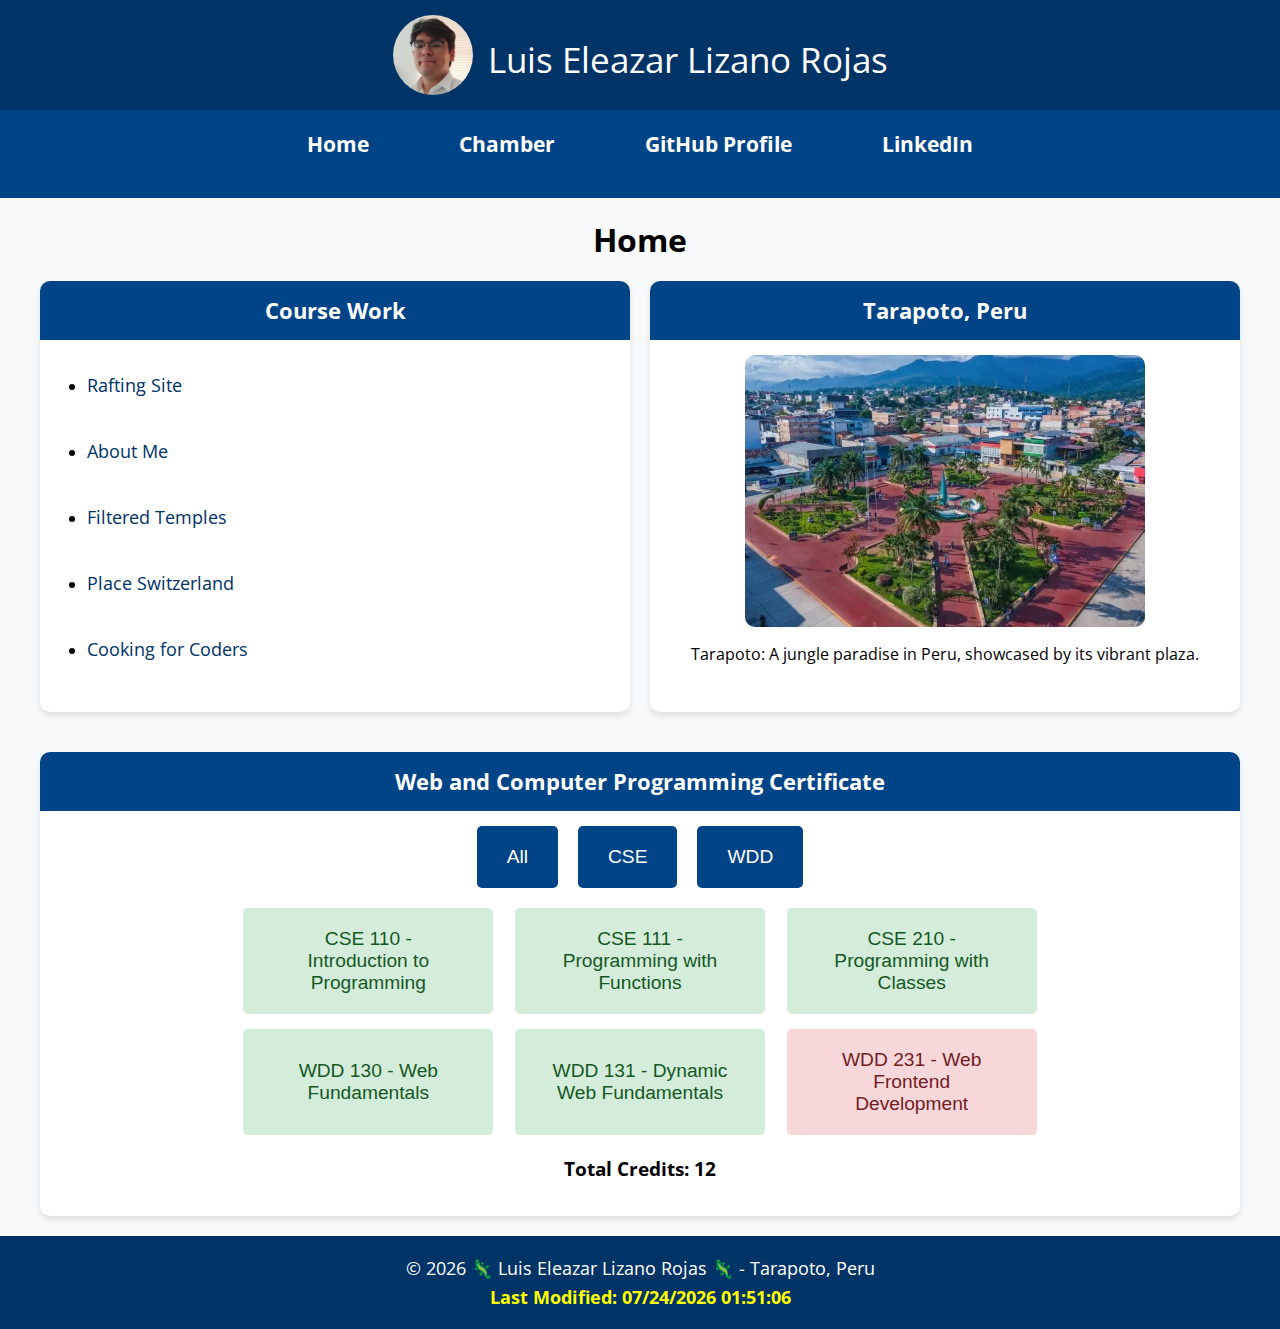
<file: index.html>
<!DOCTYPE html>
<html lang="es">
<head>
  <meta charset="UTF-8">
  <meta name="viewport" content="width=device-width, initial-scale=1.0">
  <title>Course Home Page - Luis Eleazar Lizano Rojas</title>
  <meta name="description" content="Course Home Page for Luis Eleazar Lizano Rojas">
  <meta name="author" content="Luis Eleazar Lizano Rojas">
  <link rel="preconnect" href="https://fonts.googleapis.com">
  <link rel="preconnect" href="https://fonts.gstatic.com" crossorigin>
  <link href="https://fonts.googleapis.com/css2?family=Open+Sans&display=swap" rel="stylesheet">
  <link rel="stylesheet" href="styles/main.css">
  <script defer src="scripts/hamburger.js"></script>
  <script defer src="scripts/date.js"></script>
  <script defer src="scripts/course.js"></script>
</head>
<body>
  <!-- Skip Link for keyboard navigation -->
  <a class="skip-link" href="#maincontent">Skip to main content</a>
  
  <header>
    <div class="header-center">
      <img src="images/profile.jpg" alt="Luis Eleazar Lizano Rojas profile picture">
      <span class="header-name">Luis Eleazar Lizano Rojas</span>
    </div>
    <button
      id="hamburger-btn"
      class="hamburger"
      type="button"
      aria-label="Toggle navigation"
      aria-expanded="false"
      aria-controls="nav-menu"
    >
      ☰
    </button>
  </header>
  
  <nav id="nav-menu">
    <ul>
      <li><a href="index.html" aria-current="page">Home</a></li>
      <li><a href="#">Chamber</a></li>
      <li><a href="https://github.com/Luchogator" target="_blank" rel="noopener">GitHub Profile</a></li>
      <li><a href="https://www.linkedin.com/in/luislizano/" target="_blank" rel="noopener">LinkedIn</a></li>
    </ul>
  </nav>
  
  <main id="maincontent">
    <h1 class="main-title">Home</h1>
    <div class="grid-container">
      <section class="course-work">
        <h2>Course Work</h2>
        <div class="content">
          <ul>
            <li><a href="https://luchogator.github.io/wdd130/wwr/" target="_blank" rel="noopener">Rafting Site</a></li>
            <li><a href="https://luchogator.github.io/wdd131/" target="_blank" rel="noopener">About Me</a></li>
            <li><a href="https://luchogator.github.io/wdd131/filtered-temples.html" target="_blank" rel="noopener">Filtered Temples</a></li>
            <li><a href="https://luchogator.github.io/wdd131/place.html" target="_blank" rel="noopener">Place Switzerland</a></li>
            <li><a href="https://luchogator.github.io/wdd131/project/" target="_blank" rel="noopener">Cooking for Coders</a></li>
          </ul>
        </div>
      </section>
      <section class="location">
        <h2>Tarapoto, Peru</h2>
        <div class="content">
          <img src="images/tarapoto.webp" alt="Tarapoto, Peru" loading="lazy">
          <p>Tarapoto: A jungle paradise in Peru, showcased by its vibrant plaza.</p>
        </div>
      </section>
    </div>
    <section class="certificate">
      <h2>Web and Computer Programming Certificate</h2>
      <div class="content">
        <div class="filter-buttons">
          <button id="all" aria-pressed="true">All</button>
          <button id="cse" aria-pressed="false">CSE</button>
          <button id="wdd" aria-pressed="false">WDD</button>
        </div>
        <div class="courses" id="courses"></div>
        <p id="total-credits"></p>
      </div>
    </section>
  </main>
  
  <footer>
    <p class="footer-text">© <span id="currentYear"></span> 🦎 Luis Eleazar Lizano Rojas 🦎 - Tarapoto, Peru</p>
    <p class="footer-text" id="lastModified">Last Modified: <span id="lastModifiedDate"></span></p>
  </footer>
</body>
</html>
</file>
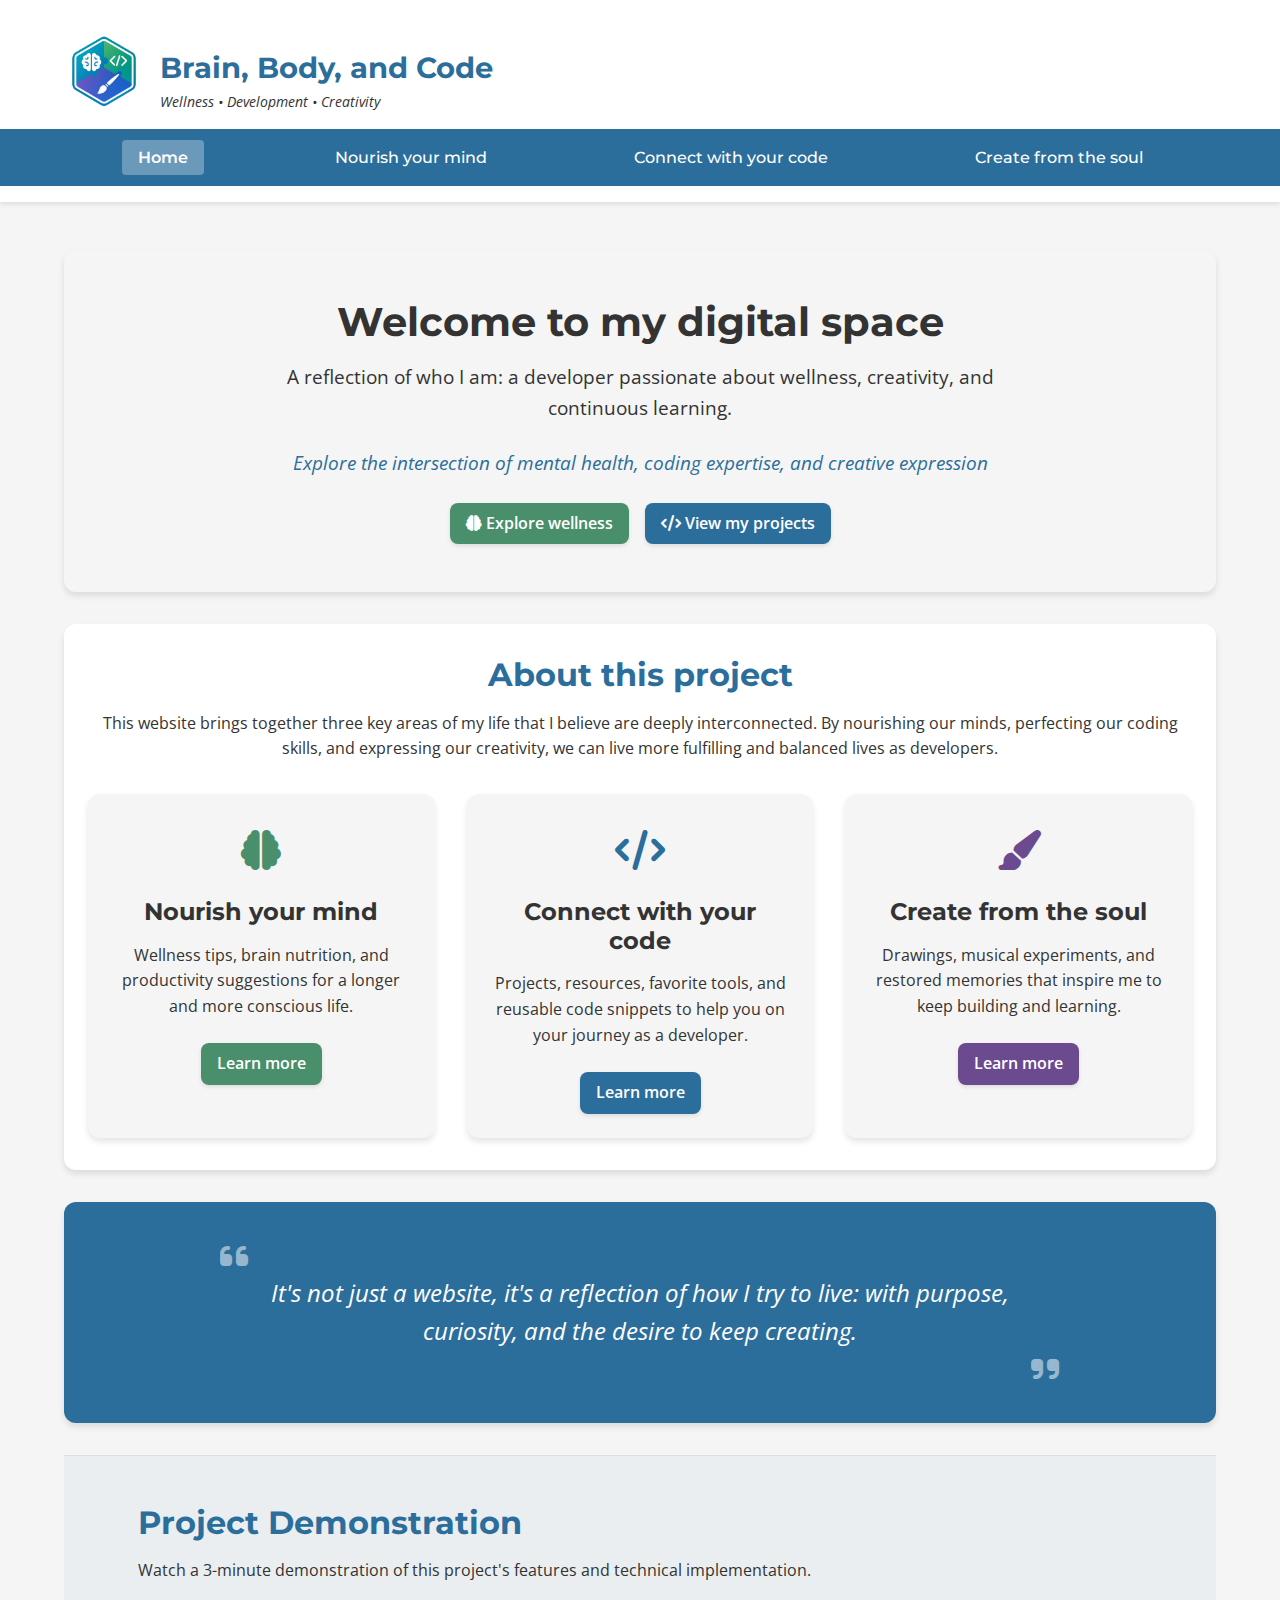
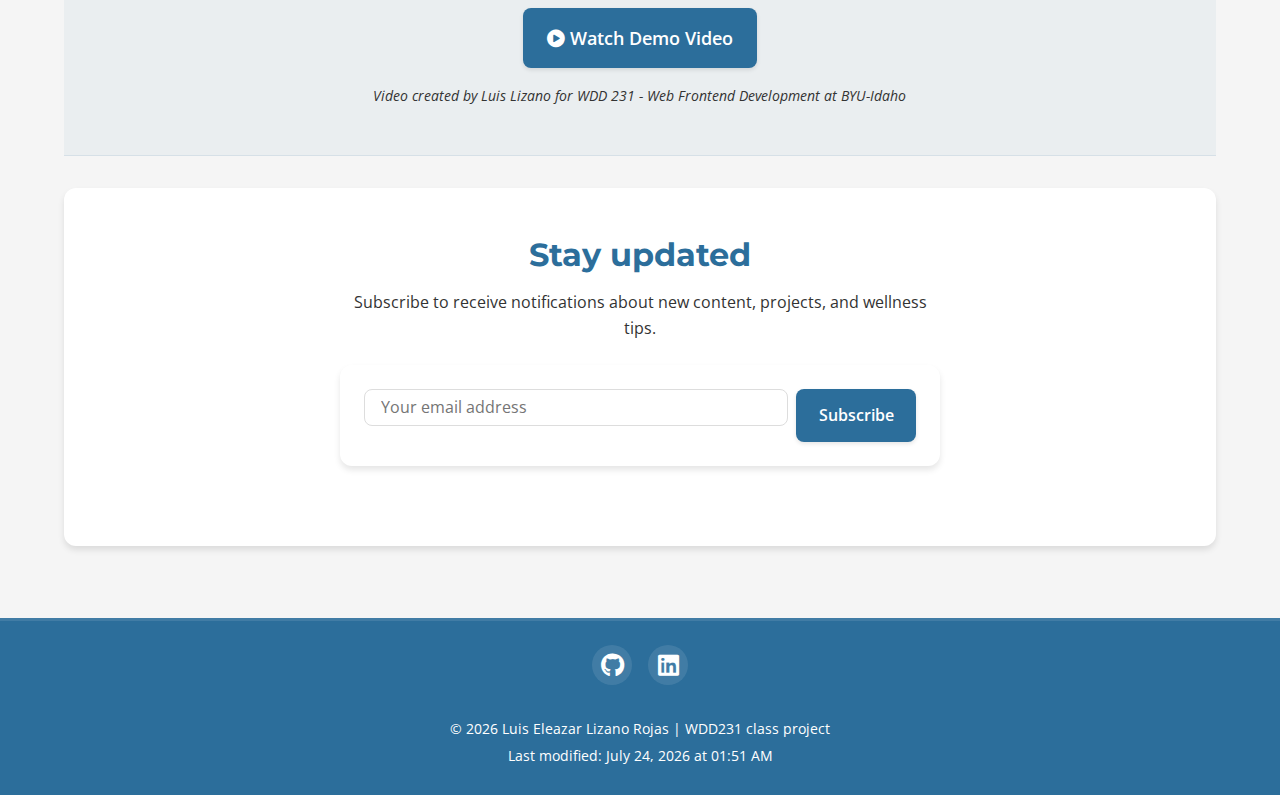
<file: bbc/index.html>
<!DOCTYPE html>
<html lang="en">

<head>
  <meta charset="UTF-8">
  <meta name="viewport" content="width=device-width, initial-scale=1.0">
  <meta name="description" content="Explore the connection between mental wellness, programming skills, and creative expression. A project by Luis Lizano for WDD 231 at BYU-Idaho.">
  <meta name="author" content="Luis Lizano">
  <meta name="keywords" content="web development, wellness, creativity, programming, mental health">
  
  <!-- Open Graph Meta Tags for better social sharing -->
  <meta property="og:title" content="Brain, Body, and Code">
  <meta property="og:description" content="Explore the intersection of mental health, coding expertise, and creative expression">
  <meta property="og:image" content="images/logo-bbc.png">
  <meta property="og:url" content="https://luchogator.github.io/wdd231/bbc/">
  <meta property="og:type" content="website">
  
  <title>Brain, Body, and Code</title>
  
  <!-- Preconnect to external resources -->
  <link rel="preconnect" href="https://fonts.googleapis.com">
  <link rel="preconnect" href="https://fonts.gstatic.com" crossorigin>
  <link rel="preconnect" href="https://cdnjs.cloudflare.com">
  
  <!-- Favicon -->
  <link rel="icon" href="images/favicon.ico" type="image/x-icon">
  
  <!-- Fonts -->
  <link href="https://fonts.googleapis.com/css2?family=Montserrat:wght@400;500;600;700&family=Open+Sans:wght@400;600&display=swap" rel="stylesheet">
  
  <!-- Font Awesome -->
  <link rel="stylesheet" href="https://cdnjs.cloudflare.com/ajax/libs/font-awesome/6.4.0/css/all.min.css">
  
  <!-- CSS -->
  <link rel="stylesheet" href="styles/normalize.css">
  <link rel="stylesheet" href="styles/base.css">

  <!-- Scripts -->
  <script defer src="scripts/main.js"></script>
  <script defer src="scripts/date.js"></script>
</head>

<body class="home-page">
  <header>
    <div class="header-content">
      <div class="logo-container">
        <img src="images/logo-bbc.png" alt="Brain, Body, and Code Logo" class="logo">
        <div class="site-name">
          <h1>Brain, Body, and Code</h1>
          <p class="tagline">Wellness • Development • Creativity</p>
        </div>
      </div>
      <button id="hamburger-btn" aria-label="Toggle Menu">
        <span>&#9776;</span>
      </button>
    </div>
    <nav>
      <div class="container">
        <ul id="primary-nav">
          <li><a href="index.html" class="active">Home</a></li>
          <li><a href="mind.html">Nourish your mind</a></li>
          <li><a href="code.html">Connect with your code</a></li>
          <li><a href="soul.html">Create from the soul</a></li>
        </ul>
      </div>
    </nav>
  </header>

  <main>
    <section class="hero">
      <div class="hero-content">
        <h2>Welcome to my digital space</h2>
        <p>A reflection of who I am: a developer passionate about wellness, creativity, and continuous learning.</p>
        <p class="hero-subtitle">Explore the intersection of mental health, coding expertise, and creative expression</p>
        <div class="cta-buttons">
          <a href="mind.html" class="btn mind-btn"><i class="fas fa-brain"></i> Explore wellness</a>
          <a href="code.html" class="btn code-btn"><i class="fas fa-code"></i> View my projects</a>
        </div>
      </div>
    </section>

    <section class="intro">
      <h2>About this project</h2>
      <p>This website brings together three key areas of my life that I believe are deeply interconnected. By nourishing our minds, perfecting our coding skills, and expressing our creativity, we can live more fulfilling and balanced lives as developers.</p>
      
      <div class="section-cards">
        <div class="card">
          <div class="card-icon">
            <i class="fas fa-brain"></i>
          </div>
          <h3>Nourish your mind</h3>
          <p>Wellness tips, brain nutrition, and productivity suggestions for a longer and more conscious life.</p>
          <a href="mind.html" class="btn mind-btn">Learn more</a>
        </div>
        
        <div class="card">
          <div class="card-icon">
            <i class="fas fa-code"></i>
          </div>
          <h3>Connect with your code</h3>
          <p>Projects, resources, favorite tools, and reusable code snippets to help you on your journey as a developer.</p>
          <a href="code.html" class="btn code-btn">Learn more</a>
        </div>
        
        <div class="card">
          <div class="card-icon">
            <i class="fas fa-paint-brush"></i>
          </div>
          <h3>Create from the soul</h3>
          <p>Drawings, musical experiments, and restored memories that inspire me to keep building and learning.</p>
          <a href="soul.html" class="btn soul-btn">Learn more</a>
        </div>
      </div>
    </section>
    
    <section class="quote">
      <div class="quote-content">
        <i class="quote-mark open fas fa-quote-left"></i>
        <blockquote>
          It's not just a website, it's a reflection of how I try to live: with purpose, curiosity, and the desire to keep creating.
        </blockquote>
        <i class="quote-mark close fas fa-quote-right"></i>
      </div>
    </section>
    
    <section class="demo-video">
      <div class="container">
        <h2>Project Demonstration</h2>
        <p>Watch a 3-minute demonstration of this project's features and technical implementation.</p>
        <div class="video-container">
          <a href="https://www.loom.com/share/9b8acd4018ec4a9fb71554ea3c32a2e2?sid=9f29f21b-90d7-4499-b04a-0e1468e1df4c" target="_blank" class="btn primary-btn">
            <i class="fas fa-play-circle"></i> Watch Demo Video
          </a>
          <p class="video-note">Video created by Luis Lizano for WDD 231 - Web Frontend Development at BYU-Idaho</p>
        </div>
      </div>
    </section>
    
    <section class="newsletter">
      <div class="newsletter-content">
        <h2>Stay updated</h2>
        <p>Subscribe to receive notifications about new content, projects, and wellness tips.</p>
        <form class="newsletter-form">
          <input type="email" placeholder="Your email address" required>
          <button type="submit" class="btn primary-btn">Subscribe</button>
        </form>
      </div>
    </section>
  </main>

  <footer>
    <div class="footer-content">
      <div class="social-links">
        <a href="https://github.com/luchogator" target="_blank" aria-label="GitHub profile">
          <i class="fab fa-github"></i>
        </a>
        <a href="https://www.linkedin.com/in/luislizano/" target="_blank" aria-label="LinkedIn profile">
          <i class="fab fa-linkedin"></i>
        </a>
      </div>
      <div class="footer-info">
        <p>&copy; <span id="current-year"></span> Luis Eleazar Lizano Rojas | WDD231 class project</p>
        <p>Last modified: <span id="last-modified"></span></p>
      </div>
    </div>
  </footer>
</body>

</html>
</file>
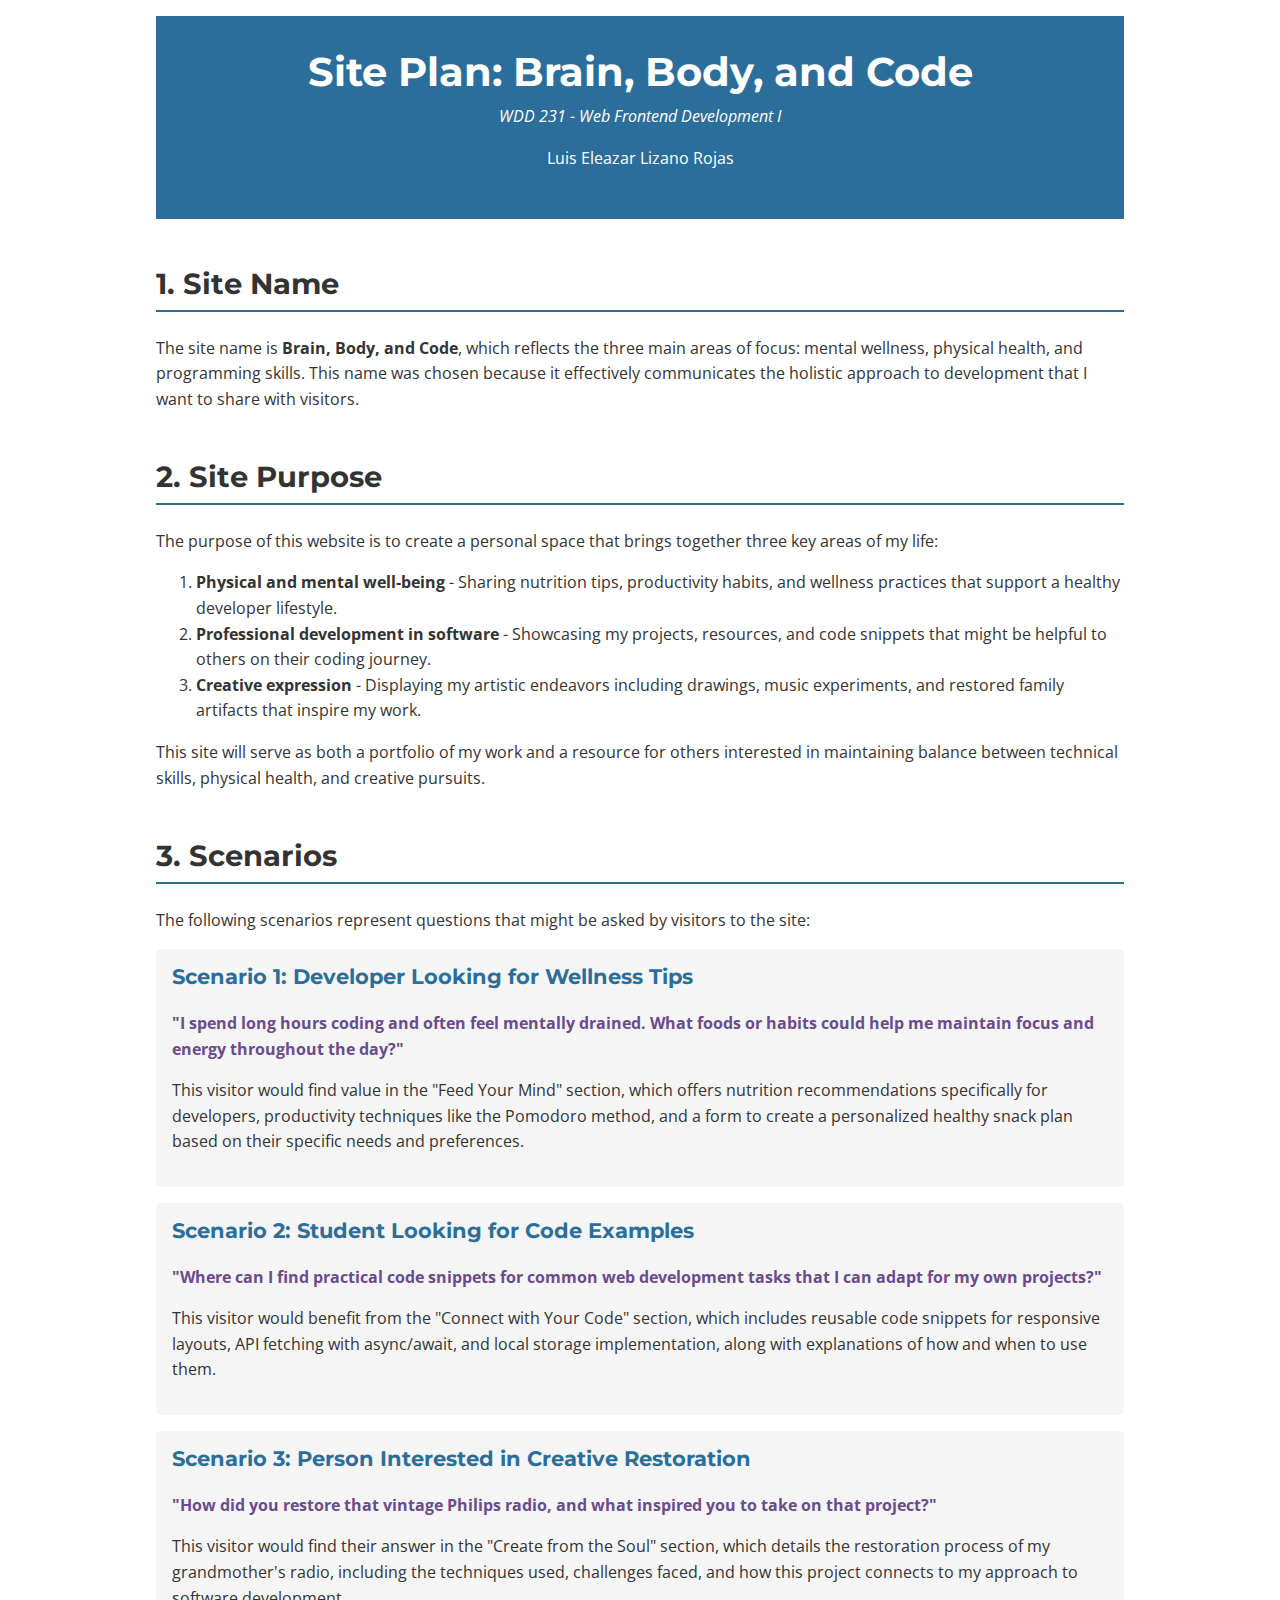
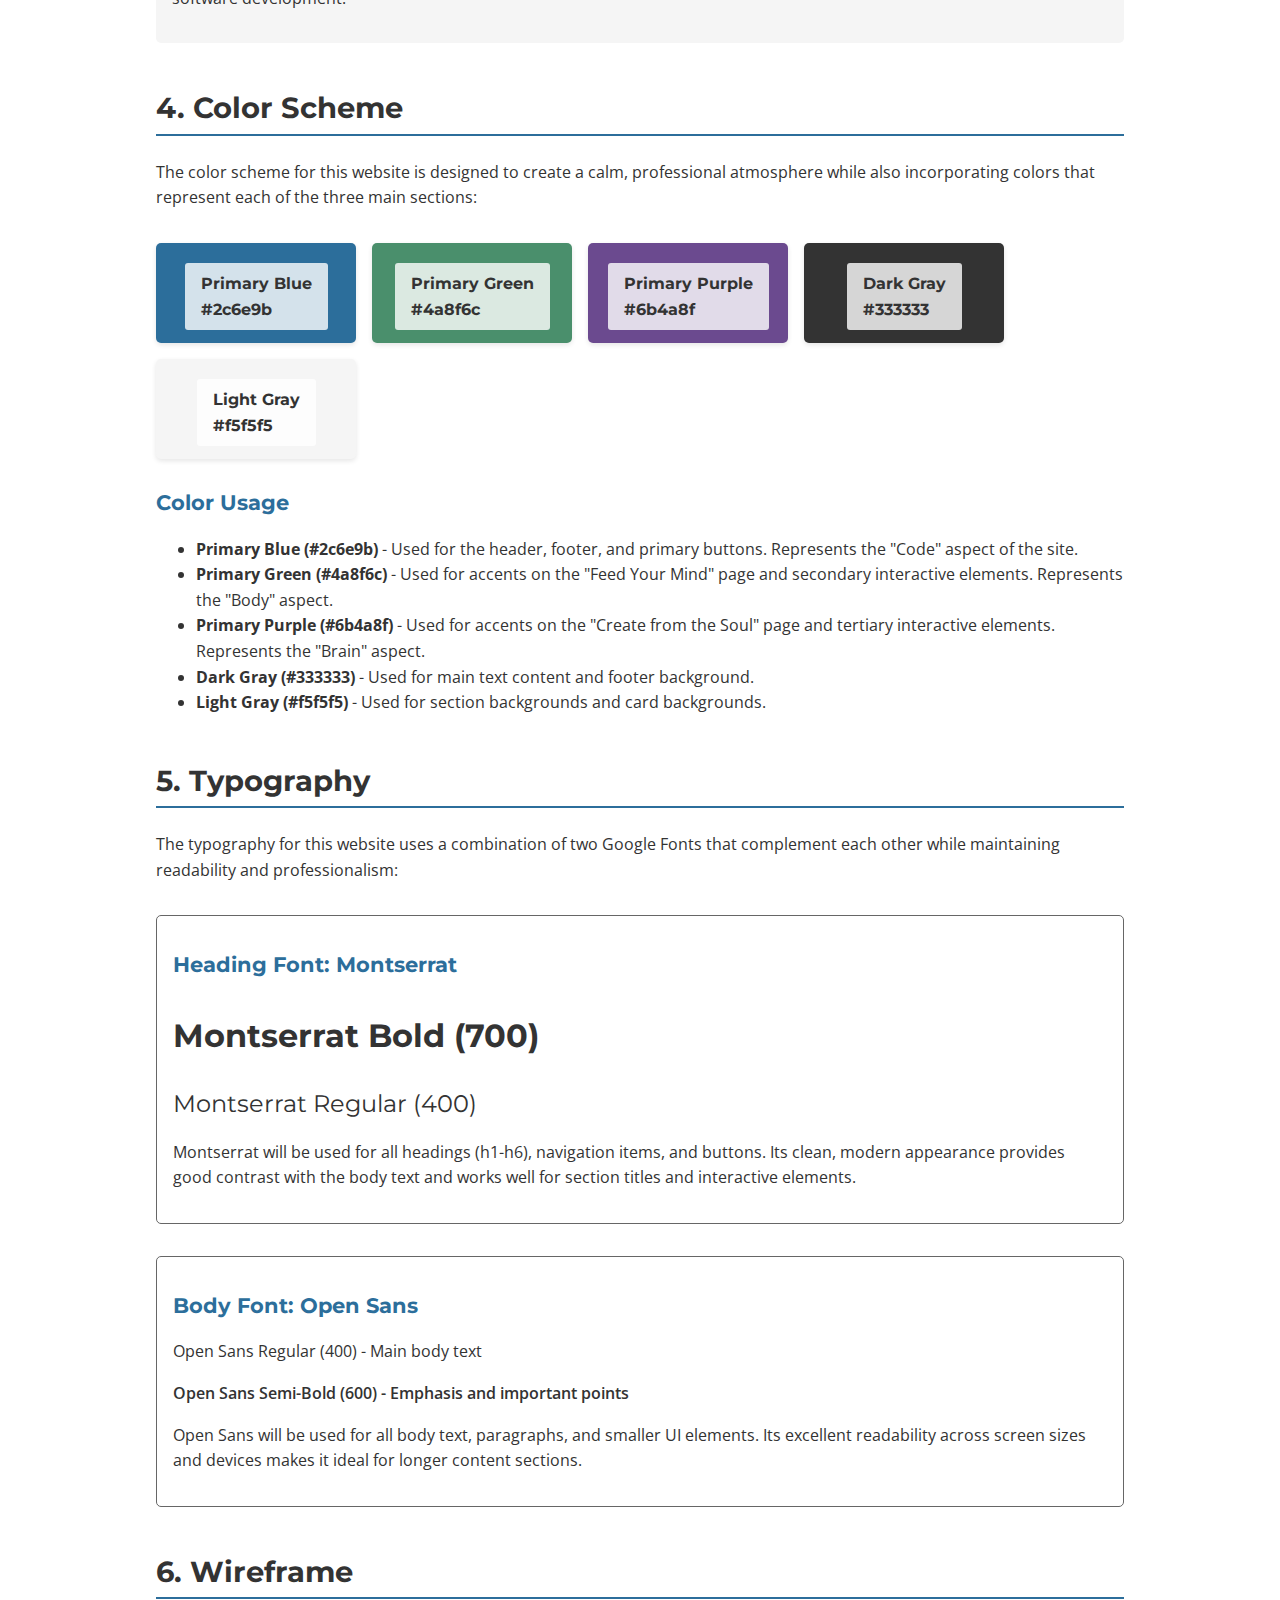
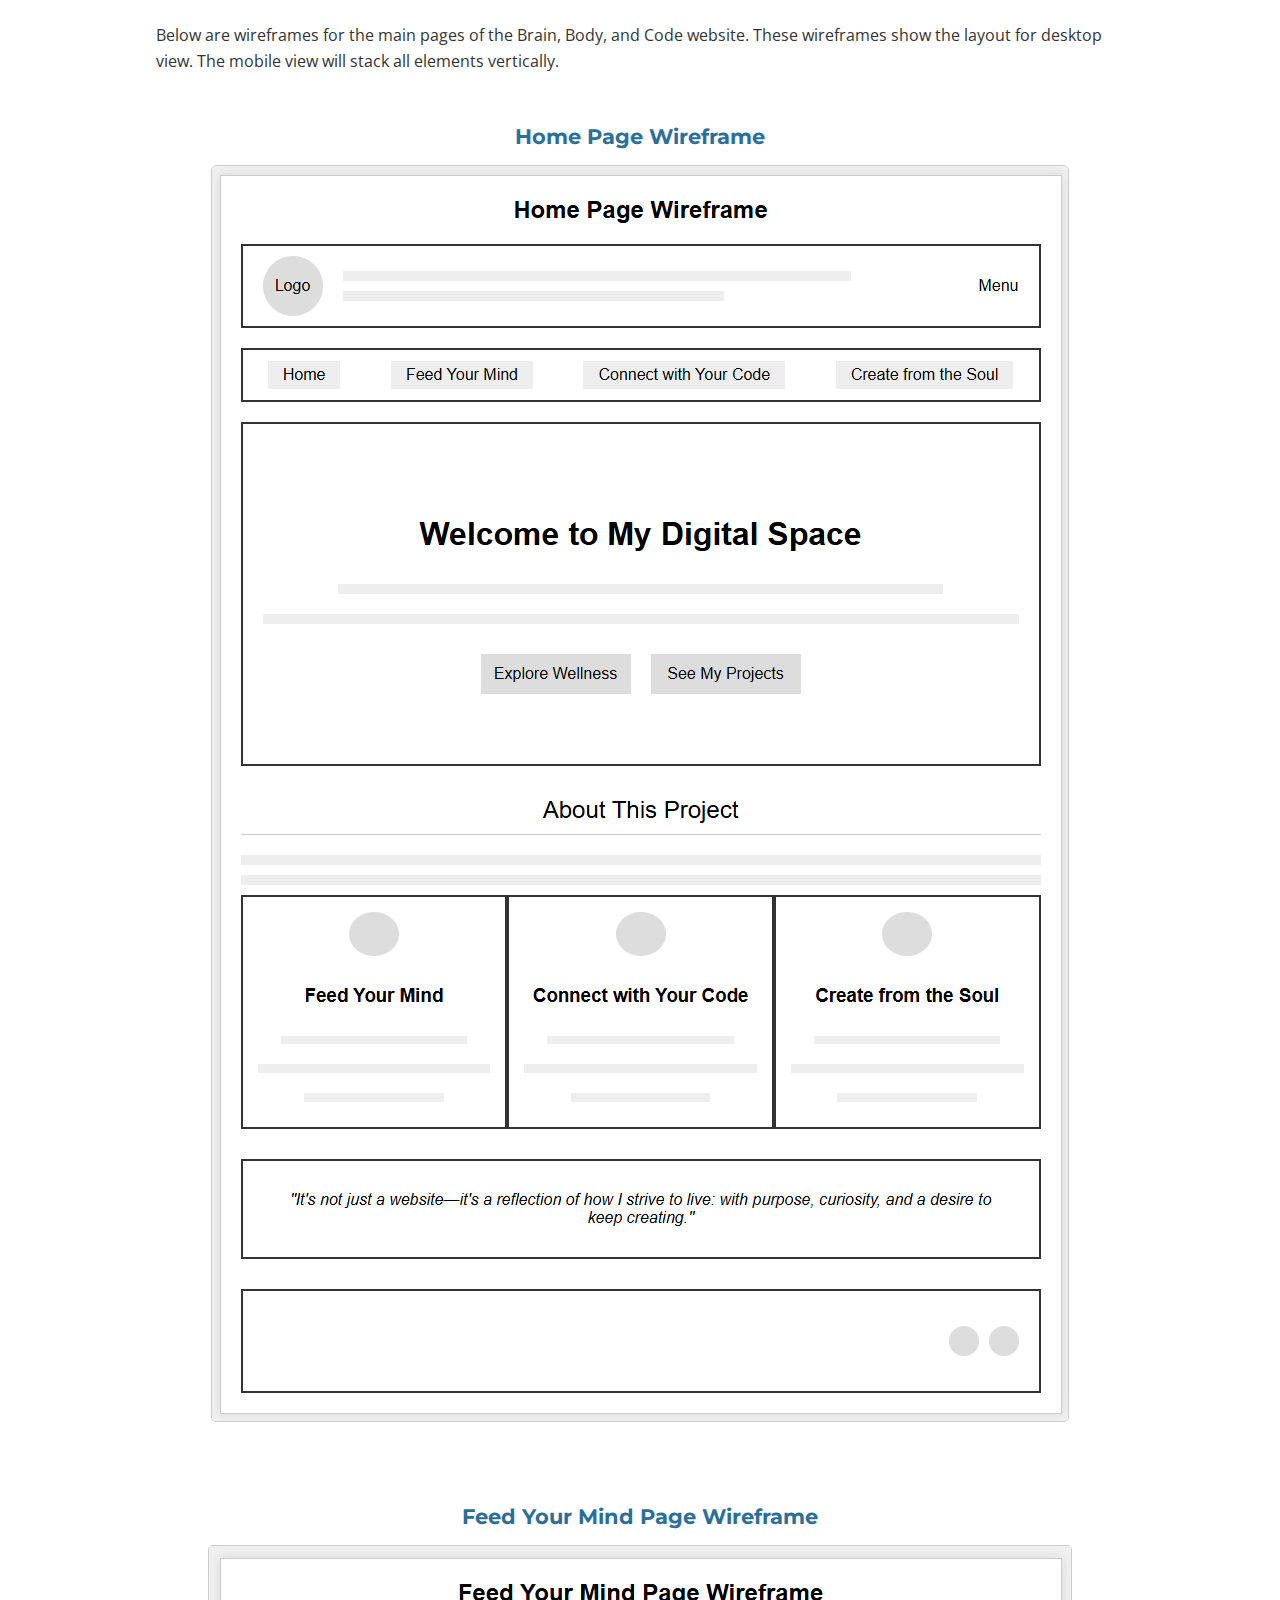
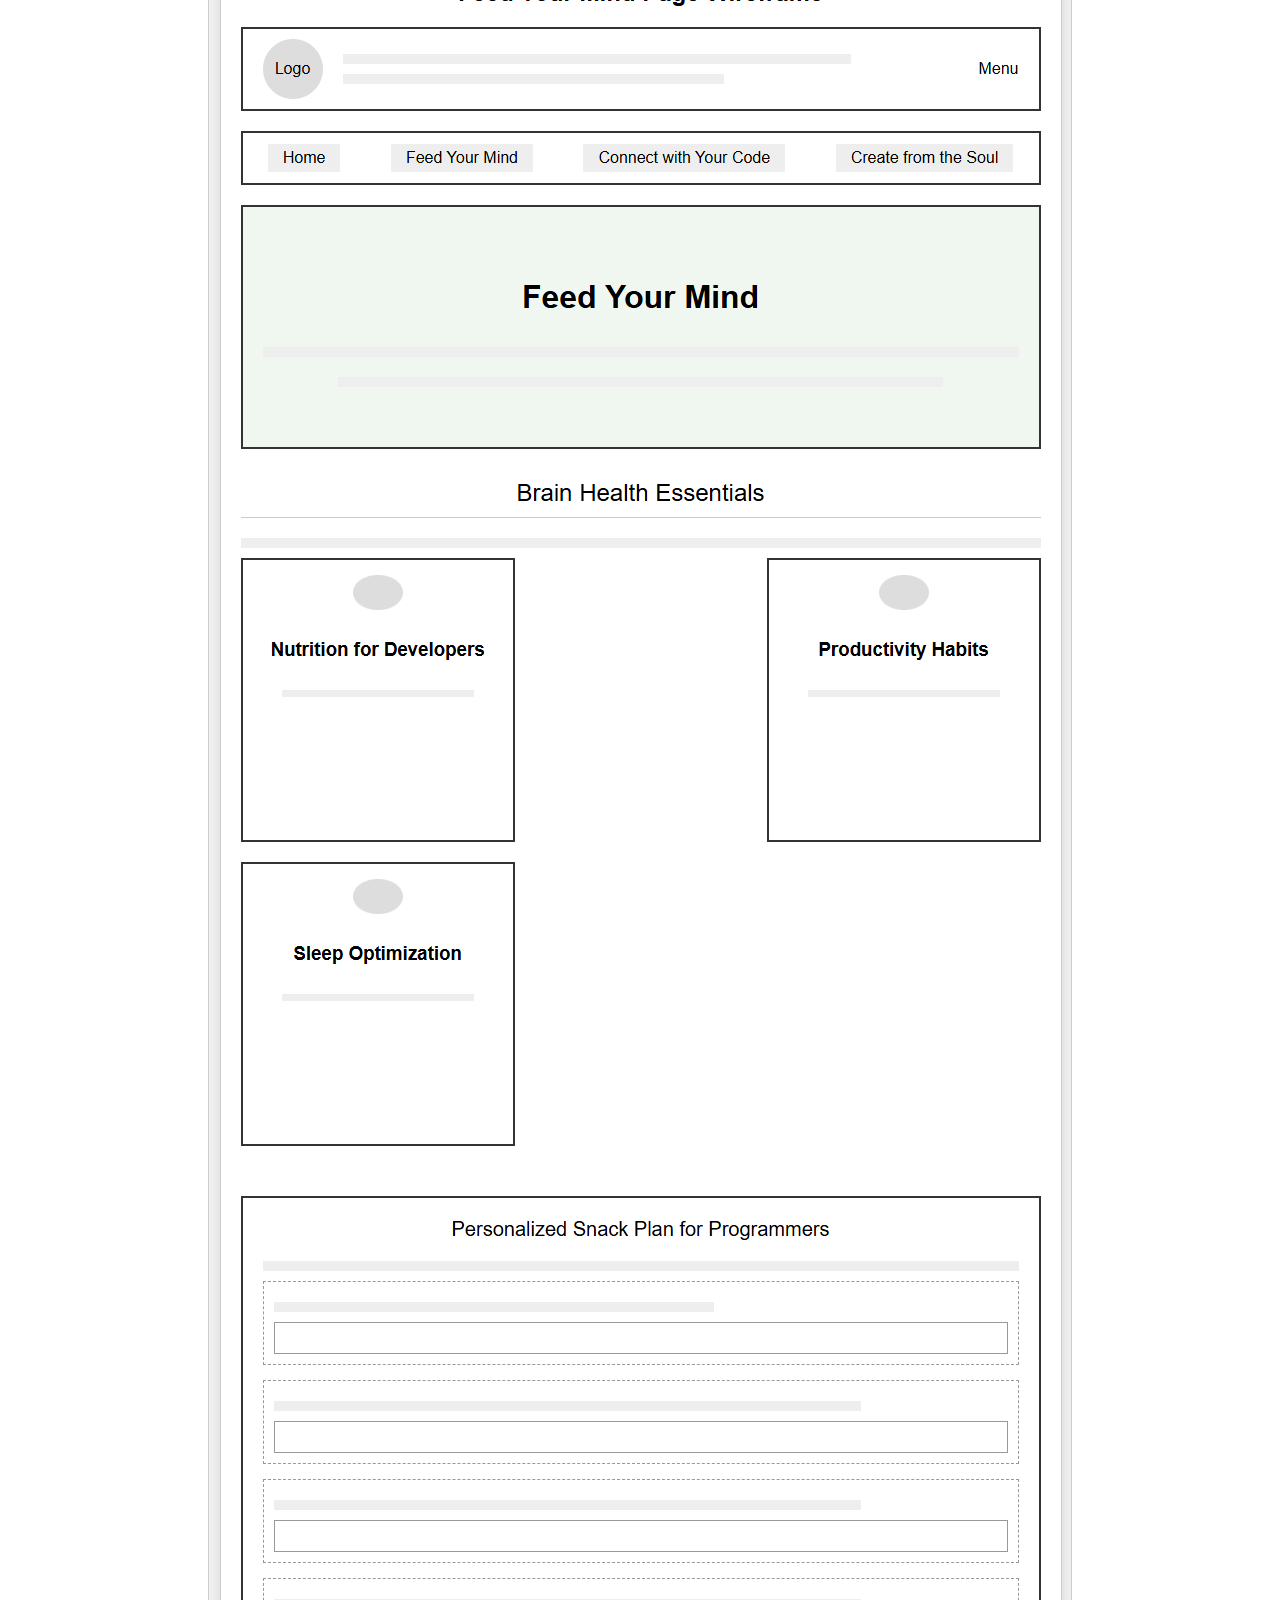
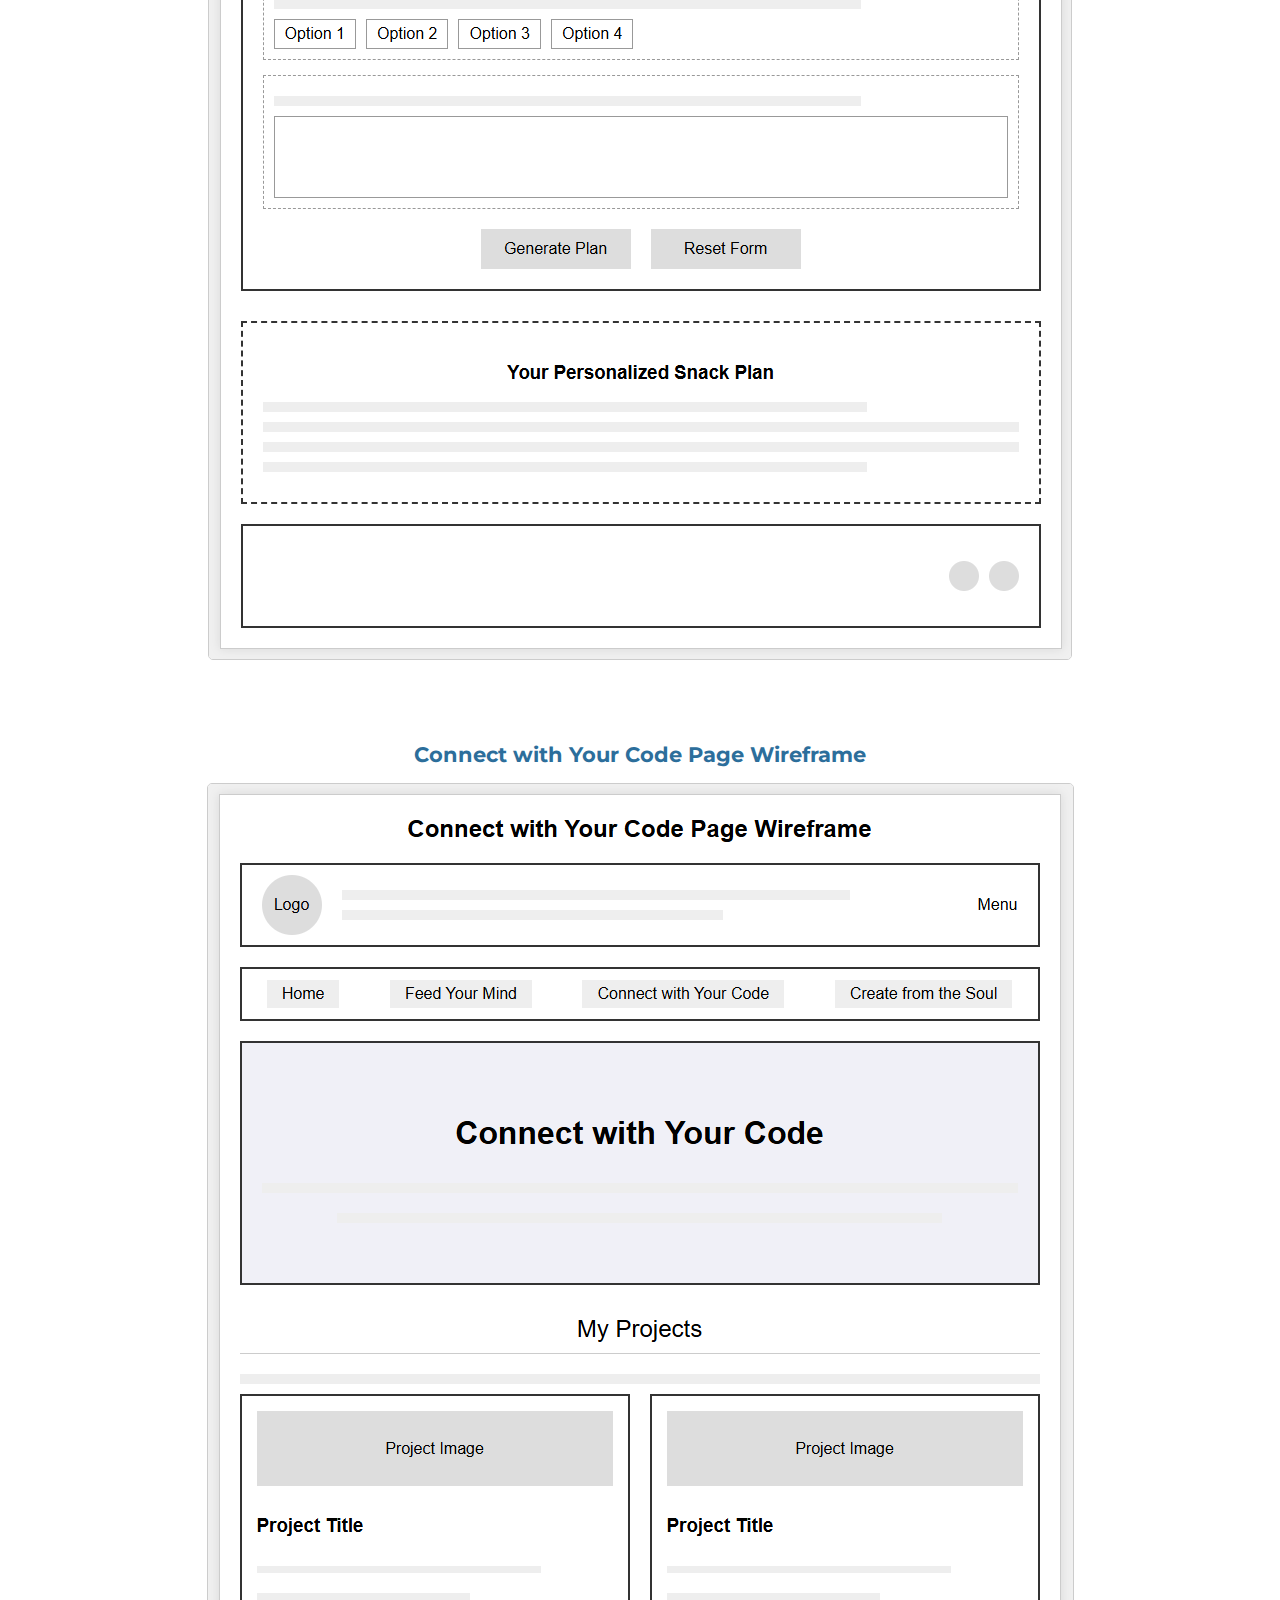
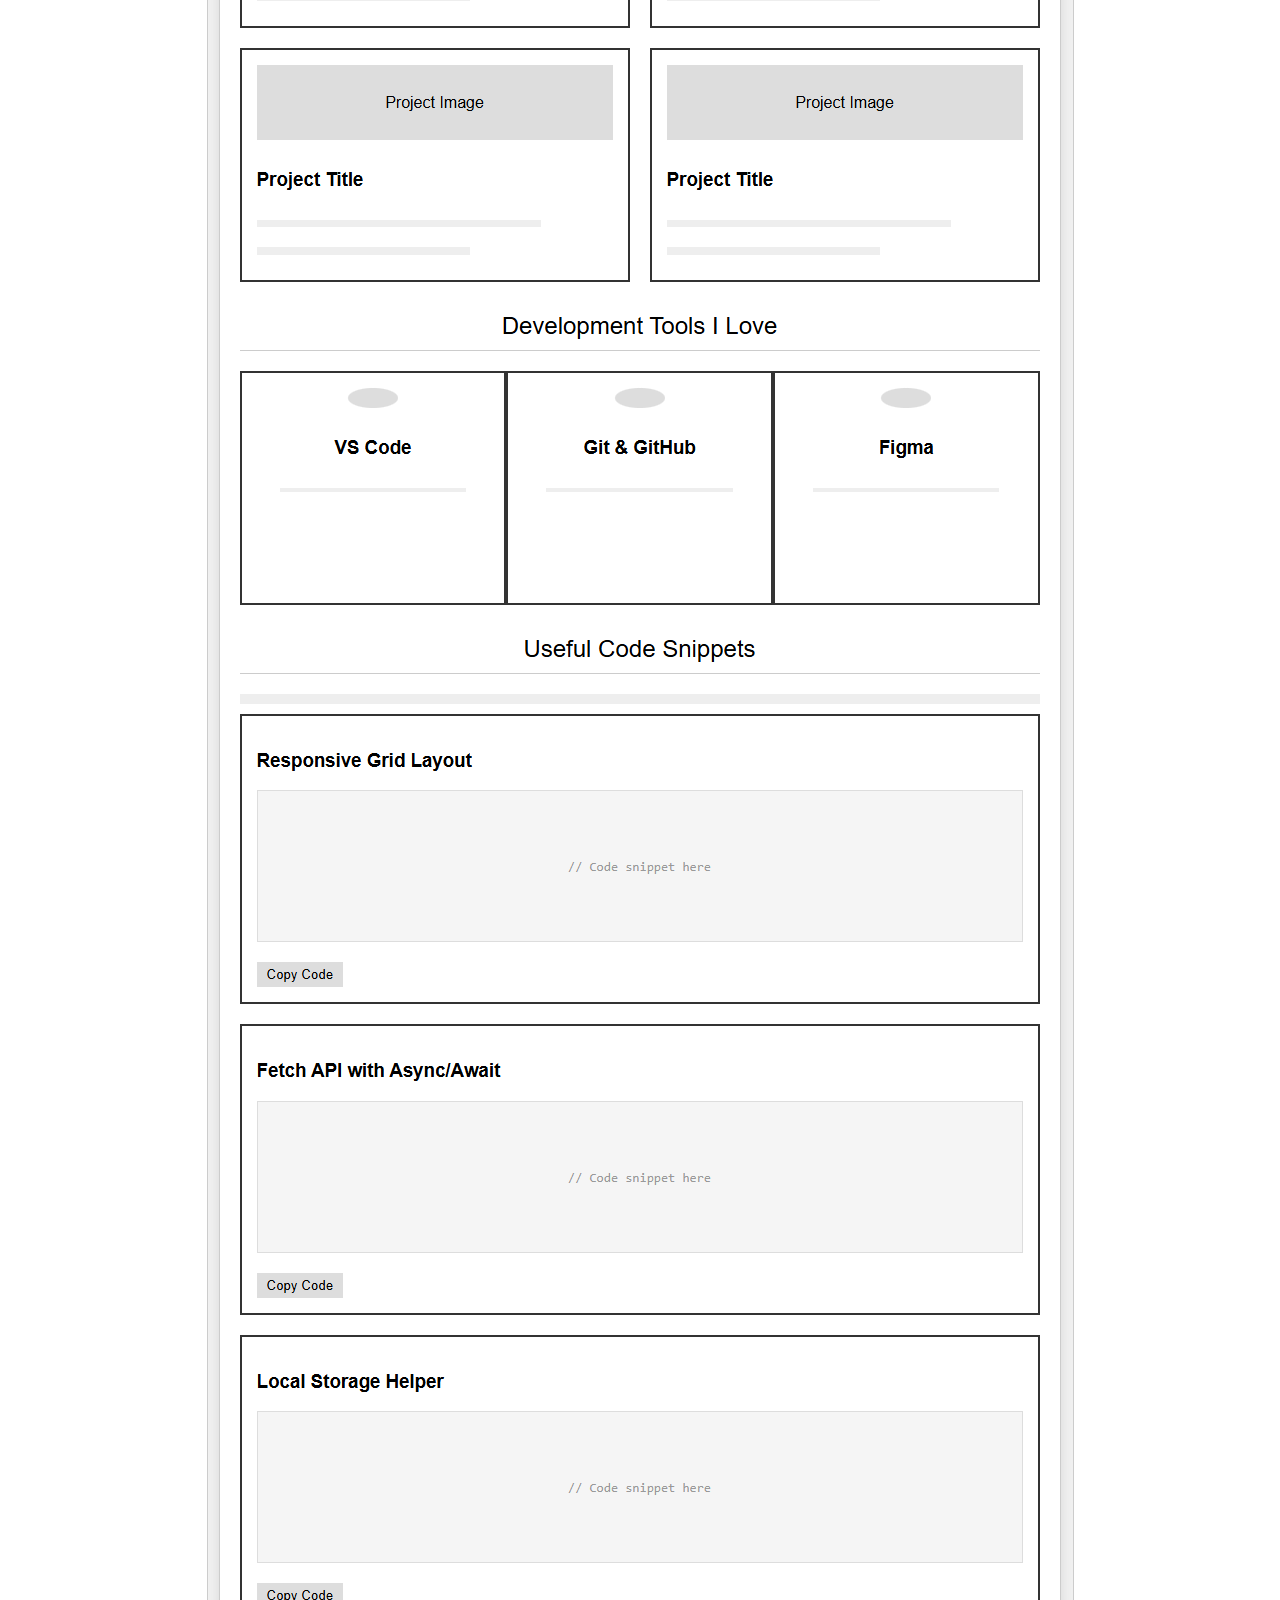
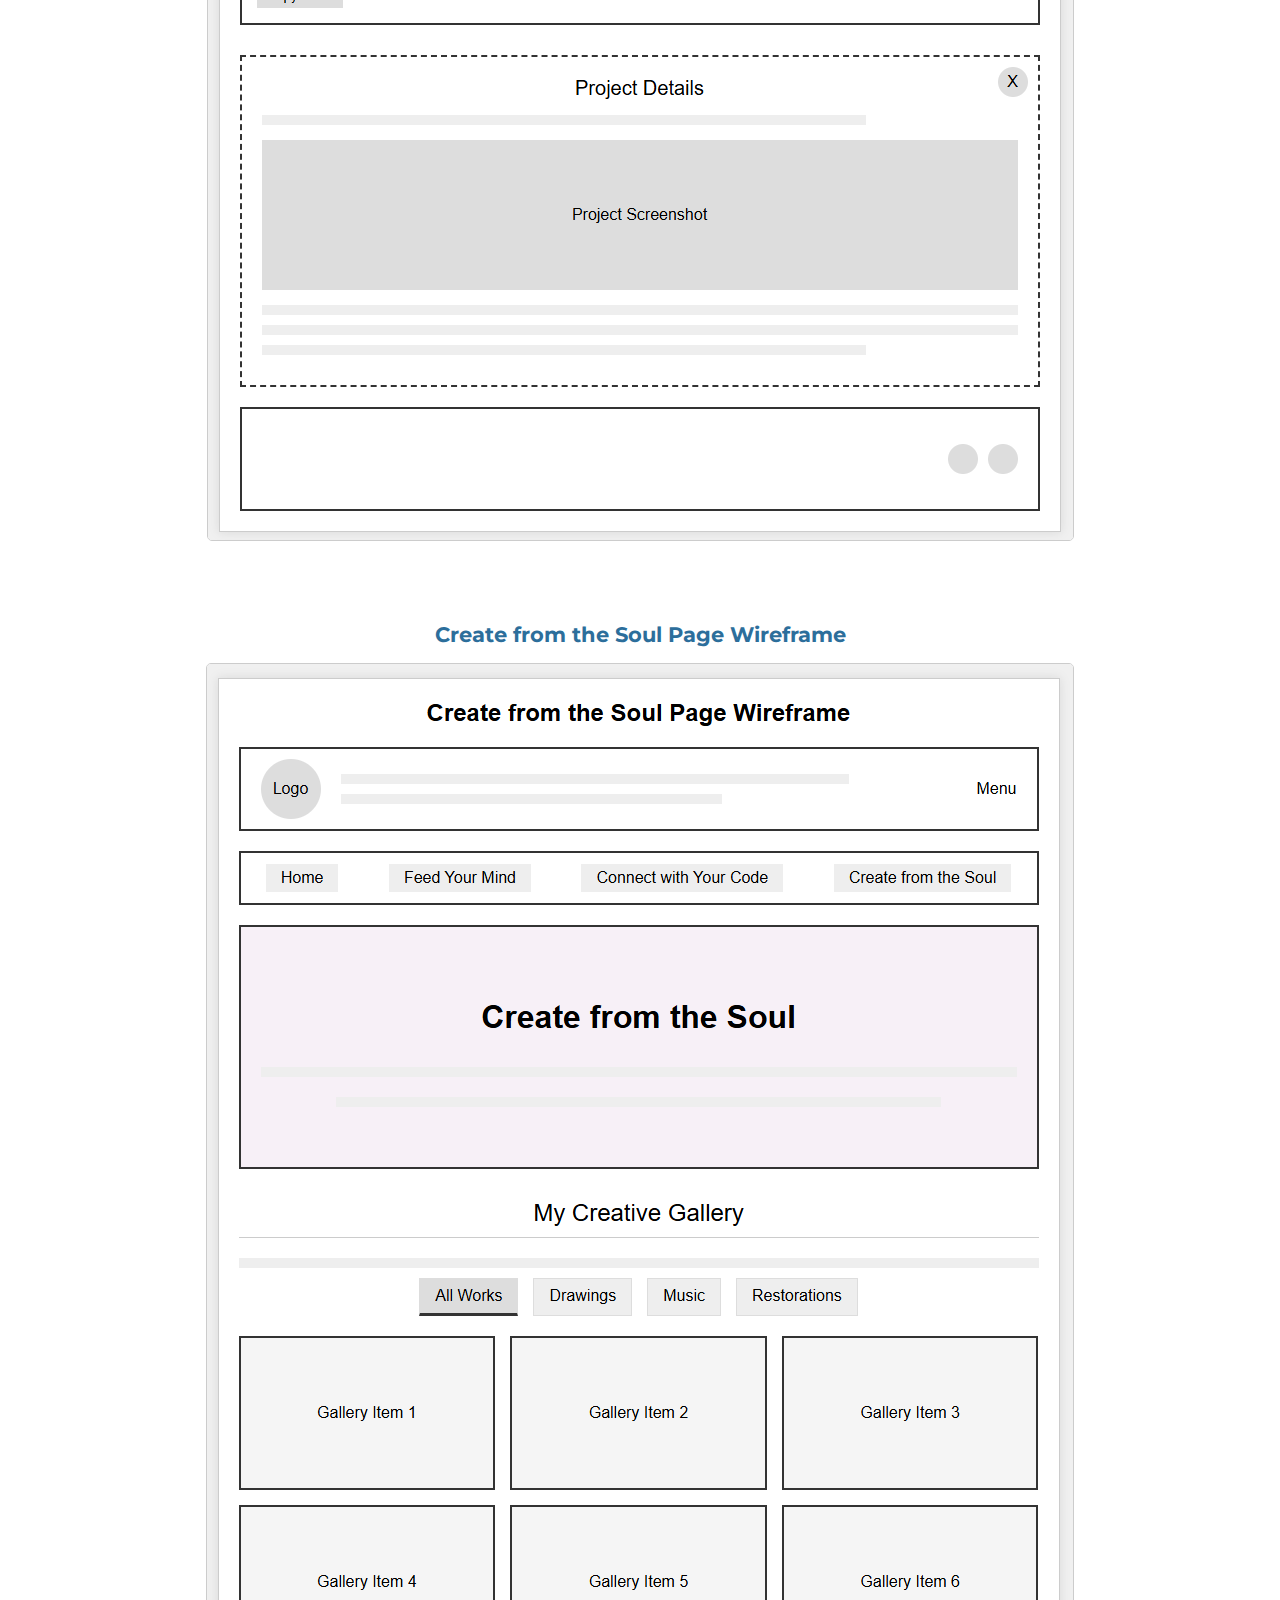
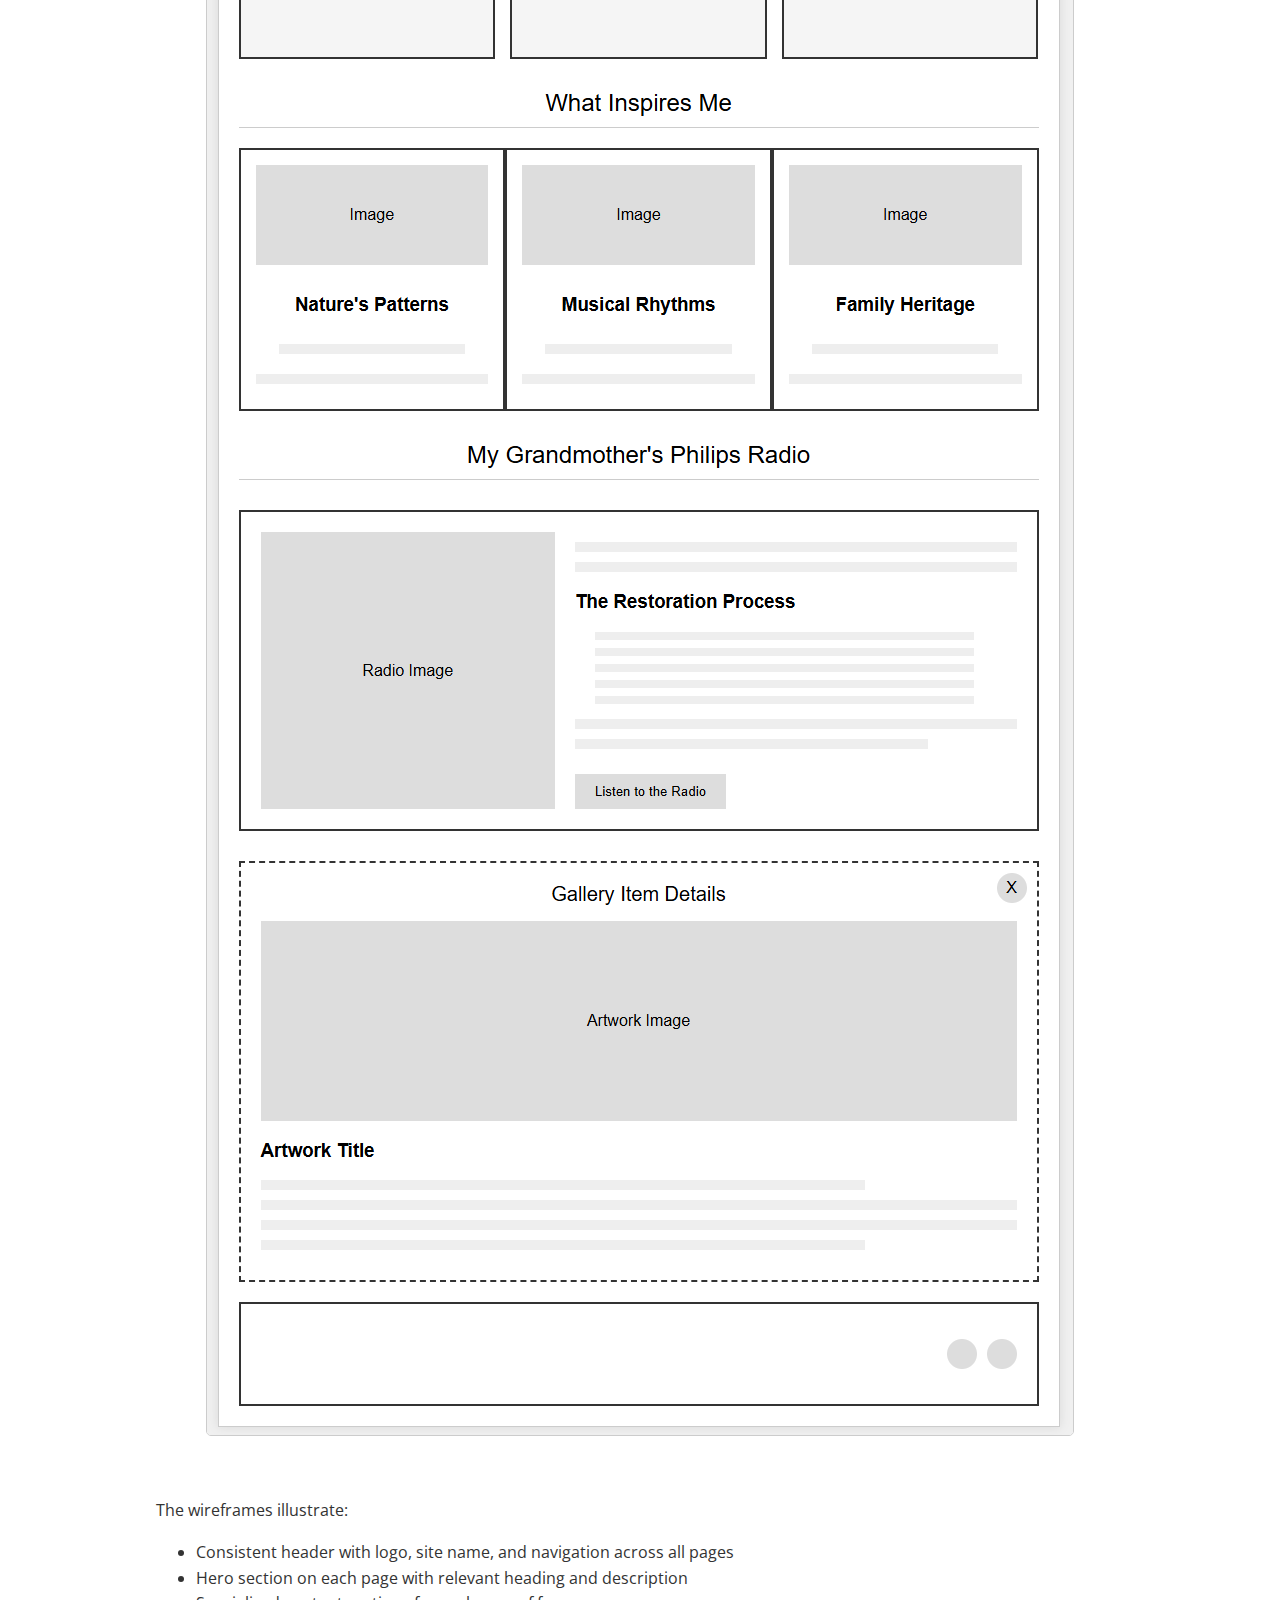
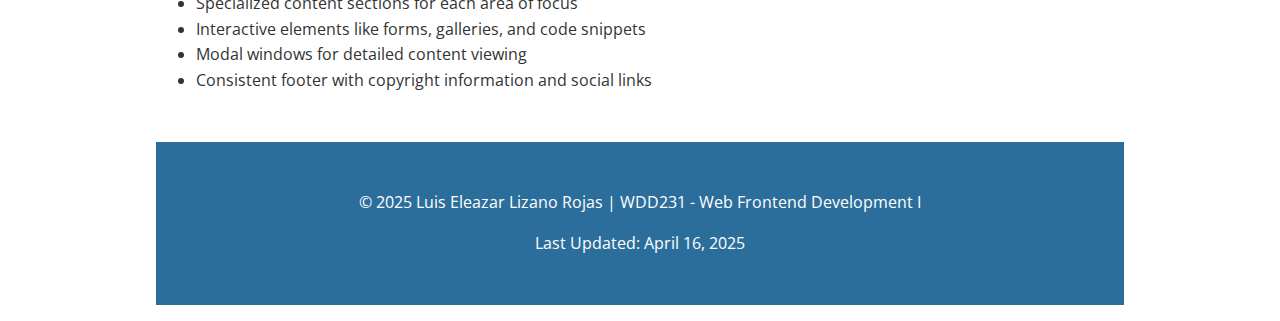
<file: site-plan/index.html>
<!DOCTYPE html>
<html lang="en">
<head>
  <meta charset="UTF-8">
  <meta name="viewport" content="width=device-width, initial-scale=1.0">
  <title>Site Plan: Brain, Body, and Code</title>
  <meta name="description" content="Site plan for the Brain, Body, and Code personal website project">
  <meta name="author" content="Luis Eleazar Lizano Rojas">
  
  <!-- Google Fonts -->
  <link rel="preconnect" href="https://fonts.googleapis.com">
  <link rel="preconnect" href="https://fonts.gstatic.com" crossorigin>
  <link href="https://fonts.googleapis.com/css2?family=Open+Sans:wght@400;600&family=Montserrat:wght@400;700&display=swap" rel="stylesheet">
  
  <style>
    :root {
      /* Color Palette */
      --primary-blue: #2c6e9b;
      --primary-green: #4a8f6c;
      --primary-purple: #6b4a8f;
      --dark-gray: #333333;
      --medium-gray: #666666;
      --light-gray: #f5f5f5;
      --white: #ffffff;
      
      /* Typography */
      --heading-font: 'Montserrat', sans-serif;
      --body-font: 'Open Sans', sans-serif;
      
      /* Spacing */
      --spacing-sm: 0.5rem;
      --spacing-md: 1rem;
      --spacing-lg: 2rem;
      --spacing-xl: 3rem;
    }
    
    * {
      box-sizing: border-box;
    }
    
    html {
      font-size: 16px;
    }
    
    body {
      font-family: var(--body-font);
      line-height: 1.6;
      color: var(--dark-gray);
      max-width: 1000px;
      margin: 0 auto;
      padding: var(--spacing-md);
      background-color: var(--white);
    }
    
    header, footer {
      background-color: var(--primary-blue);
      color: var(--white);
      padding: var(--spacing-lg);
      text-align: center;
      margin-bottom: var(--spacing-lg);
    }
    
    footer {
      margin-top: var(--spacing-xl);
      margin-bottom: 0;
    }
    
    h1, h2, h3, h4 {
      font-family: var(--heading-font);
      line-height: 1.2;
    }
    
    h1 {
      font-size: 2.5rem;
      margin: 0;
    }
    
    h2 {
      font-size: 1.8rem;
      border-bottom: 2px solid var(--primary-blue);
      padding-bottom: var(--spacing-sm);
      margin-top: var(--spacing-xl);
    }
    
    h3 {
      font-size: 1.3rem;
      color: var(--primary-blue);
    }
    
    p {
      margin-bottom: var(--spacing-md);
    }
    
    .subtitle {
      font-style: italic;
      margin-top: var(--spacing-sm);
    }
    
    section {
      margin-bottom: var(--spacing-xl);
    }
    
    .color-palette {
      display: flex;
      flex-wrap: wrap;
      gap: var(--spacing-md);
      margin: var(--spacing-lg) 0;
    }
    
    .color-sample {
      width: 200px;
      height: 100px;
      display: flex;
      flex-direction: column;
      justify-content: center;
      align-items: center;
      border-radius: 5px;
      box-shadow: 0 2px 5px rgba(0,0,0,0.1);
    }
    
    .color-name {
      background-color: rgba(255, 255, 255, 0.8);
      padding: var(--spacing-sm) var(--spacing-md);
      border-radius: 3px;
      margin-top: var(--spacing-sm);
      font-family: var(--heading-font);
      font-weight: bold;
    }
    
    .typography-sample {
      margin: var(--spacing-lg) 0;
      padding: var(--spacing-md);
      border: 1px solid var(--medium-gray);
      border-radius: 5px;
    }
    
    .font-montserrat {
      font-family: var(--heading-font);
    }
    
    .font-opensans {
      font-family: var(--body-font);
    }
    
    .wireframes-container {
      display: flex;
      flex-direction: column;
      gap: 30px;
      margin: 30px 0;
    }
    
    .wireframe {
      margin-bottom: var(--spacing-lg);
      text-align: center;
    }
    
    .wireframe img {
      max-width: 100%;
      height: auto;
      border: 1px solid var(--medium-gray);
      border-radius: 5px;
    }
    
    .scenario {
      background-color: var(--light-gray);
      padding: var(--spacing-md);
      border-radius: 5px;
      margin-bottom: var(--spacing-md);
    }
    
    .scenario h3 {
      margin-top: 0;
    }
    
    .scenario-question {
      font-weight: bold;
      color: var(--primary-purple);
    }
    
    .scenario-answer {
      margin-top: var(--spacing-sm);
    }
    
    @media screen and (max-width: 600px) {
      html {
        font-size: 14px;
      }
      
      .color-palette {
        flex-direction: column;
        align-items: center;
      }
    }
  </style>
</head>
<body>
  <header>
    <h1>Site Plan: Brain, Body, and Code</h1>
    <p class="subtitle">WDD 231 - Web Frontend Development I</p>
    <p>Luis Eleazar Lizano Rojas</p>
  </header>
  
  <main>
    <section id="site-name">
      <h2>1. Site Name</h2>
      <p>The site name is <strong>Brain, Body, and Code</strong>, which reflects the three main areas of focus: mental wellness, physical health, and programming skills. This name was chosen because it effectively communicates the holistic approach to development that I want to share with visitors.</p>
    </section>
    
    <section id="site-purpose">
      <h2>2. Site Purpose</h2>
      <p>The purpose of this website is to create a personal space that brings together three key areas of my life:</p>
      <ol>
        <li><strong>Physical and mental well-being</strong> - Sharing nutrition tips, productivity habits, and wellness practices that support a healthy developer lifestyle.</li>
        <li><strong>Professional development in software</strong> - Showcasing my projects, resources, and code snippets that might be helpful to others on their coding journey.</li>
        <li><strong>Creative expression</strong> - Displaying my artistic endeavors including drawings, music experiments, and restored family artifacts that inspire my work.</li>
      </ol>
      <p>This site will serve as both a portfolio of my work and a resource for others interested in maintaining balance between technical skills, physical health, and creative pursuits.</p>
    </section>
    
    <section id="scenarios">
      <h2>3. Scenarios</h2>
      <p>The following scenarios represent questions that might be asked by visitors to the site:</p>
      
      <div class="scenario">
        <h3>Scenario 1: Developer Looking for Wellness Tips</h3>
        <p class="scenario-question">"I spend long hours coding and often feel mentally drained. What foods or habits could help me maintain focus and energy throughout the day?"</p>
        <p class="scenario-answer">This visitor would find value in the "Feed Your Mind" section, which offers nutrition recommendations specifically for developers, productivity techniques like the Pomodoro method, and a form to create a personalized healthy snack plan based on their specific needs and preferences.</p>
      </div>
      
      <div class="scenario">
        <h3>Scenario 2: Student Looking for Code Examples</h3>
        <p class="scenario-question">"Where can I find practical code snippets for common web development tasks that I can adapt for my own projects?"</p>
        <p class="scenario-answer">This visitor would benefit from the "Connect with Your Code" section, which includes reusable code snippets for responsive layouts, API fetching with async/await, and local storage implementation, along with explanations of how and when to use them.</p>
      </div>
      
      <div class="scenario">
        <h3>Scenario 3: Person Interested in Creative Restoration</h3>
        <p class="scenario-question">"How did you restore that vintage Philips radio, and what inspired you to take on that project?"</p>
        <p class="scenario-answer">This visitor would find their answer in the "Create from the Soul" section, which details the restoration process of my grandmother's radio, including the techniques used, challenges faced, and how this project connects to my approach to software development.</p>
      </div>
    </section>
    
    <section id="color-scheme">
      <h2>4. Color Scheme</h2>
      <p>The color scheme for this website is designed to create a calm, professional atmosphere while also incorporating colors that represent each of the three main sections:</p>
      
      <div class="color-palette">
        <div class="color-sample" style="background-color: #2c6e9b;">
          <div class="color-name">Primary Blue<br>#2c6e9b</div>
        </div>
        <div class="color-sample" style="background-color: #4a8f6c;">
          <div class="color-name">Primary Green<br>#4a8f6c</div>
        </div>
        <div class="color-sample" style="background-color: #6b4a8f;">
          <div class="color-name">Primary Purple<br>#6b4a8f</div>
        </div>
        <div class="color-sample" style="background-color: #333333;">
          <div class="color-name">Dark Gray<br>#333333</div>
        </div>
        <div class="color-sample" style="background-color: #f5f5f5;">
          <div class="color-name" style="color: #333;">Light Gray<br>#f5f5f5</div>
        </div>
      </div>
      
      <h3>Color Usage</h3>
      <ul>
        <li><strong>Primary Blue (#2c6e9b)</strong> - Used for the header, footer, and primary buttons. Represents the "Code" aspect of the site.</li>
        <li><strong>Primary Green (#4a8f6c)</strong> - Used for accents on the "Feed Your Mind" page and secondary interactive elements. Represents the "Body" aspect.</li>
        <li><strong>Primary Purple (#6b4a8f)</strong> - Used for accents on the "Create from the Soul" page and tertiary interactive elements. Represents the "Brain" aspect.</li>
        <li><strong>Dark Gray (#333333)</strong> - Used for main text content and footer background.</li>
        <li><strong>Light Gray (#f5f5f5)</strong> - Used for section backgrounds and card backgrounds.</li>
      </ul>
    </section>
    
    <section id="typography">
      <h2>5. Typography</h2>
      <p>The typography for this website uses a combination of two Google Fonts that complement each other while maintaining readability and professionalism:</p>
      
      <div class="typography-sample">
        <h3>Heading Font: Montserrat</h3>
        <p class="font-montserrat" style="font-size: 2rem; font-weight: 700;">Montserrat Bold (700)</p>
        <p class="font-montserrat" style="font-size: 1.5rem; font-weight: 400;">Montserrat Regular (400)</p>
        <p>Montserrat will be used for all headings (h1-h6), navigation items, and buttons. Its clean, modern appearance provides good contrast with the body text and works well for section titles and interactive elements.</p>
      </div>
      
      <div class="typography-sample">
        <h3>Body Font: Open Sans</h3>
        <p class="font-opensans" style="font-size: 1rem; font-weight: 400;">Open Sans Regular (400) - Main body text</p>
        <p class="font-opensans" style="font-size: 1rem; font-weight: 600;">Open Sans Semi-Bold (600) - Emphasis and important points</p>
        <p>Open Sans will be used for all body text, paragraphs, and smaller UI elements. Its excellent readability across screen sizes and devices makes it ideal for longer content sections.</p>
      </div>
    </section>
    
    <section id="wireframe">
      <h2>6. Wireframe</h2>
      <p>Below are wireframes for the main pages of the Brain, Body, and Code website. These wireframes show the layout for desktop view. The mobile view will stack all elements vertically.</p>
      
      <div class="wireframes-container">
        <!-- Home Page Wireframe -->
        <div class="wireframe">
          <h3 style="text-align: center; margin-bottom: 15px;">Home Page Wireframe</h3>
          <img src="home-wireframe.png" alt="Wireframe for Brain, Body, and Code homepage" style="max-width: 100%; height: auto; border: 1px solid #ccc; display: block; margin: 0 auto;">
        </div>
        
        <!-- Feed Your Mind Wireframe -->
        <div class="wireframe">
          <h3 style="text-align: center; margin-bottom: 15px;">Feed Your Mind Page Wireframe</h3>
          <img src="feed-wireframe.png" alt="Wireframe for Feed Your Mind page" style="max-width: 100%; height: auto; border: 1px solid #ccc; display: block; margin: 0 auto;">
        </div>
        
        <!-- Connect with Your Code Wireframe -->
        <div class="wireframe">
          <h3 style="text-align: center; margin-bottom: 15px;">Connect with Your Code Page Wireframe</h3>
          <img src="code-wireframe.png" alt="Wireframe for Connect with Your Code page" style="max-width: 100%; height: auto; border: 1px solid #ccc; display: block; margin: 0 auto;">
        </div>
        
        <!-- Create from the Soul Wireframe -->
        <div class="wireframe">
          <h3 style="text-align: center; margin-bottom: 15px;">Create from the Soul Page Wireframe</h3>
          <img src="create-wireframe.png" alt="Wireframe for Create from the Soul page" style="max-width: 100%; height: auto; border: 1px solid #ccc; display: block; margin: 0 auto;">
        </div>
      </div>
      
      <p>The wireframes illustrate:</p>
      <ul>
        <li>Consistent header with logo, site name, and navigation across all pages</li>
        <li>Hero section on each page with relevant heading and description</li>
        <li>Specialized content sections for each area of focus</li>
        <li>Interactive elements like forms, galleries, and code snippets</li>
        <li>Modal windows for detailed content viewing</li>
        <li>Consistent footer with copyright information and social links</li>
      </ul>
    </section>
  </main>
  
  <footer>
    <p>&copy; 2025 Luis Eleazar Lizano Rojas | WDD231 - Web Frontend Development I</p>
    <p>Last Updated: April 16, 2025</p>
  </footer>
</body>
</html>
</file>
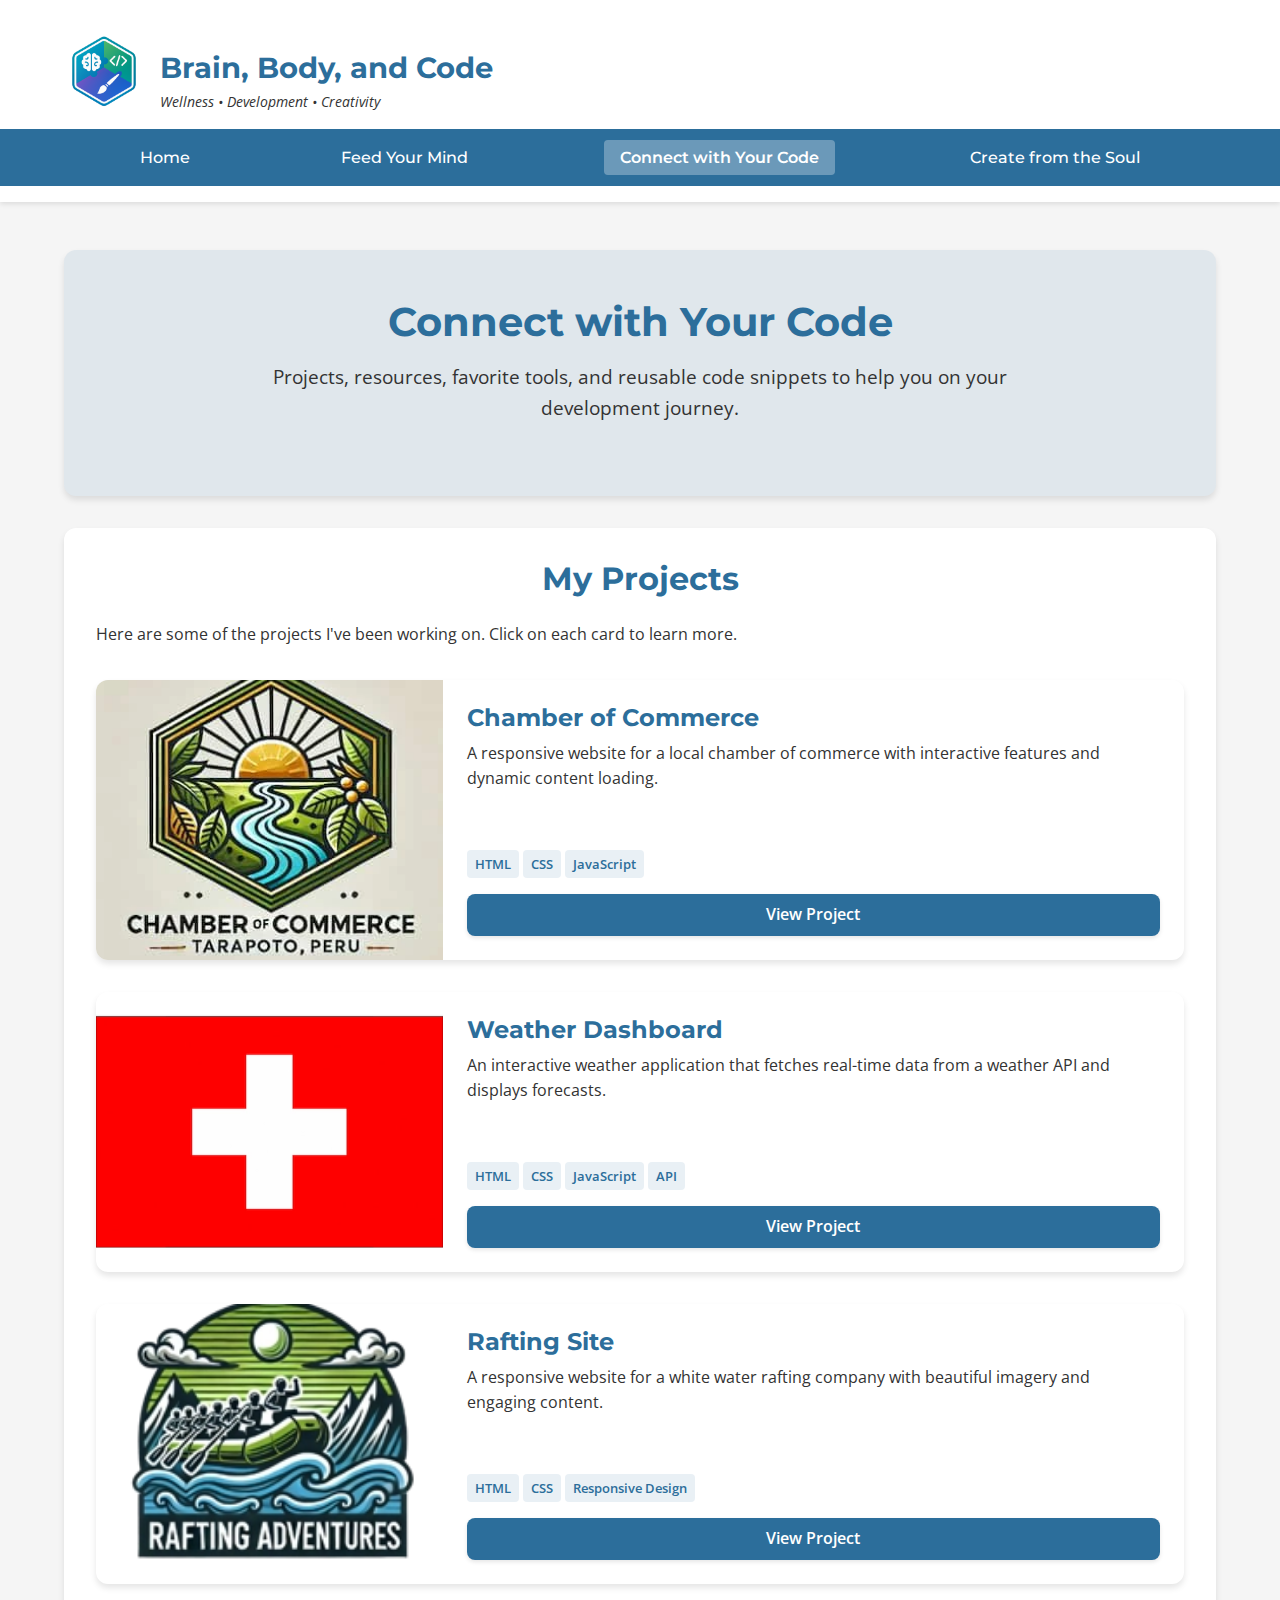
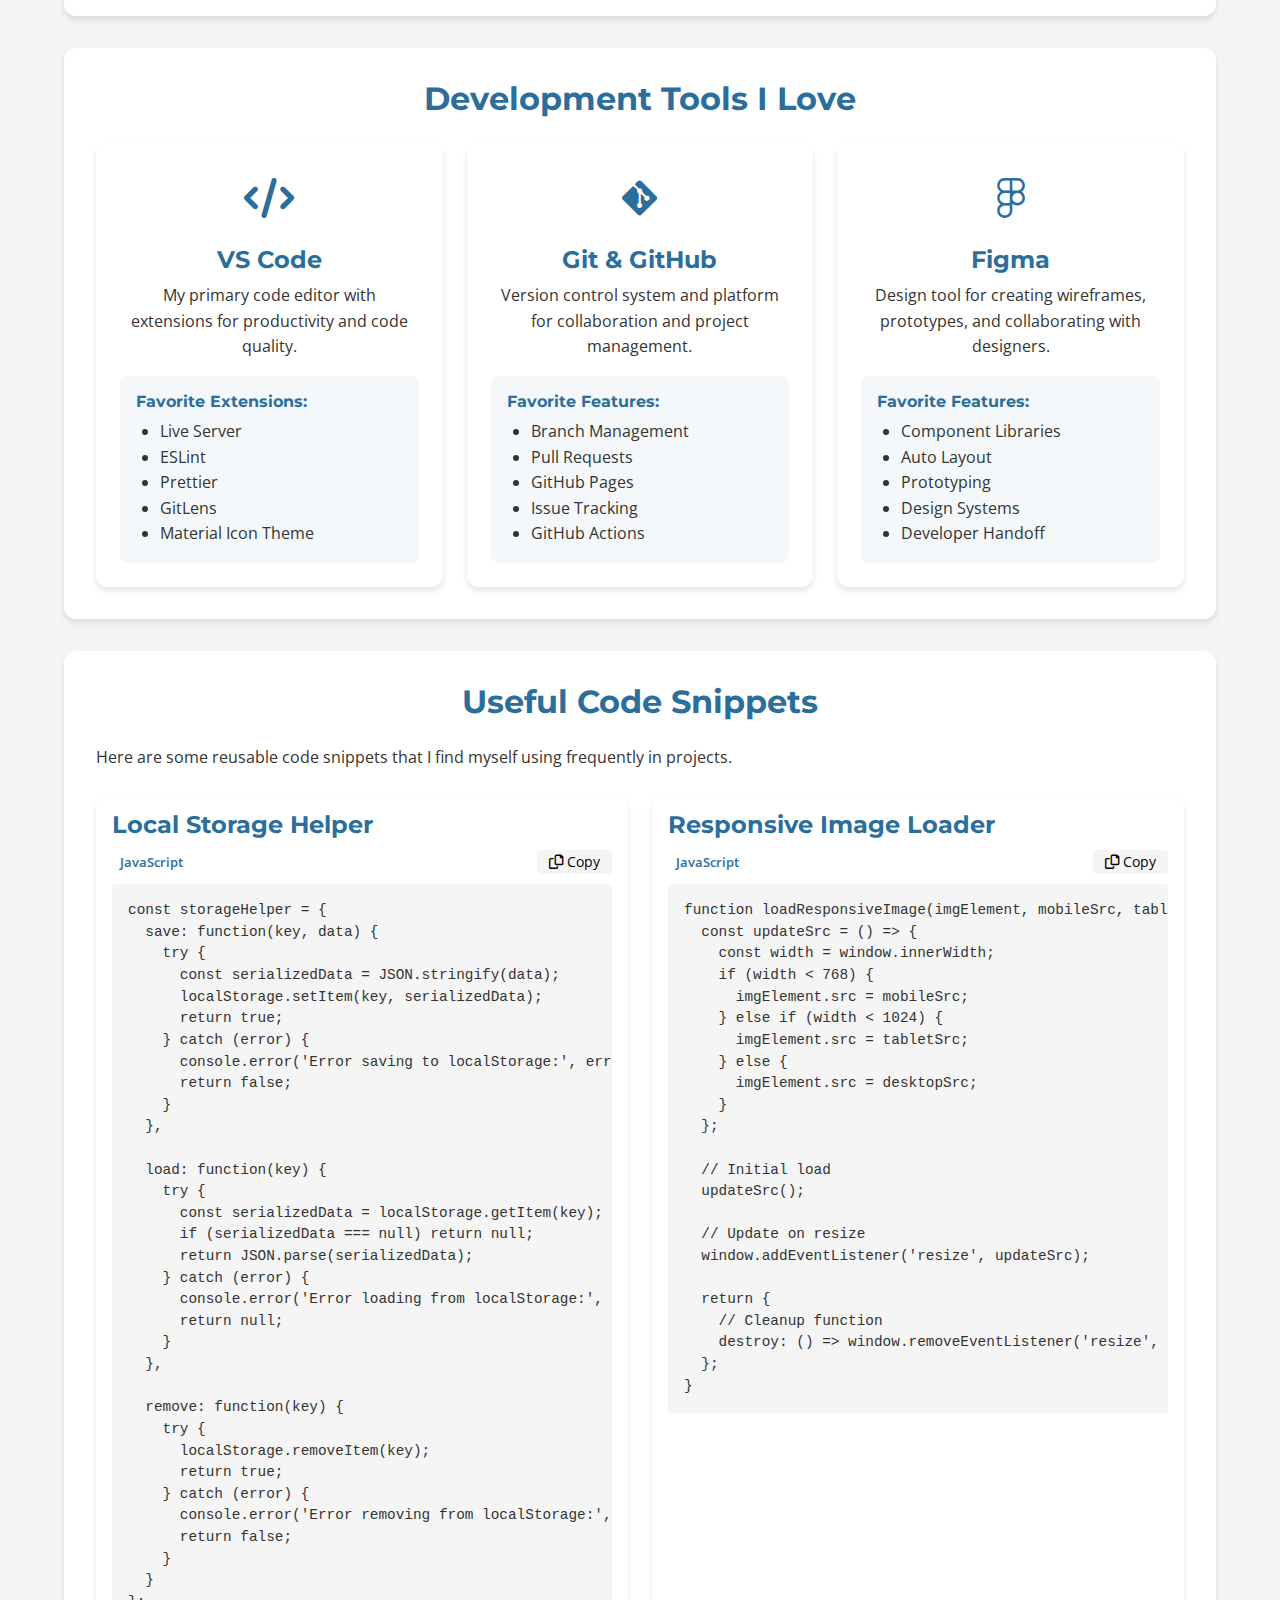
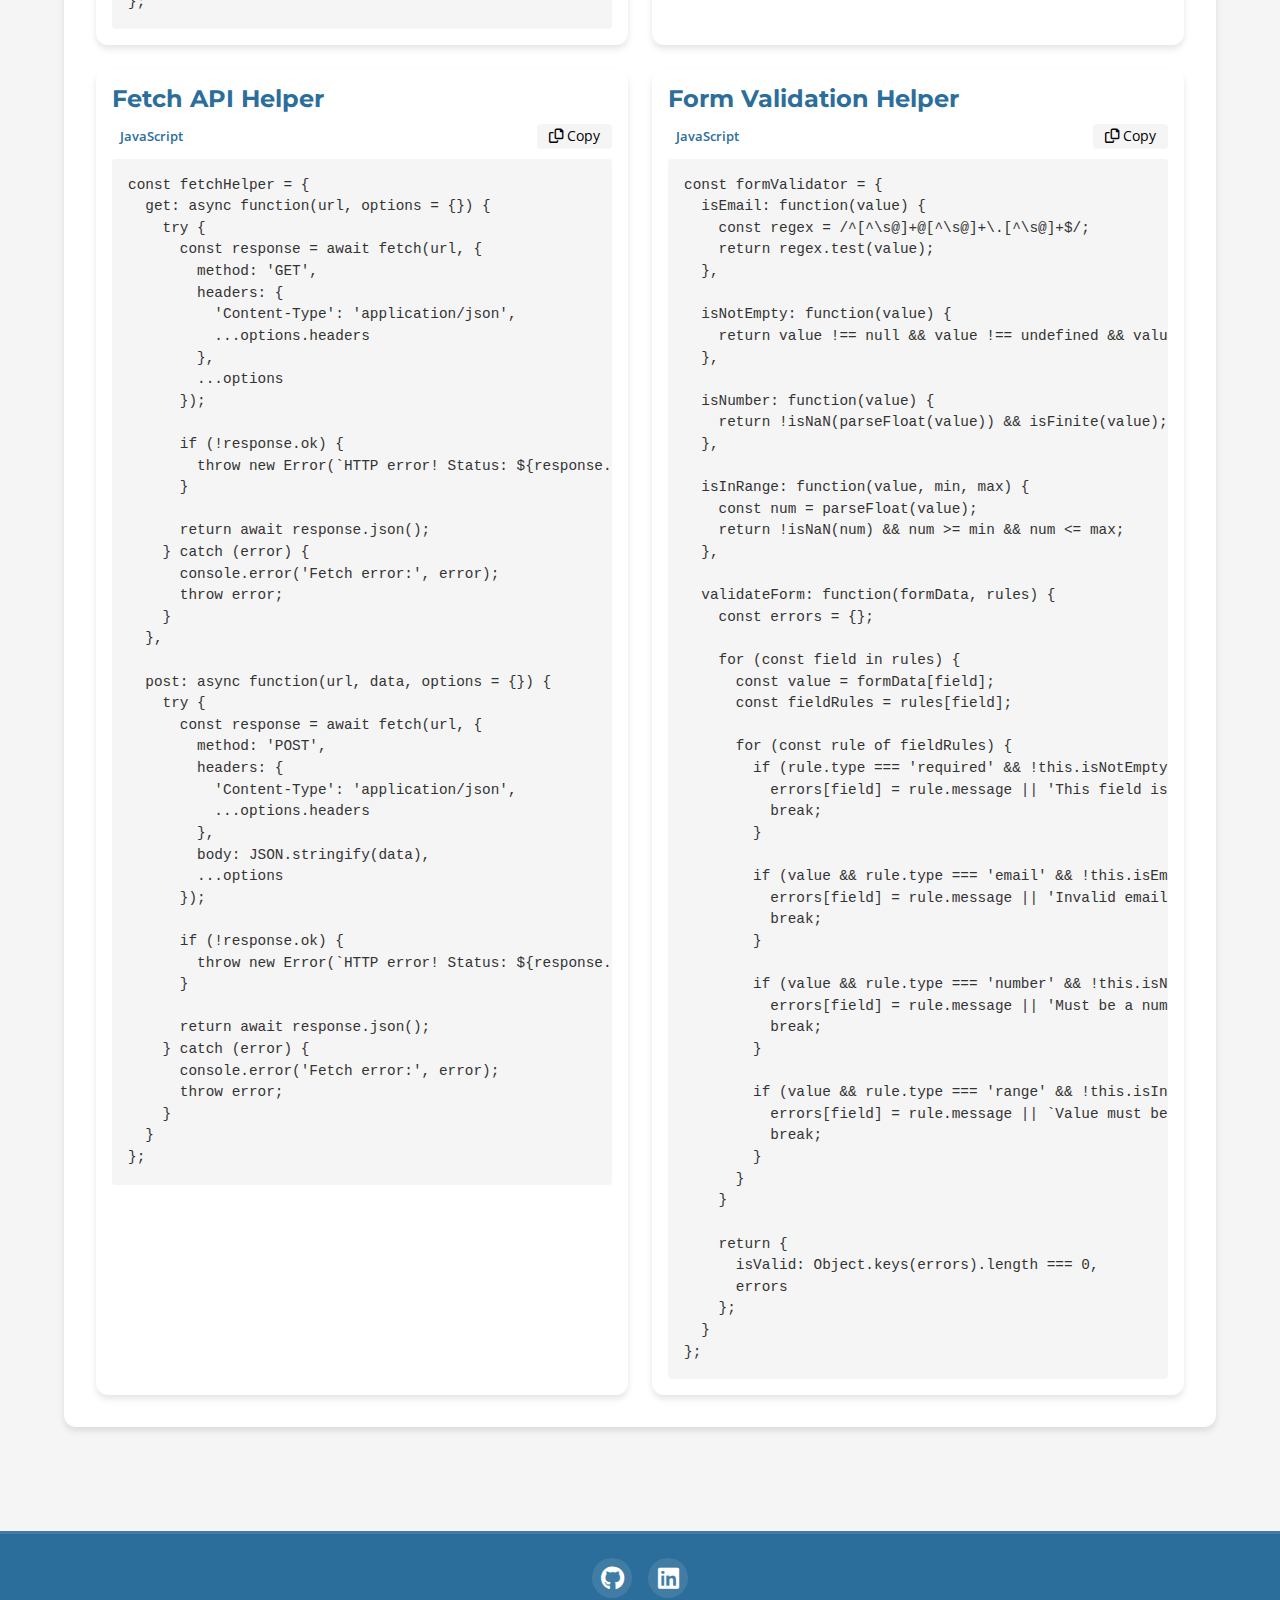
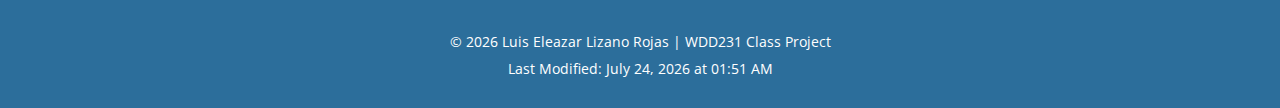
<file: bbc/code.html>
<!DOCTYPE html>
<html lang="en">

<head>
  <meta charset="UTF-8">
  <meta name="viewport" content="width=device-width, initial-scale=1.0">
  <meta name="description" content="Connect with Your Code - Projects, resources, favorite tools, and reusable code snippets for web developers. Includes links to Luis Lizano's projects.">
  <meta name="author" content="Luis Lizano">
  <meta name="keywords" content="web development, coding projects, programming resources, code snippets">
  
  <!-- Open Graph Meta Tags -->
  <meta property="og:title" content="Connect with Your Code - Brain, Body, and Code">
  <meta property="og:description" content="Projects, resources, favorite tools, and reusable code snippets for developers.">
  <meta property="og:image" content="images/logo-bbc.png">
  <meta property="og:url" content="https://luchogator.github.io/wdd231/bbc/code.html">
  <meta property="og:type" content="website">
  
  <title>Connect with Your Code - Brain, Body, and Code</title>
  
  <!-- Preconnect to external resources -->
  <link rel="preconnect" href="https://fonts.googleapis.com">
  <link rel="preconnect" href="https://fonts.gstatic.com" crossorigin>
  <link rel="preconnect" href="https://cdnjs.cloudflare.com">
  
  <!-- Favicon -->
  <link rel="icon" href="images/favicon.ico" type="image/x-icon">
  
  <!-- Fonts -->
  <link href="https://fonts.googleapis.com/css2?family=Montserrat:wght@400;500;600;700&family=Open+Sans:wght@400;600&display=swap" rel="stylesheet">
  
  <!-- Font Awesome -->
  <link rel="stylesheet" href="https://cdnjs.cloudflare.com/ajax/libs/font-awesome/6.0.0/css/all.min.css" integrity="sha512-9usAa10IRO0HhonpyAIVpjrylPvoDwiPUiKdWk5t3PyolY1cOd4DSE0Ga+ri4AuTroPR5aQvXU9xC6qOPnzFeg==" crossorigin="anonymous" referrerpolicy="no-referrer" />
  
  <!-- CSS -->
  <link rel="stylesheet" href="styles/normalize.css">
  <link rel="stylesheet" href="styles/base.css">
  <link rel="stylesheet" href="styles/code.css">
  
  <!-- Scripts -->
  <script defer src="scripts/main.js"></script>
  <script defer src="scripts/date.js"></script>
  <script defer src="scripts/code.js"></script>
</head>

<body class="code-page">
  <header>
    <div class="header-content">
      <div class="logo-container">
        <img src="images/logo-bbc.png" alt="Brain, Body, and Code Logo" class="logo">
        <div class="site-name">
          <h1>Brain, Body, and Code</h1>
          <p class="tagline">Wellness • Development • Creativity</p>
        </div>
      </div>
      <button id="hamburger-btn" aria-label="Toggle Menu">
        <span>&#9776;</span>
      </button>
    </div>
    <nav>
      <div class="container">
        <ul id="primary-nav">
          <li><a href="index.html">Home</a></li>
          <li><a href="mind.html">Feed Your Mind</a></li>
          <li><a href="code.html" class="active">Connect with Your Code</a></li>
          <li><a href="soul.html">Create from the Soul</a></li>
        </ul>
      </div>
    </nav>
  </header>

  <main>
    <section class="hero code-hero">
      <div class="hero-content">
        <h2>Connect with Your Code</h2>
        <p>Projects, resources, favorite tools, and reusable code snippets to help you on your development journey.</p>
      </div>
    </section>

    <section class="section projects">
      <h2 class="section-title">My Projects</h2>
      <p>Here are some of the projects I've been working on. Click on each card to learn more.</p>
      
      <div class="projects-container">
        <div class="project-card">
          <div class="project-image">
            <img src="images/chamber-logo.webp" alt="Chamber of Commerce Project">
          </div>
          <div class="project-content">
            <h3>Chamber of Commerce</h3>
            <p>A responsive website for a local chamber of commerce with interactive features and dynamic content loading.</p>
            <div class="project-tech">
              <span class="tech-tag">HTML</span>
              <span class="tech-tag">CSS</span>
              <span class="tech-tag">JavaScript</span>
            </div>
            <a href="https://luchogator.github.io/wdd231/chamber/index.html" class="btn code-btn" target="_blank">View Project</a>
          </div>
        </div>
        
        <div class="project-card">
          <div class="project-image">
            <img src="images/swiss-flag.webp" alt="Weather App Project">
          </div>
          <div class="project-content">
            <h3>Weather Dashboard</h3>
            <p>An interactive weather application that fetches real-time data from a weather API and displays forecasts.</p>
            <div class="project-tech">
              <span class="tech-tag">HTML</span>
              <span class="tech-tag">CSS</span>
              <span class="tech-tag">JavaScript</span>
              <span class="tech-tag">API</span>
            </div>
            <a href="https://luchogator.github.io/wdd131/place.html" class="btn code-btn" target="_blank">View Project</a>
          </div>
        </div>
        
        <div class="project-card">
          <div class="project-image">
            <img src="images/rafting-logo.webp" alt="Rafting Site Project">
          </div>
          <div class="project-content">
            <h3>Rafting Site</h3>
            <p>A responsive website for a white water rafting company with beautiful imagery and engaging content.</p>
            <div class="project-tech">
              <span class="tech-tag">HTML</span>
              <span class="tech-tag">CSS</span>
              <span class="tech-tag">Responsive Design</span>
            </div>
            <a href="https://luchogator.github.io/wdd130/wwr/" class="btn code-btn" target="_blank">View Project</a>
          </div>
        </div>
      </div>
    </section>

    <section class="section tools">
      <h2 class="section-title">Development Tools I Love</h2>
      <div class="tools-container">
        <div class="tool-card">
          <div class="tool-icon">
            <i class="fas fa-code"></i>
          </div>
          <h3>VS Code</h3>
          <p>My primary code editor with extensions for productivity and code quality.</p>
          <div class="tool-details">
            <h4>Favorite Extensions:</h4>
            <ul>
              <li>Live Server</li>
              <li>ESLint</li>
              <li>Prettier</li>
              <li>GitLens</li>
              <li>Material Icon Theme</li>
            </ul>
          </div>
        </div>
        
        <div class="tool-card">
          <div class="tool-icon">
            <i class="fab fa-git-alt"></i>
          </div>
          <h3>Git & GitHub</h3>
          <p>Version control system and platform for collaboration and project management.</p>
          <div class="tool-details">
            <h4>Favorite Features:</h4>
            <ul>
              <li>Branch Management</li>
              <li>Pull Requests</li>
              <li>GitHub Pages</li>
              <li>Issue Tracking</li>
              <li>GitHub Actions</li>
            </ul>
          </div>
        </div>
        
        <div class="tool-card">
          <div class="tool-icon">
            <i class="fab fa-figma"></i>
          </div>
          <h3>Figma</h3>
          <p>Design tool for creating wireframes, prototypes, and collaborating with designers.</p>
          <div class="tool-details">
            <h4>Favorite Features:</h4>
            <ul>
              <li>Component Libraries</li>
              <li>Auto Layout</li>
              <li>Prototyping</li>
              <li>Design Systems</li>
              <li>Developer Handoff</li>
            </ul>
          </div>
        </div>
      </div>
    </section>

    <section class="section snippets">
      <h2 class="section-title">Useful Code Snippets</h2>
      <p>Here are some reusable code snippets that I find myself using frequently in projects.</p>
      
      <div class="snippets-container">
        <div class="snippet-card">
          <h3>Local Storage Helper</h3>
          <div class="snippet-header">
            <span class="language-tag">JavaScript</span>
            <button class="copy-btn" data-snippet="local-storage-helper">
              <i class="far fa-copy"></i> Copy
            </button>
          </div>
          <pre><code class="language-javascript" id="local-storage-helper">const storageHelper = {
  save: function(key, data) {
    try {
      const serializedData = JSON.stringify(data);
      localStorage.setItem(key, serializedData);
      return true;
    } catch (error) {
      console.error('Error saving to localStorage:', error);
      return false;
    }
  },
  
  load: function(key) {
    try {
      const serializedData = localStorage.getItem(key);
      if (serializedData === null) return null;
      return JSON.parse(serializedData);
    } catch (error) {
      console.error('Error loading from localStorage:', error);
      return null;
    }
  },
  
  remove: function(key) {
    try {
      localStorage.removeItem(key);
      return true;
    } catch (error) {
      console.error('Error removing from localStorage:', error);
      return false;
    }
  }
};</code></pre>
        </div>
        
        <div class="snippet-card">
          <h3>Responsive Image Loader</h3>
          <div class="snippet-header">
            <span class="language-tag">JavaScript</span>
            <button class="copy-btn" data-snippet="responsive-image-loader">
              <i class="far fa-copy"></i> Copy
            </button>
          </div>
          <pre><code class="language-javascript" id="responsive-image-loader">function loadResponsiveImage(imgElement, mobileSrc, tabletSrc, desktopSrc) {
  const updateSrc = () => {
    const width = window.innerWidth;
    if (width < 768) {
      imgElement.src = mobileSrc;
    } else if (width < 1024) {
      imgElement.src = tabletSrc;
    } else {
      imgElement.src = desktopSrc;
    }
  };
  
  // Initial load
  updateSrc();
  
  // Update on resize
  window.addEventListener('resize', updateSrc);
  
  return {
    // Cleanup function
    destroy: () => window.removeEventListener('resize', updateSrc)
  };
}</code></pre>
        </div>

        <div class="snippet-card">
          <h3>Fetch API Helper</h3>
          <div class="snippet-header">
            <span class="language-tag">JavaScript</span>
            <button class="copy-btn" data-snippet="fetch-api-helper">
              <i class="far fa-copy"></i> Copy
            </button>
          </div>
          <pre><code class="language-javascript" id="fetch-api-helper">const fetchHelper = {
  get: async function(url, options = {}) {
    try {
      const response = await fetch(url, {
        method: 'GET',
        headers: {
          'Content-Type': 'application/json',
          ...options.headers
        },
        ...options
      });
      
      if (!response.ok) {
        throw new Error(`HTTP error! Status: ${response.status}`);
      }
      
      return await response.json();
    } catch (error) {
      console.error('Fetch error:', error);
      throw error;
    }
  },
  
  post: async function(url, data, options = {}) {
    try {
      const response = await fetch(url, {
        method: 'POST',
        headers: {
          'Content-Type': 'application/json',
          ...options.headers
        },
        body: JSON.stringify(data),
        ...options
      });
      
      if (!response.ok) {
        throw new Error(`HTTP error! Status: ${response.status}`);
      }
      
      return await response.json();
    } catch (error) {
      console.error('Fetch error:', error);
      throw error;
    }
  }
};</code></pre>
        </div>

        <div class="snippet-card">
          <h3>Form Validation Helper</h3>
          <div class="snippet-header">
            <span class="language-tag">JavaScript</span>
            <button class="copy-btn" data-snippet="form-validation-helper">
              <i class="far fa-copy"></i> Copy
            </button>
          </div>
          <pre><code class="language-javascript" id="form-validation-helper">const formValidator = {
  isEmail: function(value) {
    const regex = /^[^\s@]+@[^\s@]+\.[^\s@]+$/;
    return regex.test(value);
  },
  
  isNotEmpty: function(value) {
    return value !== null && value !== undefined && value.trim() !== '';
  },
  
  isNumber: function(value) {
    return !isNaN(parseFloat(value)) && isFinite(value);
  },
  
  isInRange: function(value, min, max) {
    const num = parseFloat(value);
    return !isNaN(num) && num >= min && num <= max;
  },
  
  validateForm: function(formData, rules) {
    const errors = {};
    
    for (const field in rules) {
      const value = formData[field];
      const fieldRules = rules[field];
      
      for (const rule of fieldRules) {
        if (rule.type === 'required' && !this.isNotEmpty(value)) {
          errors[field] = rule.message || 'This field is required';
          break;
        }
        
        if (value && rule.type === 'email' && !this.isEmail(value)) {
          errors[field] = rule.message || 'Invalid email format';
          break;
        }
        
        if (value && rule.type === 'number' && !this.isNumber(value)) {
          errors[field] = rule.message || 'Must be a number';
          break;
        }
        
        if (value && rule.type === 'range' && !this.isInRange(value, rule.min, rule.max)) {
          errors[field] = rule.message || `Value must be between ${rule.min} and ${rule.max}`;
          break;
        }
      }
    }
    
    return {
      isValid: Object.keys(errors).length === 0,
      errors
    };
  }
};</code></pre>
        </div>
      </div>
    </section>
  </main>

  <footer>
    <div class="footer-content">
      <div class="social-links">
        <a href="https://github.com/luchogator" target="_blank" aria-label="GitHub Profile">
          <i class="fab fa-github"></i>
        </a>
        <a href="https://www.linkedin.com/in/luislizano/" target="_blank" aria-label="LinkedIn Profile">
          <i class="fab fa-linkedin"></i>
        </a>
      </div>
      <div class="footer-info">
        <p>&copy; <span id="current-year"></span> Luis Eleazar Lizano Rojas | WDD231 Class Project</p>
        <p>Last Modified: <span id="last-modified"></span></p>
      </div>
    </div>
  </footer>
</body>

</html>
</file>
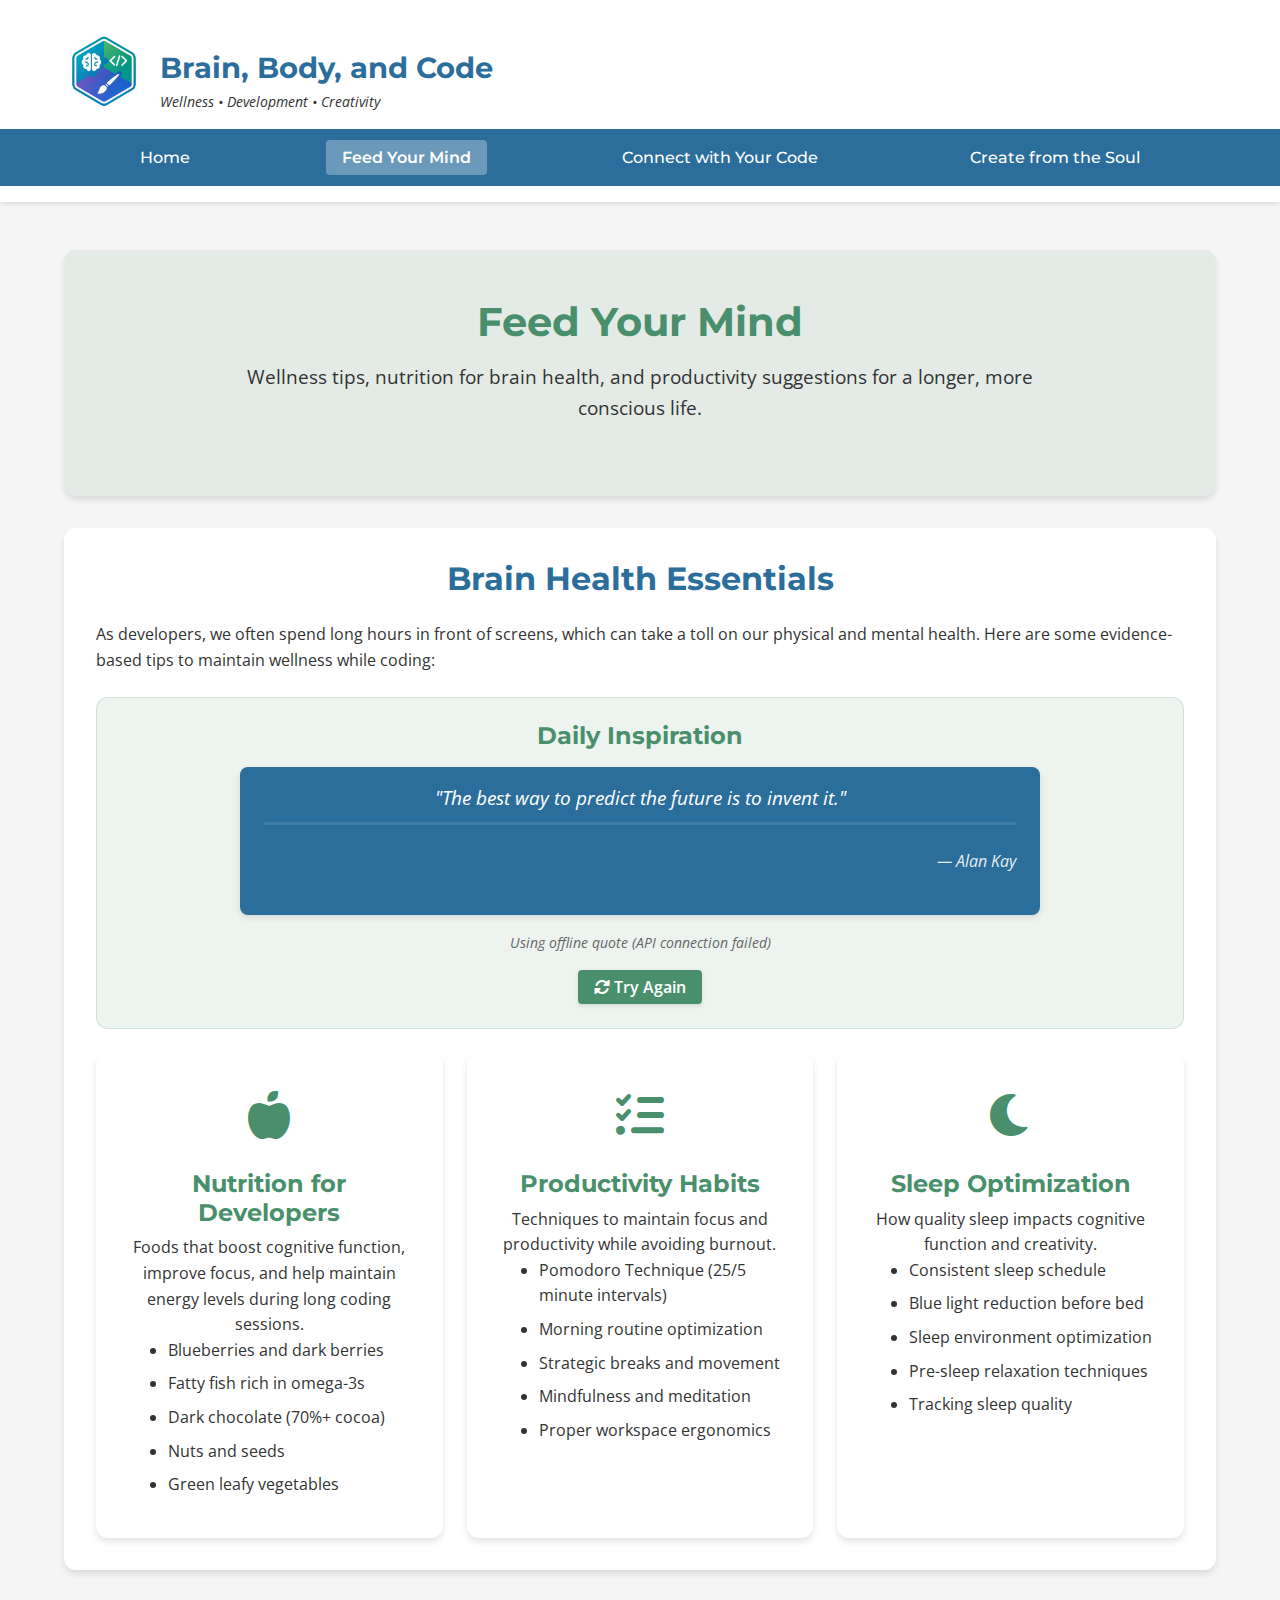
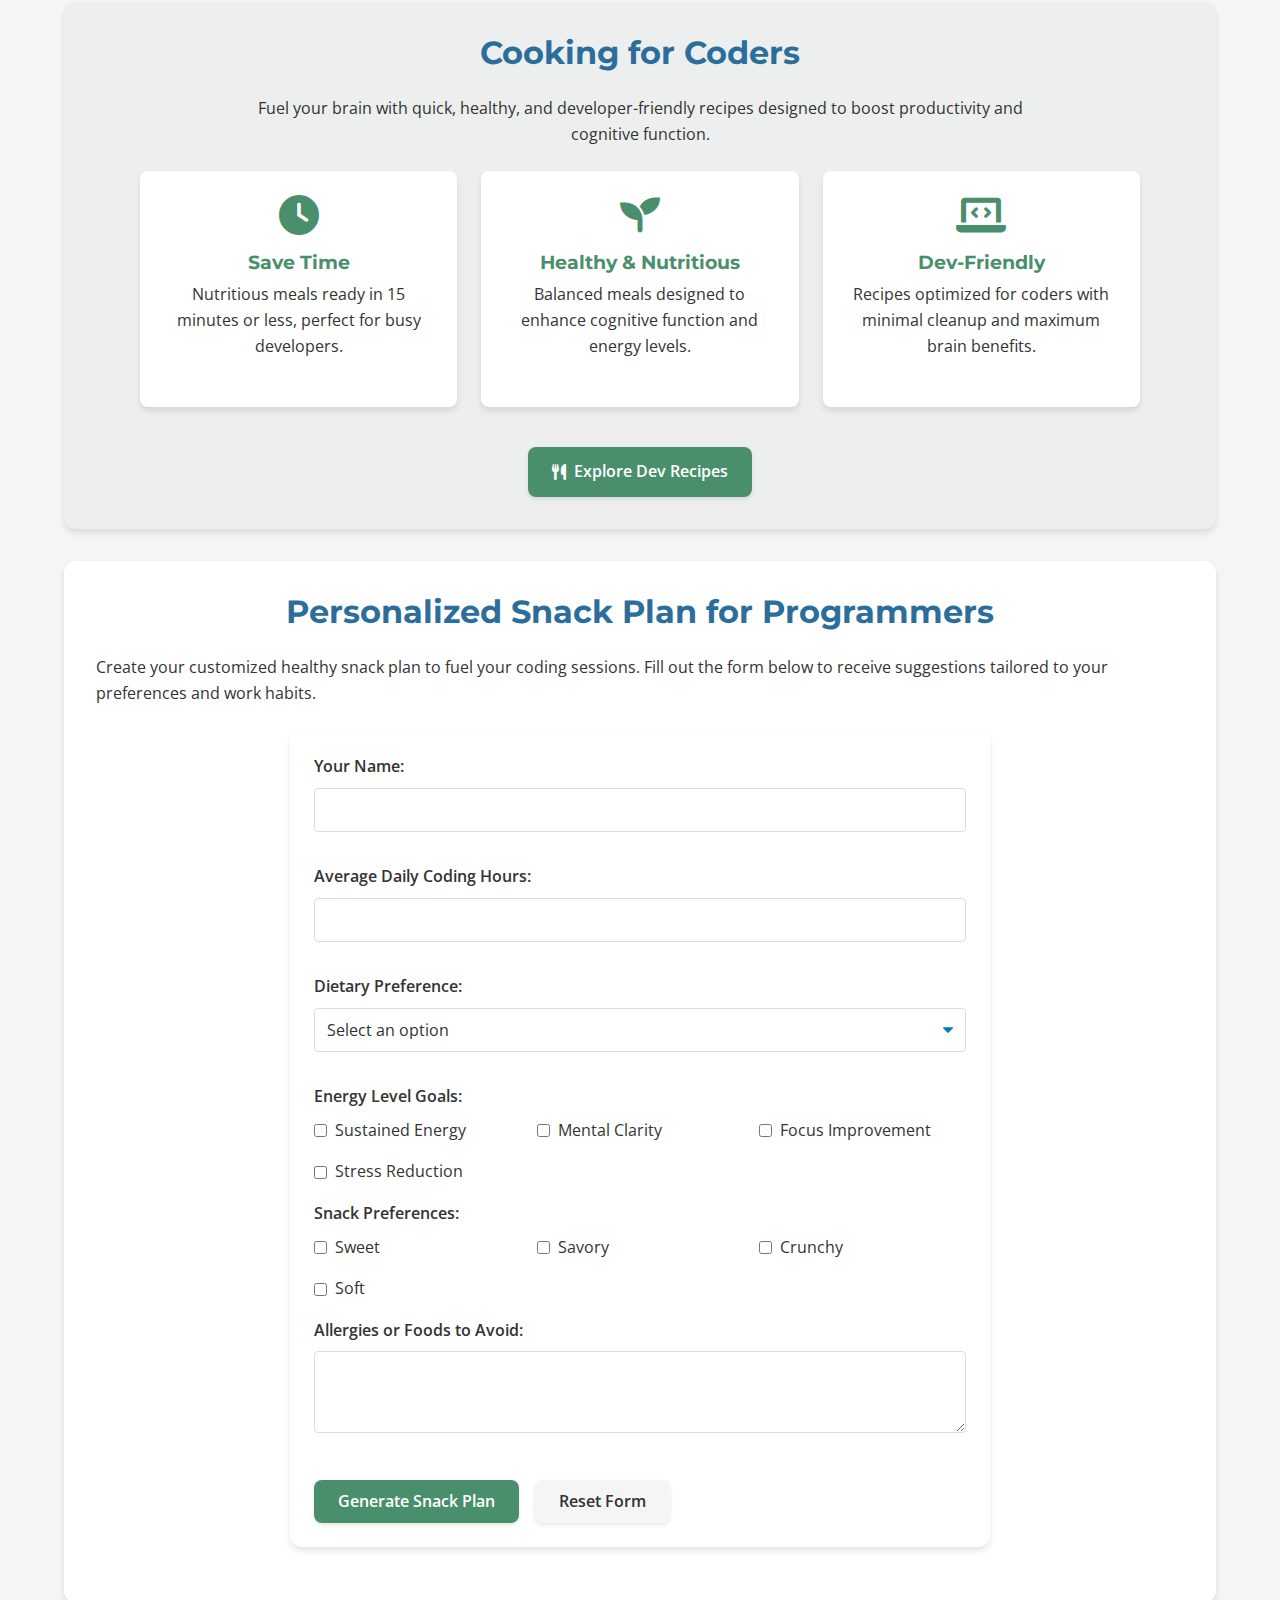
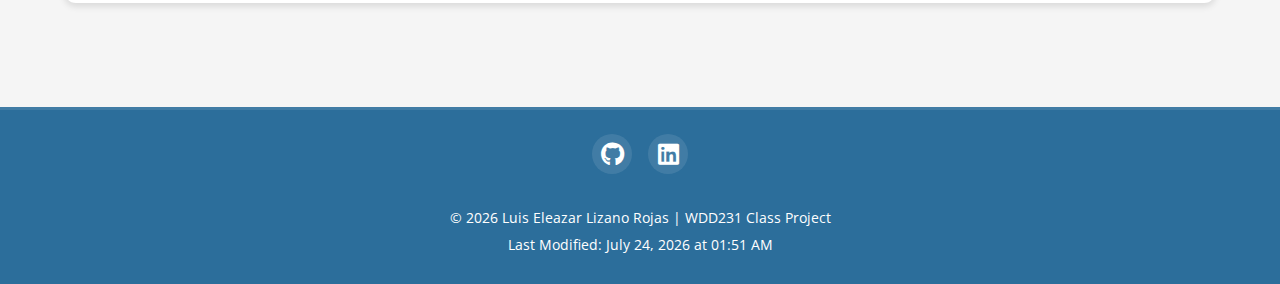
<file: bbc/mind.html>
<!DOCTYPE html>
<html lang="en">

<head>
  <meta charset="UTF-8">
  <meta name="viewport" content="width=device-width, initial-scale=1.0">
  <meta name="description" content="Feed Your Mind - Wellness tips, nutrition for brain health, and productivity suggestions for developers. Includes daily inspirational quotes.">
  <meta name="author" content="Luis Lizano">
  <meta name="keywords" content="developer wellness, brain health, productivity, mental health for coders">
  
  <!-- Open Graph Meta Tags -->
  <meta property="og:title" content="Feed Your Mind - Brain, Body, and Code">
  <meta property="og:description" content="Wellness tips, nutrition for brain health, and productivity suggestions for developers.">
  <meta property="og:image" content="images/logo-bbc.png">
  <meta property="og:url" content="https://luchogator.github.io/wdd231/bbc/mind.html">
  <meta property="og:type" content="website">
  
  <title>Feed Your Mind - Brain, Body, and Code</title>
  
  <!-- Preconnect to external resources -->
  <link rel="preconnect" href="https://fonts.googleapis.com">
  <link rel="preconnect" href="https://fonts.gstatic.com" crossorigin>
  <link rel="preconnect" href="https://cdnjs.cloudflare.com">
  <link rel="preconnect" href="https://api.quotable.io">
  
  <!-- Favicon -->
  <link rel="icon" href="images/favicon.ico" type="image/x-icon">
  
  <!-- Fonts -->
  <link href="https://fonts.googleapis.com/css2?family=Montserrat:wght@400;500;600;700&family=Open+Sans:wght@400;600&display=swap" rel="stylesheet">
  
  <!-- Font Awesome -->
  <link rel="stylesheet" href="https://cdnjs.cloudflare.com/ajax/libs/font-awesome/6.0.0/css/all.min.css" integrity="sha512-9usAa10IRO0HhonpyAIVpjrylPvoDwiPUiKdWk5t3PyolY1cOd4DSE0Ga+ri4AuTroPR5aQvXU9xC6qOPnzFeg==" crossorigin="anonymous" referrerpolicy="no-referrer" />
  
  <!-- CSS -->
  <link rel="stylesheet" href="styles/normalize.css">
  <link rel="stylesheet" href="styles/base.css">
  <link rel="stylesheet" href="styles/mind.css">
  
  <!-- Scripts -->
  <script defer src="scripts/main.js"></script>
  <script defer src="scripts/date.js"></script>
  <script defer src="scripts/mind.js"></script>
</head>

<body class="mind-page">
  <header>
    <div class="header-content">
      <div class="logo-container">
        <img src="images/logo-bbc.png" alt="Brain, Body, and Code Logo" class="logo">
        <div class="site-name">
          <h1>Brain, Body, and Code</h1>
          <p class="tagline">Wellness • Development • Creativity</p>
        </div>
      </div>
      <button id="hamburger-btn" aria-label="Toggle Menu">
        <span>&#9776;</span>
      </button>
    </div>
    <nav>
      <div class="container">
        <ul id="primary-nav">
          <li><a href="index.html">Home</a></li>
          <li><a href="mind.html" class="active">Feed Your Mind</a></li>
          <li><a href="code.html">Connect with Your Code</a></li>
          <li><a href="soul.html">Create from the Soul</a></li>
        </ul>
      </div>
    </nav>
  </header>

  <main>
    <section class="hero mind-hero">
      <div class="hero-content">
        <h2>Feed Your Mind</h2>
        <p>Wellness tips, nutrition for brain health, and productivity suggestions for a longer, more conscious life.</p>
      </div>
    </section>

    <section class="section wellness-tips">
      <h2 class="section-title">Brain Health Essentials</h2>
      <p>As developers, we often spend long hours in front of screens, which can take a toll on our physical and mental health. Here are some evidence-based tips to maintain wellness while coding:</p>
      
      <div class="daily-inspiration">
        <h3 class="inspiration-title">Daily Inspiration</h3>
        <div id="daily-quote" class="quote-container">
          <!-- Quote will be loaded from API -->
        </div>
      </div>
      
      <div class="tips-container">
        <article class="tip-card">
          <div class="tip-icon">
            <i class="fas fa-apple-alt"></i>
          </div>
          <h3>Nutrition for Developers</h3>
          <p>Foods that boost cognitive function, improve focus, and help maintain energy levels during long coding sessions.</p>
          <ul>
            <li>Blueberries and dark berries</li>
            <li>Fatty fish rich in omega-3s</li>
            <li>Dark chocolate (70%+ cocoa)</li>
            <li>Nuts and seeds</li>
            <li>Green leafy vegetables</li>
          </ul>
        </article>

        <article class="tip-card">
          <div class="tip-icon">
            <i class="fas fa-tasks"></i>
          </div>
          <h3>Productivity Habits</h3>
          <p>Techniques to maintain focus and productivity while avoiding burnout.</p>
          <ul>
            <li>Pomodoro Technique (25/5 minute intervals)</li>
            <li>Morning routine optimization</li>
            <li>Strategic breaks and movement</li>
            <li>Mindfulness and meditation</li>
            <li>Proper workspace ergonomics</li>
          </ul>
        </article>

        <article class="tip-card">
          <div class="tip-icon">
            <i class="fas fa-moon"></i>
          </div>
          <h3>Sleep Optimization</h3>
          <p>How quality sleep impacts cognitive function and creativity.</p>
          <ul>
            <li>Consistent sleep schedule</li>
            <li>Blue light reduction before bed</li>
            <li>Sleep environment optimization</li>
            <li>Pre-sleep relaxation techniques</li>
            <li>Tracking sleep quality</li>
          </ul>
        </article>
      </div>
    </section>

    <section class="section cooking-for-coders">
      <h2 class="section-title">Cooking for Coders</h2>
      <p>Fuel your brain with quick, healthy, and developer-friendly recipes designed to boost productivity and cognitive function.</p>
      
      <div class="cooking-container">
        <div class="cooking-info">
          <div class="cooking-features">
            <div class="feature">
              <i class="fas fa-clock"></i>
              <h4>Save Time</h4>
              <p>Nutritious meals ready in 15 minutes or less, perfect for busy developers.</p>
            </div>
            <div class="feature">
              <i class="fas fa-seedling"></i>
              <h4>Healthy & Nutritious</h4>
              <p>Balanced meals designed to enhance cognitive function and energy levels.</p>
            </div>
            <div class="feature">
              <i class="fas fa-laptop-code"></i>
              <h4>Dev-Friendly</h4>
              <p>Recipes optimized for coders with minimal cleanup and maximum brain benefits.</p>
            </div>
          </div>
          <div class="cooking-cta">
            <a href="https://luchogator.github.io/wdd131/project/index.html" class="btn mind-btn" target="_blank">
              <i class="fas fa-utensils"></i> Explore Dev Recipes
            </a>
          </div>
        </div>
      </div>
    </section>

    <section class="section snack-plan">
      <h2 class="section-title">Personalized Snack Plan for Programmers</h2>
      <p>Create your customized healthy snack plan to fuel your coding sessions. Fill out the form below to receive suggestions tailored to your preferences and work habits.</p>
      
      <form id="snack-form" class="snack-form">
        <div class="form-group">
          <label for="name">Your Name:</label>
          <input type="text" id="name" name="name" required>
        </div>
        
        <div class="form-group">
          <label for="coding-hours">Average Daily Coding Hours:</label>
          <input type="number" id="coding-hours" name="coding-hours" min="1" max="16" required>
        </div>
        
        <div class="form-group">
          <label for="dietary-preference">Dietary Preference:</label>
          <select id="dietary-preference" name="dietary-preference" required>
            <option value="">Select an option</option>
            <option value="omnivore">Omnivore</option>
            <option value="vegetarian">Vegetarian</option>
            <option value="vegan">Vegan</option>
            <option value="keto">Keto</option>
            <option value="paleo">Paleo</option>
          </select>
        </div>
        
        <div class="form-group">
          <label>Energy Level Goals:</label>
          <div class="checkbox-group">
            <div class="checkbox-item">
              <input type="checkbox" id="sustained-energy" name="energy-goals" value="sustained-energy">
              <label for="sustained-energy">Sustained Energy</label>
            </div>
            
            <div class="checkbox-item">
              <input type="checkbox" id="mental-clarity" name="energy-goals" value="mental-clarity">
              <label for="mental-clarity">Mental Clarity</label>
            </div>
            
            <div class="checkbox-item">
              <input type="checkbox" id="focus-improvement" name="energy-goals" value="focus-improvement">
              <label for="focus-improvement">Focus Improvement</label>
            </div>
            
            <div class="checkbox-item">
              <input type="checkbox" id="stress-reduction" name="energy-goals" value="stress-reduction">
              <label for="stress-reduction">Stress Reduction</label>
            </div>
          </div>
        </div>
        
        <div class="form-group">
          <label>Snack Preferences:</label>
          <div class="checkbox-group">
            <div class="checkbox-item">
              <input type="checkbox" id="sweet" name="snack-preferences" value="sweet">
              <label for="sweet">Sweet</label>
            </div>
            
            <div class="checkbox-item">
              <input type="checkbox" id="savory" name="snack-preferences" value="savory">
              <label for="savory">Savory</label>
            </div>
            
            <div class="checkbox-item">
              <input type="checkbox" id="crunchy" name="snack-preferences" value="crunchy">
              <label for="crunchy">Crunchy</label>
            </div>
            
            <div class="checkbox-item">
              <input type="checkbox" id="soft" name="snack-preferences" value="soft">
              <label for="soft">Soft</label>
            </div>
          </div>
        </div>
        
        <div class="form-group">
          <label for="allergies">Allergies or Foods to Avoid:</label>
          <textarea id="allergies" name="allergies" rows="3"></textarea>
        </div>
        
        <div class="form-buttons">
          <button type="submit" class="btn primary-btn">Generate Snack Plan</button>
          <button type="reset" class="btn secondary-btn">Reset Form</button>
        </div>
      </form>
      
      <div id="snack-plan-result" class="snack-plan-result hidden"></div>
    </section>
  </main>

  <footer>
    <div class="footer-content">
      <div class="social-links">
        <a href="https://github.com/luchogator" target="_blank" aria-label="GitHub Profile">
          <i class="fab fa-github"></i>
        </a>
        <a href="https://www.linkedin.com/in/luislizano/" target="_blank" aria-label="LinkedIn Profile">
          <i class="fab fa-linkedin"></i>
        </a>
      </div>
      <div class="footer-info">
        <p>&copy; <span id="current-year"></span> Luis Eleazar Lizano Rojas | WDD231 Class Project</p>
        <p>Last Modified: <span id="last-modified"></span></p>
      </div>
    </div>
  </footer>
</body>

</html>
</file>
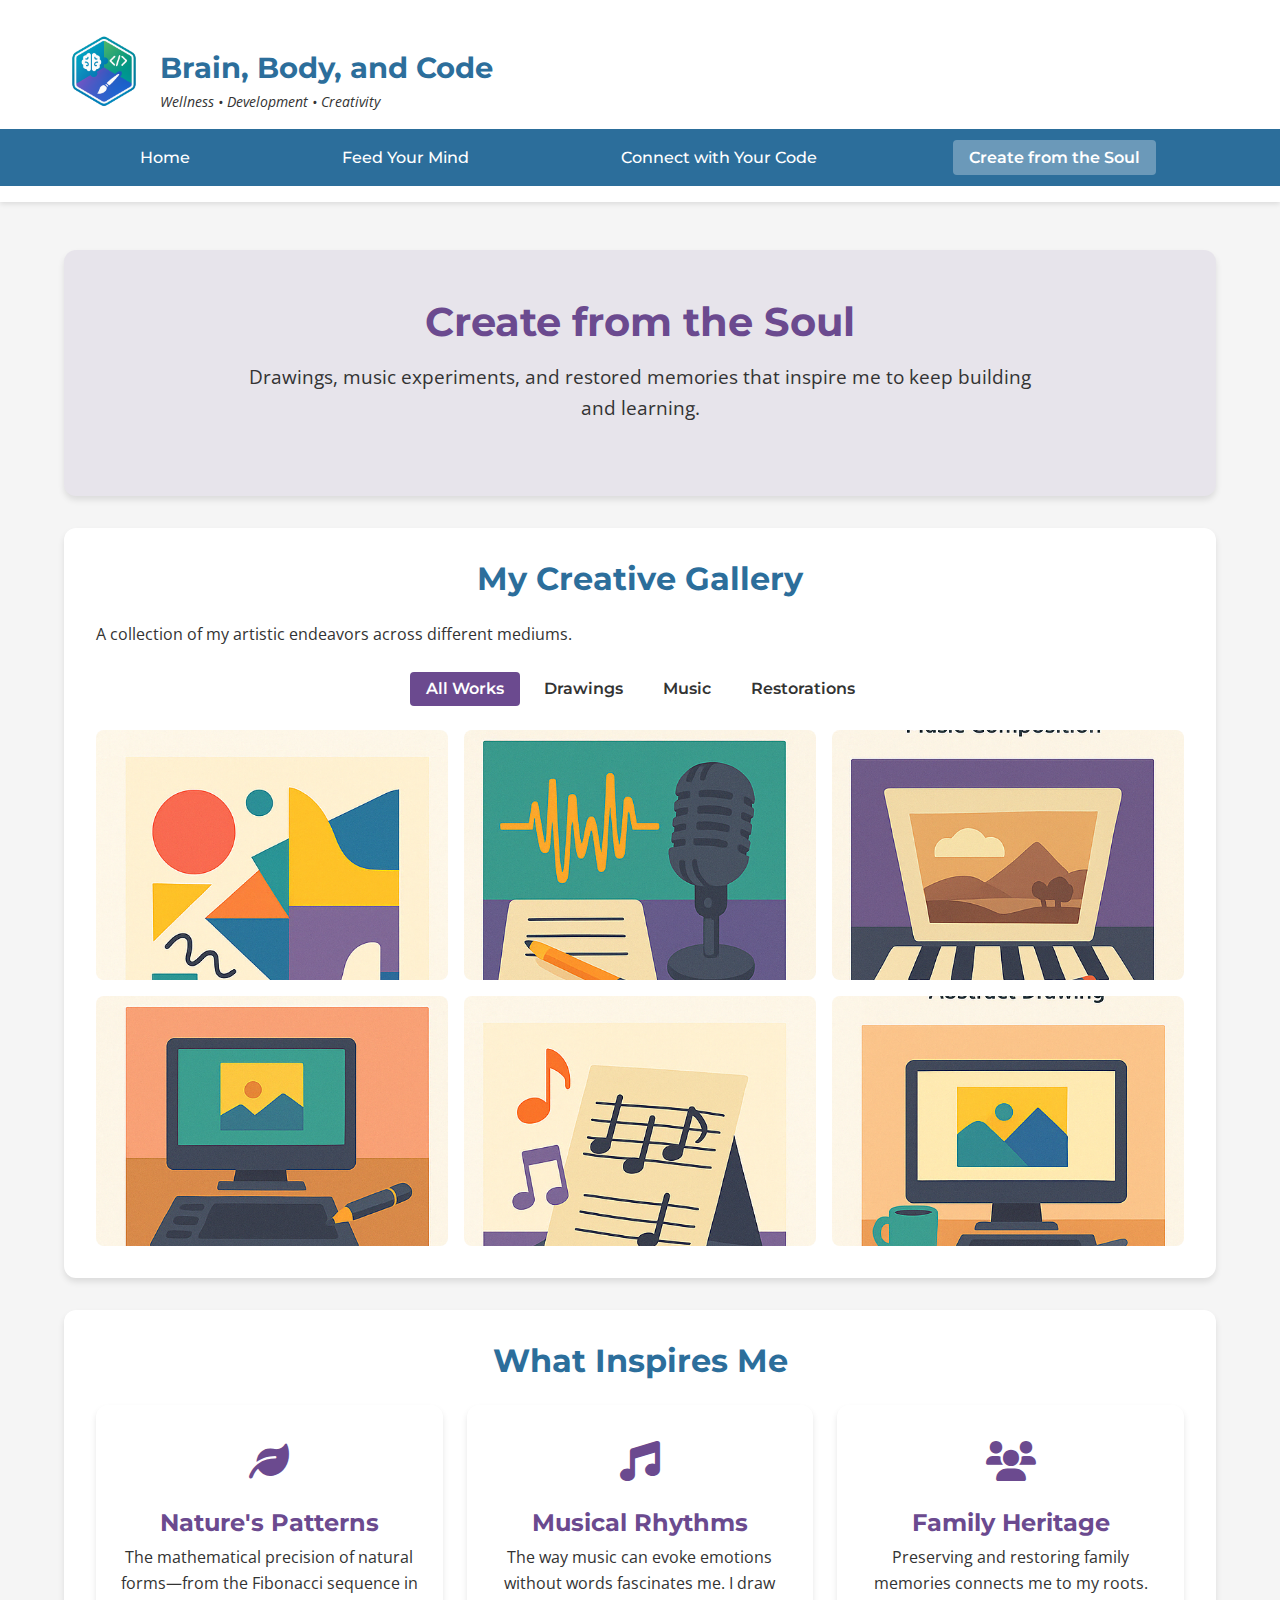
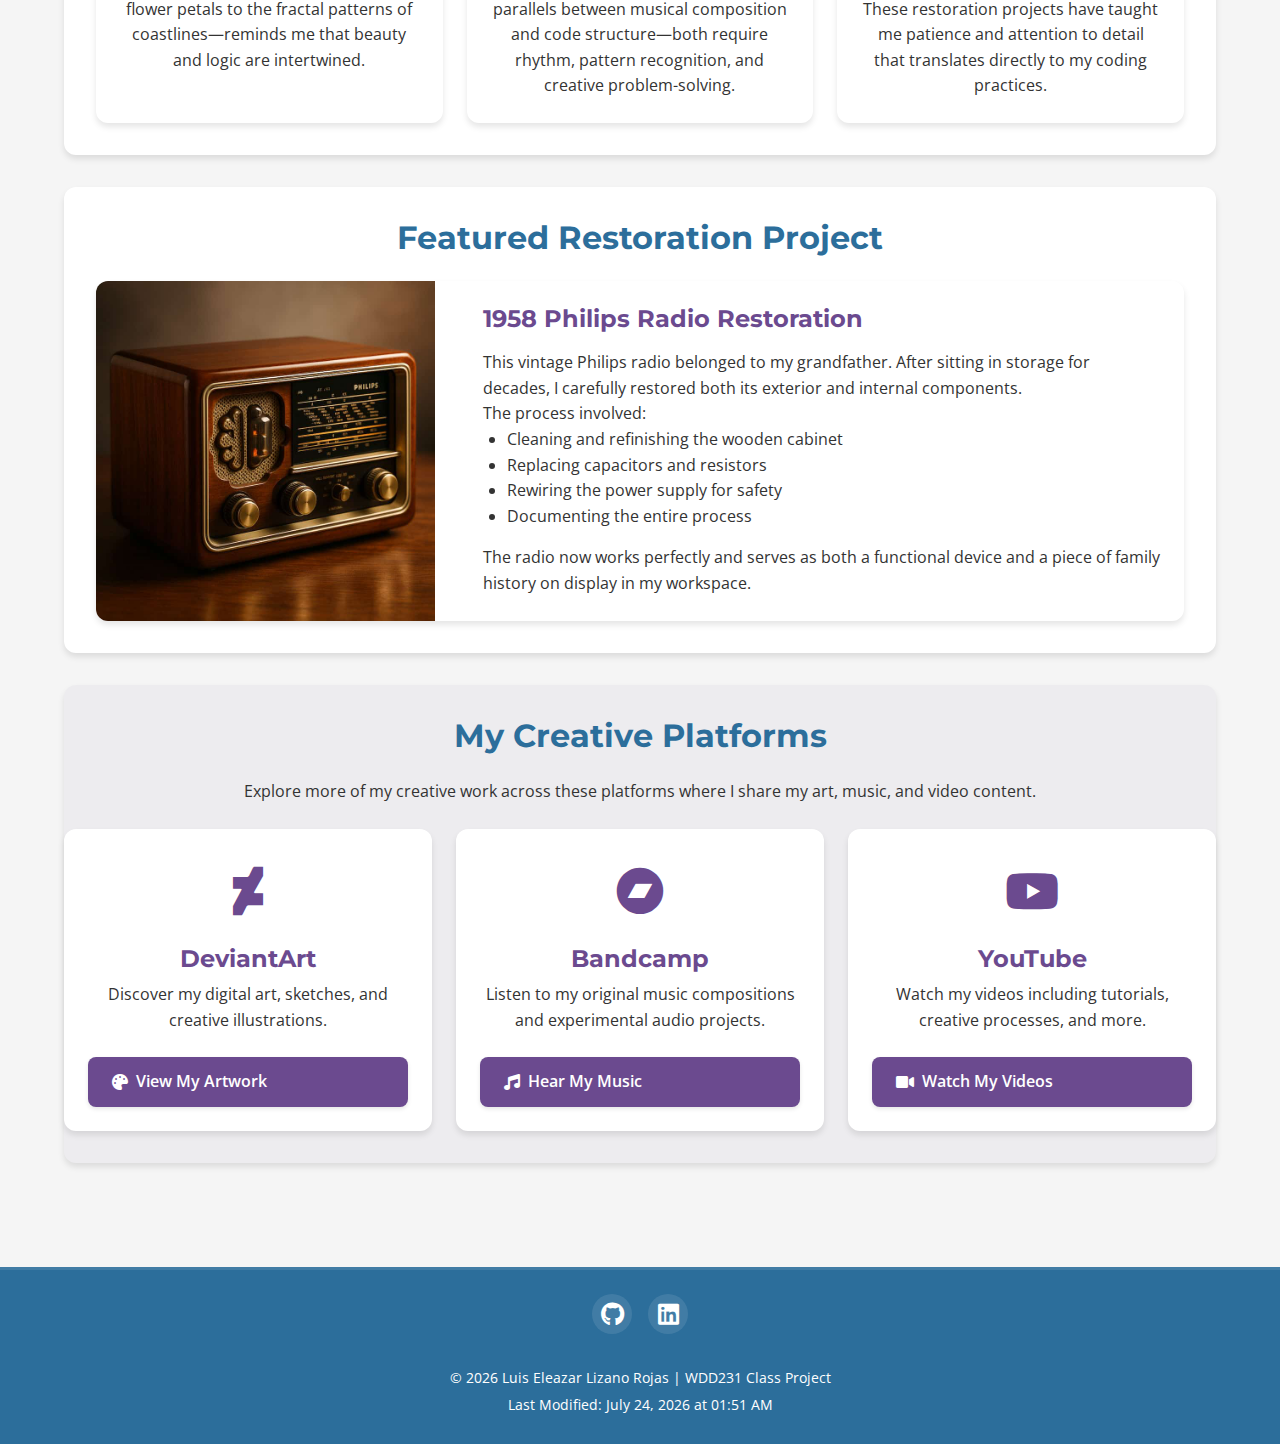
<file: bbc/soul.html>
<!DOCTYPE html>
<html lang="en">

<head>
  <meta charset="UTF-8">
  <meta name="viewport" content="width=device-width, initial-scale=1.0">
  <meta name="description" content="Create from the Soul - Gallery of creative works including drawings, music experiments and restorations that inspire development. Explore digital art, music compositions and creative projects.">
  <meta name="author" content="Luis Lizano">
  <meta name="keywords" content="creative coding, digital art, music composition, photo restoration, developer creativity">
  
  <!-- Open Graph Meta Tags -->
  <meta property="og:title" content="Create from the Soul - Brain, Body, and Code">
  <meta property="og:description" content="Drawings, music experiments, and restored memories that inspire me to keep building and learning.">
  <meta property="og:image" content="images/logo-bbc.png">
  <meta property="og:url" content="https://luchogator.github.io/wdd231/bbc/soul.html">
  <meta property="og:type" content="website">
  
  <title>Create from the Soul - Brain, Body, and Code</title>
  
  <!-- Preconnect to external resources -->
  <link rel="preconnect" href="https://fonts.googleapis.com">
  <link rel="preconnect" href="https://fonts.gstatic.com" crossorigin>
  <link rel="preconnect" href="https://cdnjs.cloudflare.com">
  
  <!-- Favicon -->
  <link rel="icon" href="images/favicon.ico" type="image/x-icon">
  
  <!-- Fonts -->
  <link href="https://fonts.googleapis.com/css2?family=Montserrat:wght@400;500;600;700&family=Open+Sans:wght@400;600&display=swap" rel="stylesheet">
  
  <!-- Font Awesome -->
  <link rel="stylesheet" href="https://cdnjs.cloudflare.com/ajax/libs/font-awesome/6.0.0/css/all.min.css" integrity="sha512-9usAa10IRO0HhonpyAIVpjrylPvoDwiPUiKdWk5t3PyolY1cOd4DSE0Ga+ri4AuTroPR5aQvXU9xC6qOPnzFeg==" crossorigin="anonymous" referrerpolicy="no-referrer" />
  
  <!-- CSS -->
  <link rel="stylesheet" href="styles/normalize.css">
  <link rel="stylesheet" href="styles/base.css">
  <link rel="stylesheet" href="styles/soul.css">
  
  <!-- Scripts -->
  <script defer src="scripts/main.js"></script>
  <script defer src="scripts/date.js"></script>
  <script defer src="scripts/soul.js"></script>
</head>

<body class="soul-page">
  <header>
    <div class="header-content">
      <div class="logo-container">
        <img src="images/logo-bbc.png" alt="Brain, Body, and Code Logo" class="logo">
        <div class="site-name">
          <h1>Brain, Body, and Code</h1>
          <p class="tagline">Wellness • Development • Creativity</p>
        </div>
      </div>
      <button id="hamburger-btn" aria-label="Toggle Menu">
        <span>&#9776;</span>
      </button>
    </div>
    <nav>
      <div class="container">
        <ul id="primary-nav">
          <li><a href="index.html">Home</a></li>
          <li><a href="mind.html">Feed Your Mind</a></li>
          <li><a href="code.html">Connect with Your Code</a></li>
          <li><a href="soul.html" class="active">Create from the Soul</a></li>
        </ul>
      </div>
    </nav>
  </header>

  <main>
    <section class="hero soul-hero">
      <div class="hero-content">
        <h2>Create from the Soul</h2>
        <p>Drawings, music experiments, and restored memories that inspire me to keep building and learning.</p>
      </div>
    </section>

    <section class="section creative-works">
      <h2 class="section-title">My Creative Gallery</h2>
      <p>A collection of my artistic endeavors across different mediums.</p>
      
      <div class="gallery-nav">
        <button class="gallery-tab active" data-category="all">All Works</button>
        <button class="gallery-tab" data-category="drawings">Drawings</button>
        <button class="gallery-tab" data-category="music">Music</button>
        <button class="gallery-tab" data-category="restorations">Restorations</button>
      </div>
      
      <div class="gallery-container">
        <div class="gallery-item" data-category="drawings">
          <img src="images/abstract_drawing.png" alt="Abstract Geometric Art">
          <div class="gallery-overlay">
            <h3>Abstract Patterns</h3>
            <p>Exploring geometric shapes and color theory</p>
          </div>
        </div>
        
        <div class="gallery-item" data-category="restorations">
          <img src="images/audio_restoration.png" alt="Audio Restoration">
          <div class="gallery-overlay">
            <h3>Audio Restoration</h3>
            <p>Recovering and enhancing vintage recordings</p>
          </div>
        </div>
        
        <div class="gallery-item" data-category="drawings">
          <img src="images/photo_restoration.png" alt="Photo Restoration">
          <div class="gallery-overlay">
            <h3>Photo Restoration</h3>
            <p>Preserving memories through digital restoration</p>
          </div>
        </div>
        
        <div class="gallery-item" data-category="music">
          <img src="images/piano_composition.png" alt="Piano Composition">
          <div class="gallery-overlay">
            <h3>Musical Notation</h3>
            <p>Original composition for piano</p>
          </div>
        </div>
        
        <div class="gallery-item" data-category="music">
          <img src="images/music_composition.png" alt="Music Composition">
          <div class="gallery-overlay">
            <h3>Landscape Inspiration</h3>
            <p>Music inspired by natural scenery</p>
          </div>
        </div>
        
        <div class="gallery-item" data-category="drawings">
          <img src="images/digital_illustration.png" alt="Digital Illustration">
          <div class="gallery-overlay">
            <h3>Digital Illustration</h3>
            <p>Created with professional drawing tablet</p>
          </div>
        </div>
      </div>
    </section>

    <section class="section inspiration">
      <h2 class="section-title">What Inspires Me</h2>
      <div class="inspiration-container">
        <div class="inspiration-card">
          <div class="inspiration-icon">
            <i class="fas fa-leaf"></i>
          </div>
          <h3>Nature's Patterns</h3>
          <p>The mathematical precision of natural forms—from the Fibonacci sequence in flower petals to the fractal patterns of coastlines—reminds me that beauty and logic are intertwined.</p>
        </div>
        
        <div class="inspiration-card">
          <div class="inspiration-icon">
            <i class="fas fa-music"></i>
          </div>
          <h3>Musical Rhythms</h3>
          <p>The way music can evoke emotions without words fascinates me. I draw parallels between musical composition and code structure—both require rhythm, pattern recognition, and creative problem-solving.</p>
        </div>
        
        <div class="inspiration-card">
          <div class="inspiration-icon">
            <i class="fas fa-users"></i>
          </div>
          <h3>Family Heritage</h3>
          <p>Preserving and restoring family memories connects me to my roots. These restoration projects have taught me patience and attention to detail that translates directly to my coding practices.</p>
        </div>
      </div>
    </section>

    <section class="section featured-project">
      <h2 class="section-title">Featured Restoration Project</h2>
      <div class="featured-container">
        <div class="featured-image">
          <img src="images/philips-radio.jpg" alt="Restored Philips Radio">
        </div>
        <div class="featured-content">
          <h3>1958 Philips Radio Restoration</h3>
          <p>This vintage Philips radio belonged to my grandfather. After sitting in storage for decades, I carefully restored both its exterior and internal components.</p>
          <p>The process involved:</p>
          <ul>
            <li>Cleaning and refinishing the wooden cabinet</li>
            <li>Replacing capacitors and resistors</li>
            <li>Rewiring the power supply for safety</li>
            <li>Documenting the entire process</li>
          </ul>
          <p>The radio now works perfectly and serves as both a functional device and a piece of family history on display in my workspace.</p>
        </div>
      </div>
    </section>

    <section class="section creative-profiles">
      <h2 class="section-title">My Creative Platforms</h2>
      <p class="section-intro">Explore more of my creative work across these platforms where I share my art, music, and video content.</p>
      
      <div class="profiles-container">
        <div class="profile-card">
          <div class="profile-icon">
            <i class="fab fa-deviantart"></i>
          </div>
          <h3>DeviantArt</h3>
          <p>Discover my digital art, sketches, and creative illustrations.</p>
          <a href="https://www.deviantart.com/elzorroverde" class="btn soul-btn" target="_blank">
            <i class="fas fa-palette"></i> View My Artwork
          </a>
        </div>
        
        <div class="profile-card">
          <div class="profile-icon">
            <i class="fab fa-bandcamp"></i>
          </div>
          <h3>Bandcamp</h3>
          <p>Listen to my original music compositions and experimental audio projects.</p>
          <a href="https://whatisaculpeofox.bandcamp.com/track/nuclear-breeze" class="btn soul-btn" target="_blank">
            <i class="fas fa-music"></i> Hear My Music
          </a>
        </div>
        
        <div class="profile-card">
          <div class="profile-icon">
            <i class="fab fa-youtube"></i>
          </div>
          <h3>YouTube</h3>
          <p>Watch my videos including tutorials, creative processes, and more.</p>
          <a href="https://www.youtube.com/@luislizano7025" class="btn soul-btn" target="_blank">
            <i class="fas fa-video"></i> Watch My Videos
          </a>
        </div>
      </div>
    </section>
  </main>

  <footer>
    <div class="footer-content">
      <div class="social-links">
        <a href="https://github.com/luchogator" target="_blank" aria-label="GitHub Profile">
          <i class="fab fa-github"></i>
        </a>
        <a href="https://www.linkedin.com/in/luislizano/" target="_blank" aria-label="LinkedIn Profile">
          <i class="fab fa-linkedin"></i>
        </a>
      </div>
      <div class="footer-info">
        <p>&copy; <span id="current-year"></span> Luis Eleazar Lizano Rojas | WDD231 Class Project</p>
        <p>Last Modified: <span id="last-modified"></span></p>
      </div>
    </div>
  </footer>
</body>

</html>
</file>
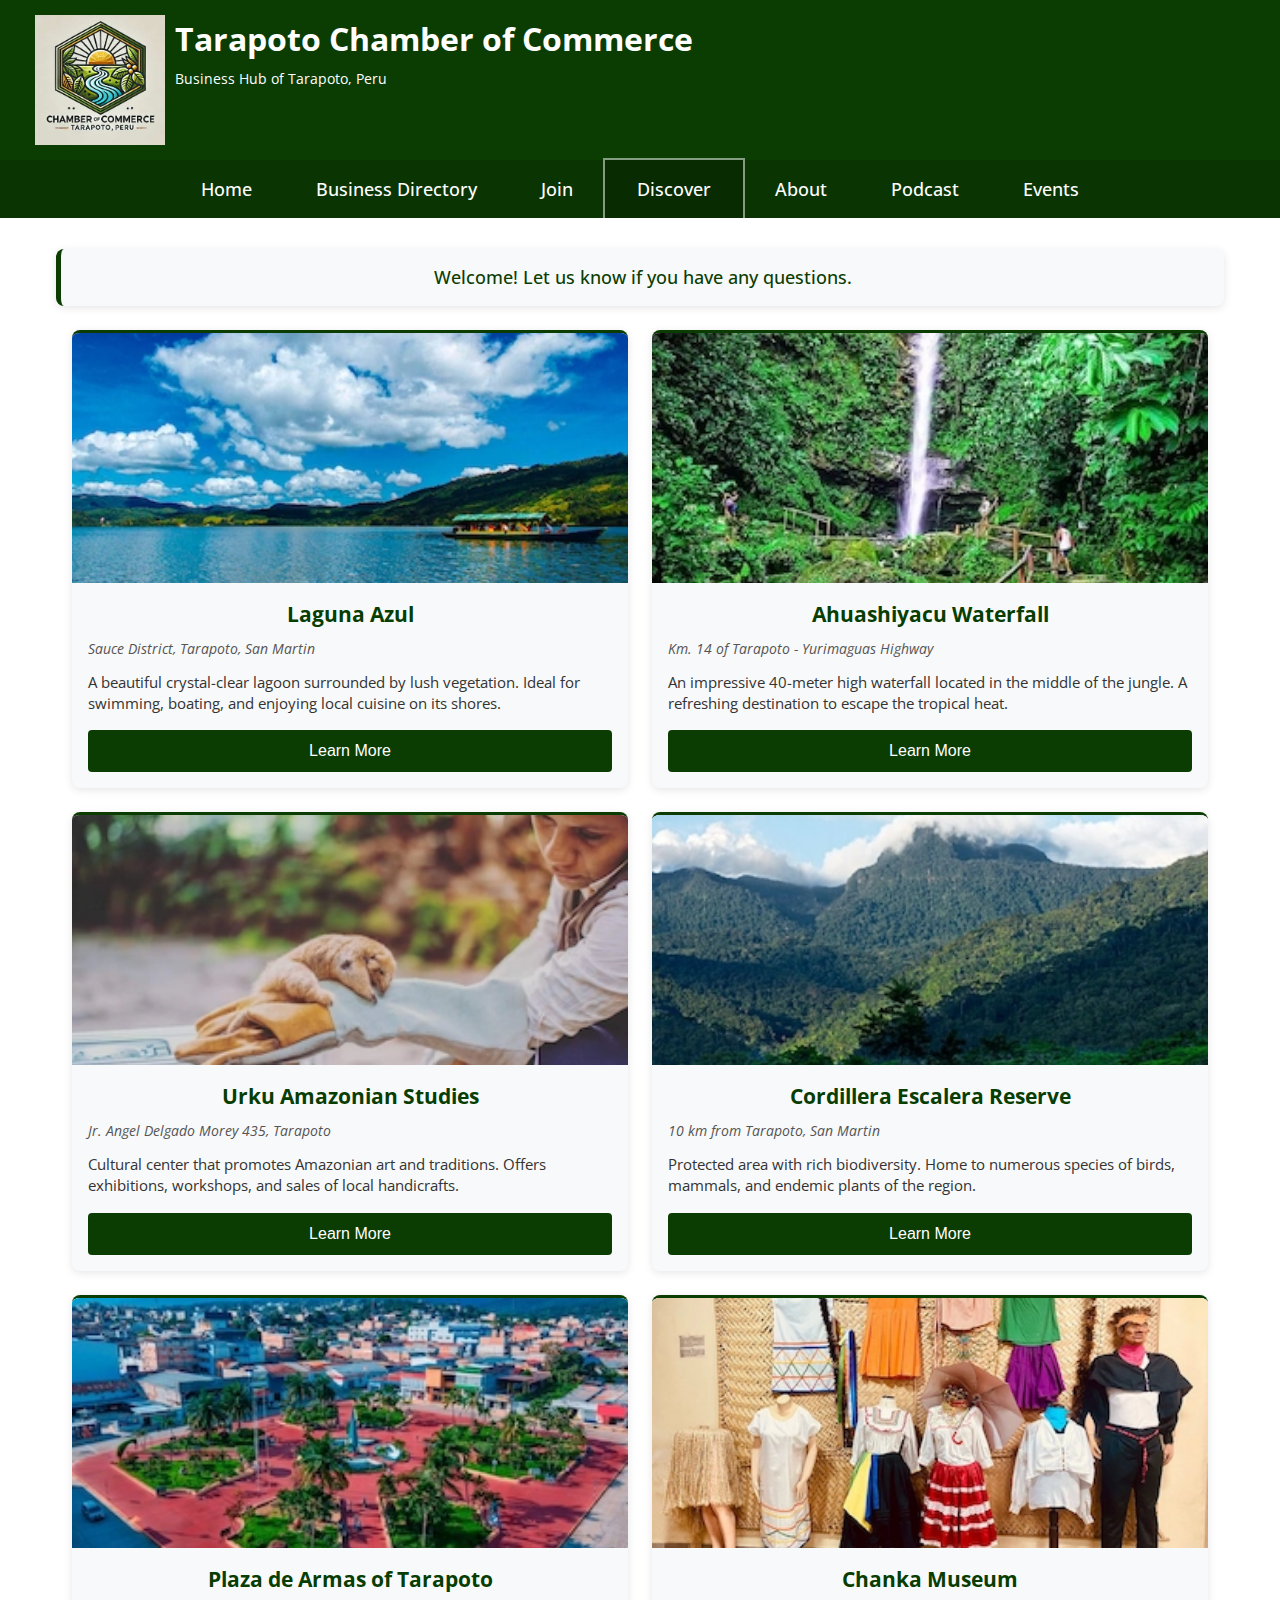
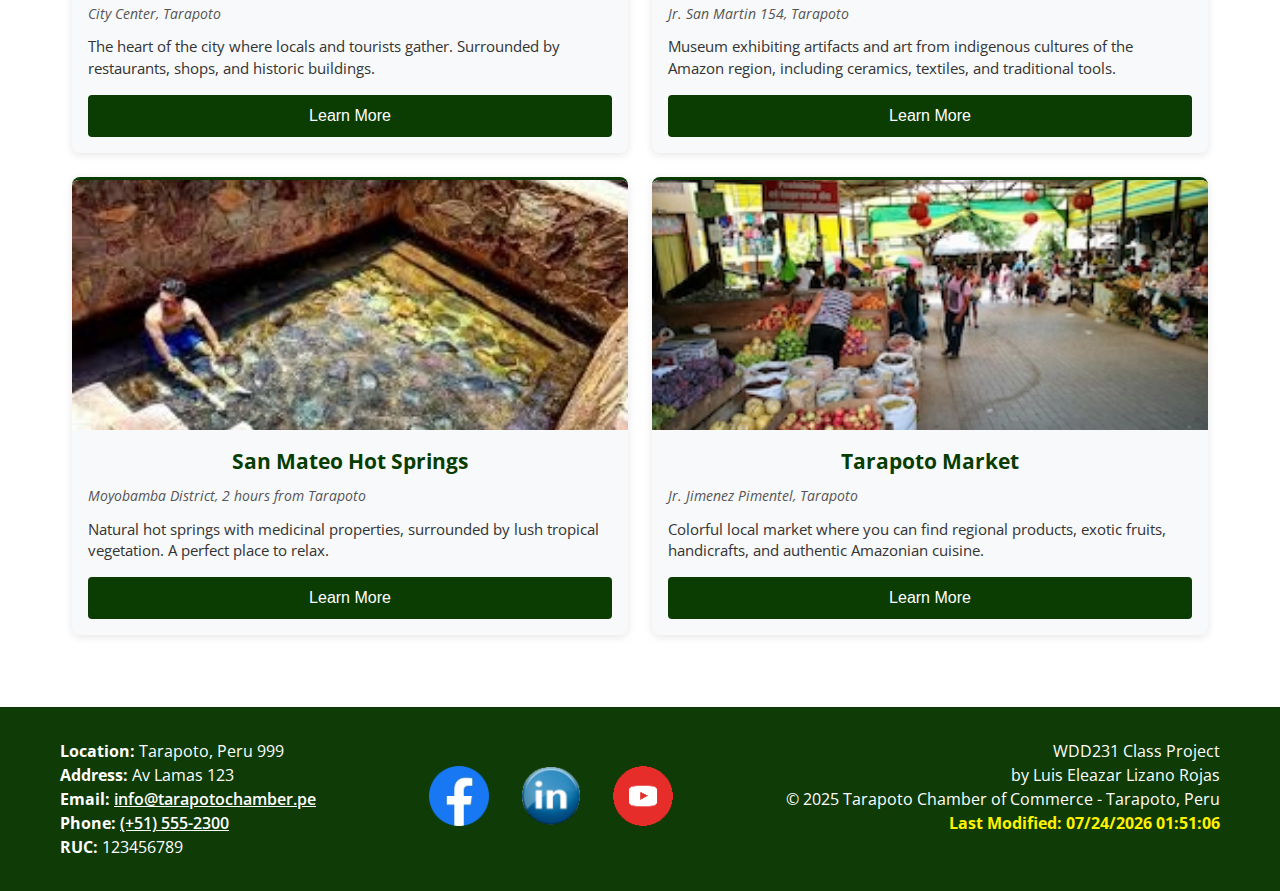
<file: chamber/discover.html>
<!DOCTYPE html>
<html lang="en">

<head>
  <meta charset="UTF-8">
  <meta name="viewport" content="width=device-width, initial-scale=1.0">
  <title>Tarapoto Chamber of Commerce - Discover</title>
  <meta name="description" content="Discover Tarapoto - Explore the attractions and businesses in Tarapoto, Peru">
  <meta name="author" content="Luis Eleazar Lizano Rojas">

  <!-- Open Graph / Facebook Meta Tags -->
  <meta property="og:title" content="Tarapoto Chamber of Commerce - Discover">
  <meta property="og:type" content="website">
  <meta property="og:image" content="https://luchogator.github.io/wdd231/chamber/images/chamber-hero.jpg">
  <meta property="og:url" content="https://luchogator.github.io/wdd231/chamber/discover.html">
  <meta property="og:description"
    content="Discover the attractions and businesses in Tarapoto, Peru - Business Hub of Tarapoto">
  <meta property="og:site_name" content="Tarapoto Chamber of Commerce">
  <meta property="og:locale" content="en_US">

  <!-- Favicon -->
  <link rel="icon" href="images/favicon.ico">

  <!-- Google Fonts with display=swap for better performance -->
  <link rel="preconnect" href="https://fonts.googleapis.com">
  <link rel="preconnect" href="https://fonts.gstatic.com" crossorigin>
  <link href="https://fonts.googleapis.com/css2?family=Open+Sans&display=swap" rel="stylesheet" media="print"
    onload="this.media='all'">
  <!-- Fallback for font loading -->
  <noscript>
    <link href="https://fonts.googleapis.com/css2?family=Open+Sans&display=swap" rel="stylesheet">
  </noscript>

  <!-- Chamber CSS -->
  <link rel="stylesheet" href="styles/chamber.css">
  <link rel="stylesheet" href="styles/discover.css">

  <!-- Scripts -->
  <script defer src="scripts/hamburger.js"></script>
  <script defer src="scripts/date.js"></script>
  <script defer src="scripts/discover.js"></script>
</head>

<body>
  <header>
    <div class="header-left">
      <div class="header-logo-title">
        <!-- Optimized logo loading -->
        <img src="images/logo-chamber.jpg" alt="Chamber Logo" class="chamber-logo" width="120" height="120"
          fetchpriority="high">
        <div class="title-subtitle-container">
          <h2 class="chamber-title">Tarapoto Chamber of Commerce</h2>
          <p class="subtitle">Business Hub of Tarapoto, Peru</p>
        </div>
      </div>
    </div>
    <button id="hamburger-btn" class="hamburger" type="button" aria-label="Toggle navigation" aria-expanded="false"
      aria-controls="chamber-nav">
      ☰
    </button>
  </header>

  <nav id="chamber-nav" aria-label="Main Navigation">
    <ul>
      <li><a href="index.html">Home</a></li>
      <li><a href="directory.html">Business Directory</a></li>
      <li><a href="join.html">Join</a></li>
      <li><a href="discover.html" aria-current="page">Discover</a></li>
      <li><a href="#">About</a></li>
      <li><a href="#">Podcast</a></li>
      <li><a href="#">Events</a></li>
    </ul>
  </nav>

  <main id="maincontent">
    <h1>Discover Tarapoto</h1>
    
    <!-- Visit Message Section -->
    <section class="visit-message" aria-labelledby="visit-heading">
      <h2 id="visit-heading" class="visually-hidden">Visit Information</h2>
      <div id="visit-info" class="visit-info">
        <!-- This will be populated by JavaScript -->
      </div>
    </section>

    <!-- Discover Content -->
    <div class="discover-container">
      <!-- Discover cards will be populated from JSON data -->
    </div>
    
    <!-- Attraction Details Modal -->
    <div id="attraction-modal" class="modal">
      <div class="modal-content">
        <button class="close-btn" aria-label="Close modal">&times;</button>
        <div id="modal-details">
          <!-- Modal content will be populated by JavaScript -->
        </div>
      </div>
    </div>
  </main>

  <footer>
    <!-- Footer container with max-width for alignment -->
    <div class="footer-container">
      <div class="footer-left">
        <p><strong>Location:</strong> Tarapoto, Peru 999</p>
        <p><strong>Address:</strong> Av Lamas 123</p>
        <p><strong>Email:</strong> <a href="info@tarapotochamber.pe"
            aria-label="Send email to Tarapoto Chamber of Commerce">info@tarapotochamber.pe</a></p>
        <p><strong>Phone:</strong> <a href="tel:+51-555-2300" aria-label="Call Tarapoto Chamber of Commerce">(+51)
            555-2300</a></p>
        <p><strong>RUC:</strong> 123456789</p>
      </div>
      <div class="footer-center">
        <a href="https://facebook.com" target="_blank" rel="noopener" class="social-icon"
          aria-label="Visit our Facebook page">
          <img src="images/icons/facebook.png" alt="Facebook" width="60" height="60" loading="lazy">
        </a>
        <a href="https://linkedin.com" target="_blank" rel="noopener" class="social-icon"
          aria-label="Visit our LinkedIn page">
          <img src="images/icons/linkedin.png" alt="LinkedIn" width="60" height="60" loading="lazy">
        </a>
        <a href="https://youtube.com" target="_blank" rel="noopener" class="social-icon"
          aria-label="Visit our YouTube channel">
          <img src="images/icons/youtube.png" alt="YouTube" width="60" height="60" loading="lazy">
        </a>
      </div>
      <div class="footer-right">
        <p>WDD231 Class Project</p>
        <p>by Luis Eleazar Lizano Rojas</p>
        <p>&copy; 2025 Tarapoto Chamber of Commerce - Tarapoto, Peru</p>
        <p>Last Modified: <span id="lastModifiedDate"></span></p>
      </div>
    </div>
  </footer>
</body>

</html>
</file>
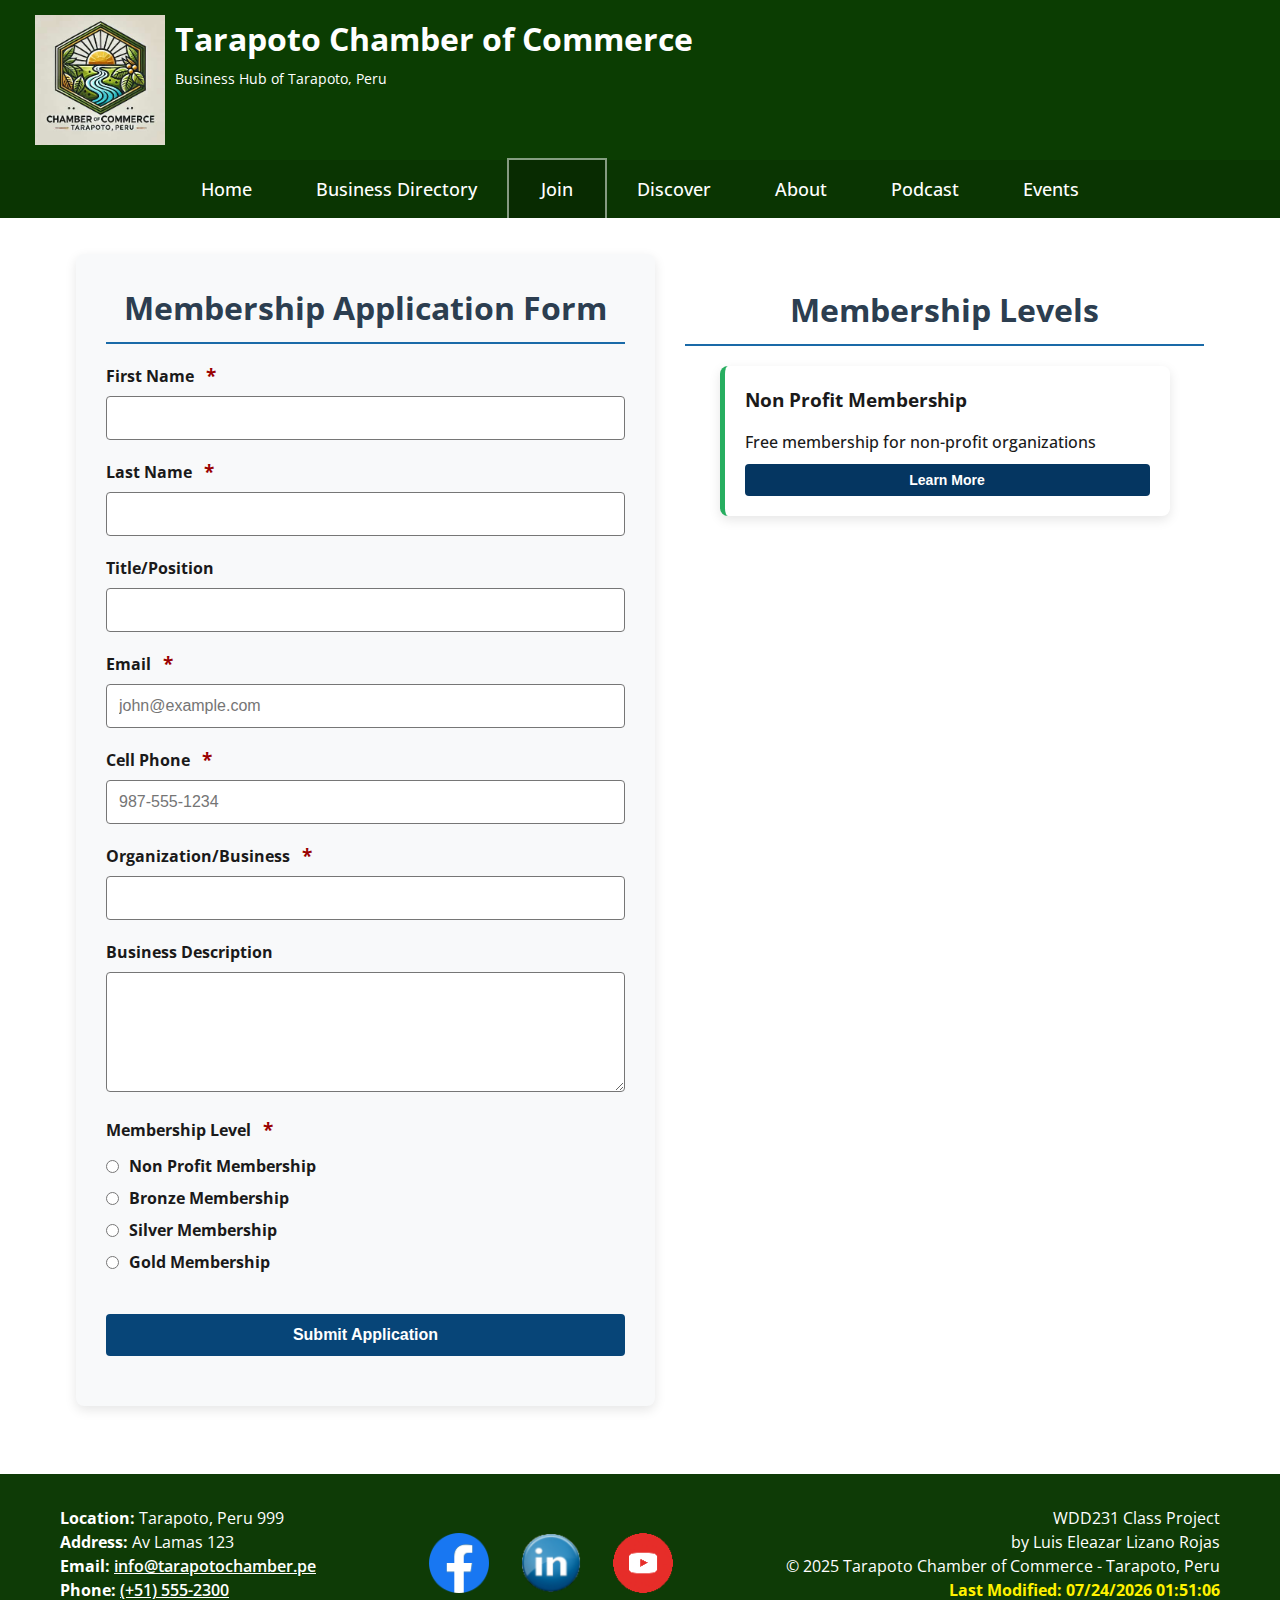
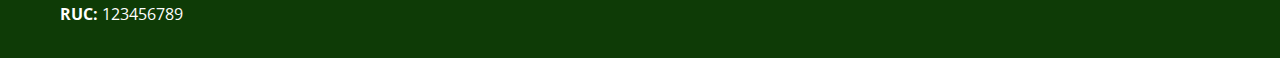
<file: chamber/join.html>
<!DOCTYPE html>
<html lang="en-US">

<head>
    <meta charset="UTF-8">
    <meta name="viewport" content="width=device-width, initial-scale=1.0">
    <title>Tarapoto Chamber of Commerce - Join</title>
    <meta name="description" content="Join the Tarapoto Chamber of Commerce and grow your business with our network">
    <meta name="author" content="Luis Eleazar Lizano Rojas">

    <!-- Open Graph / Facebook Meta Tags -->
    <meta property="og:title" content="Tarapoto Chamber of Commerce - Join">
    <meta property="og:type" content="website">
    <meta property="og:image" content="https://luchogator.github.io/wdd231/chamber/images/chamber-hero.jpg">
    <meta property="og:url" content="https://luchogator.github.io/wdd231/chamber/join.html">
    <meta property="og:description"
        content="Become a member of the Tarapoto Chamber of Commerce - Connect, grow, and thrive">
    <meta property="og:site_name" content="Tarapoto Chamber of Commerce">
    <meta property="og:locale" content="en_US">

    <!-- Favicon -->
    <link rel="icon" href="images/favicon.ico">

    <!-- Google Fonts with display=swap for better performance -->
    <link rel="preconnect" href="https://fonts.googleapis.com">
    <link rel="preconnect" href="https://fonts.gstatic.com" crossorigin>
    <link href="https://fonts.googleapis.com/css2?family=Open+Sans&display=swap" rel="stylesheet" media="print"
        onload="this.media='all'">
    <!-- Fallback for font loading -->
    <noscript>
        <link href="https://fonts.googleapis.com/css2?family=Open+Sans&display=swap" rel="stylesheet">
    </noscript>

    <!-- Chamber CSS -->
    <link rel="stylesheet" href="styles/chamber.css">
    <link rel="stylesheet" href="styles/join.css">

    <!-- Scripts -->
    <script defer src="scripts/hamburger.js"></script>
    <script defer src="scripts/date.js"></script>
    <script defer src="scripts/join.js"></script>
</head>

<body>
    <header>
        <div class="header-left">
            <div class="header-logo-title">
                <!-- Optimized logo loading -->
                <img src="images/logo-chamber.jpg" alt="Chamber Logo" class="chamber-logo" width="120" height="120"
                    fetchpriority="high">
                <div class="title-subtitle-container">
                    <h2 class="chamber-title">Tarapoto Chamber of Commerce</h2>
                    <p class="subtitle">Business Hub of Tarapoto, Peru</p>
                </div>
            </div>
        </div>
        <button id="hamburger-btn" class="hamburger" type="button" aria-label="Toggle navigation" aria-expanded="false"
            aria-controls="chamber-nav">
            ☰
        </button>
    </header>

    <nav id="chamber-nav" aria-label="Main Navigation">
        <ul>
            <li><a href="index.html">Home</a></li>
            <li><a href="directory.html">Business Directory</a></li>
            <li><a href="join.html" aria-current="page">Join</a></li>
            <li><a href="discover.html">Discover</a></li>
            <li><a href="#">About</a></li>
            <li><a href="#">Podcast</a></li>
            <li><a href="#">Events</a></li>
        </ul>
    </nav>

    <main id="maincontent">
        <h1>Join the Tarapoto Chamber of Commerce</h1>

        <div class="join-container">
            <section class="form-section">
                <h2>Membership Application Form</h2>
                <form id="membershipForm" action="thankyou.html" method="get">
                    <!-- First Name -->
                    <div class="form-group">
                        <label for="firstname">First Name <span class="required">*</span></label>
                        <input type="text" id="firstname" name="firstname" required>
                    </div>

                    <!-- Last Name -->
                    <div class="form-group">
                        <label for="lastname">Last Name <span class="required">*</span></label>
                        <input type="text" id="lastname" name="lastname" required>
                    </div>

                    <!-- Title/Position -->
                    <div class="form-group">
                        <label for="title">Title/Position</label>
                        <input type="text" id="title" name="title">
                    </div>

                    <!-- Email -->
                    <div class="form-group">
                        <label for="email">Email <span class="required">*</span></label>
                        <input type="email" id="email" name="email" placeholder="john@example.com" required>
                    </div>

                    <!-- Phone -->
                    <div class="form-group">
                        <label for="phone">Cell Phone <span class="required">*</span></label>
                        <input type="tel" id="phone" name="phone" placeholder="987-555-1234" required>
                    </div>

                    <!-- Organization/Business name -->
                    <div class="form-group">
                        <label for="organization">Organization/Business <span class="required">*</span></label>
                        <input type="text" id="organization" name="organization" required>
                    </div>

                    <!-- Business Description -->
                    <div class="form-group">
                        <label for="description">Business Description</label>
                        <textarea id="description" name="description" rows="4"></textarea>
                    </div>

                    <!-- Membership Level -->
                    <div class="form-group membership-radios">
                        <p>Membership Level <span class="required">*</span></p>
                        <div class="radio-group">
                            <input type="radio" id="nonprofit" name="membershipLevel" value="nonprofit" required>
                            <label for="nonprofit">Non Profit Membership</label>
                        </div>

                        <div class="radio-group">
                            <input type="radio" id="bronze" name="membershipLevel" value="bronze">
                            <label for="bronze">Bronze Membership</label>
                        </div>

                        <div class="radio-group">
                            <input type="radio" id="silver" name="membershipLevel" value="silver">
                            <label for="silver">Silver Membership</label>
                        </div>

                        <div class="radio-group">
                            <input type="radio" id="gold" name="membershipLevel" value="gold">
                            <label for="gold">Gold Membership</label>
                        </div>
                    </div>

                    <!-- Hidden timestamp field -->
                    <input type="hidden" id="timestamp" name="timestamp">

                    <!-- Submit Button -->
                    <div class="form-group submit-group">
                        <button type="submit" class="submit-btn">Submit Application</button>
                    </div>
                </form>
            </section>

            <section class="membership-section">
                <h2>Membership Levels</h2>
                <div class="membership-cards">
                    <div class="membership-card" id="nonprofit-card">
                        <h3>Non Profit Membership</h3>
                        <p>Free membership for non-profit organizations</p>
                        <button class="learn-more-btn" data-level="nonprofit">Learn More</button>
                    </div>

                    <div class="membership-card" id="bronze-card">
                        <h3>Bronze Membership</h3>
                        <p>$75 per year</p>
                        <button class="learn-more-btn" data-level="bronze">Learn More</button>
                    </div>

                    <div class="membership-card" id="silver-card">
                        <h3>Silver Membership</h3>
                        <p>$180 per year</p>
                        <button class="learn-more-btn" data-level="silver">Learn More</button>
                    </div>

                    <div class="membership-card" id="gold-card">
                        <h3>Gold Membership</h3>
                        <p>$350 per year</p>
                        <button class="learn-more-btn" data-level="gold">Learn More</button>
                    </div>
                </div>
            </section>
        </div>

        <!-- Membership Details Modal -->
        <div id="membership-modal" class="modal">
            <div class="modal-content">
                <span class="close-btn" aria-label="Close modal">&times;</span>
                <div id="modal-details">
                    <!-- Modal content will be populated by JavaScript -->
                </div>
            </div>
        </div>
    </main>

    <footer>
        <!-- Footer container with max-width for alignment -->
        <div class="footer-container">
            <div class="footer-left">
                <p><strong>Location:</strong> Tarapoto, Peru 999</p>
                <p><strong>Address:</strong> Av Lamas 123</p>
                <p><strong>Email:</strong> <a href="info@tarapotochamber.pe"
                        aria-label="Send email to Tarapoto Chamber of Commerce">info@tarapotochamber.pe</a></p>
                <p><strong>Phone:</strong> <a href="tel:+51-555-2300"
                        aria-label="Call Tarapoto Chamber of Commerce">(+51)
                        555-2300</a></p>
                <p><strong>RUC:</strong> 123456789</p>
            </div>
            <div class="footer-center">
                <a href="https://facebook.com" target="_blank" rel="noopener" class="social-icon"
                    aria-label="Visit our Facebook page">
                    <img src="images/icons/facebook.png" alt="Facebook" width="60" height="60" loading="lazy">
                </a>
                <a href="https://linkedin.com" target="_blank" rel="noopener" class="social-icon"
                    aria-label="Visit our LinkedIn page">
                    <img src="images/icons/linkedin.png" alt="LinkedIn" width="60" height="60" loading="lazy">
                </a>
                <a href="https://youtube.com" target="_blank" rel="noopener" class="social-icon"
                    aria-label="Visit our YouTube channel">
                    <img src="images/icons/youtube.png" alt="YouTube" width="60" height="60" loading="lazy">
                </a>
            </div>
            <div class="footer-right">
                <p>WDD231 Class Project</p>
                <p>by Luis Eleazar Lizano Rojas</p>
                <p>&copy; 2025 Tarapoto Chamber of Commerce - Tarapoto, Peru</p>
                <p>Last Modified: <span id="lastModifiedDate"></span></p>
            </div>
        </div>
    </footer>
</body>

</html>
</file>
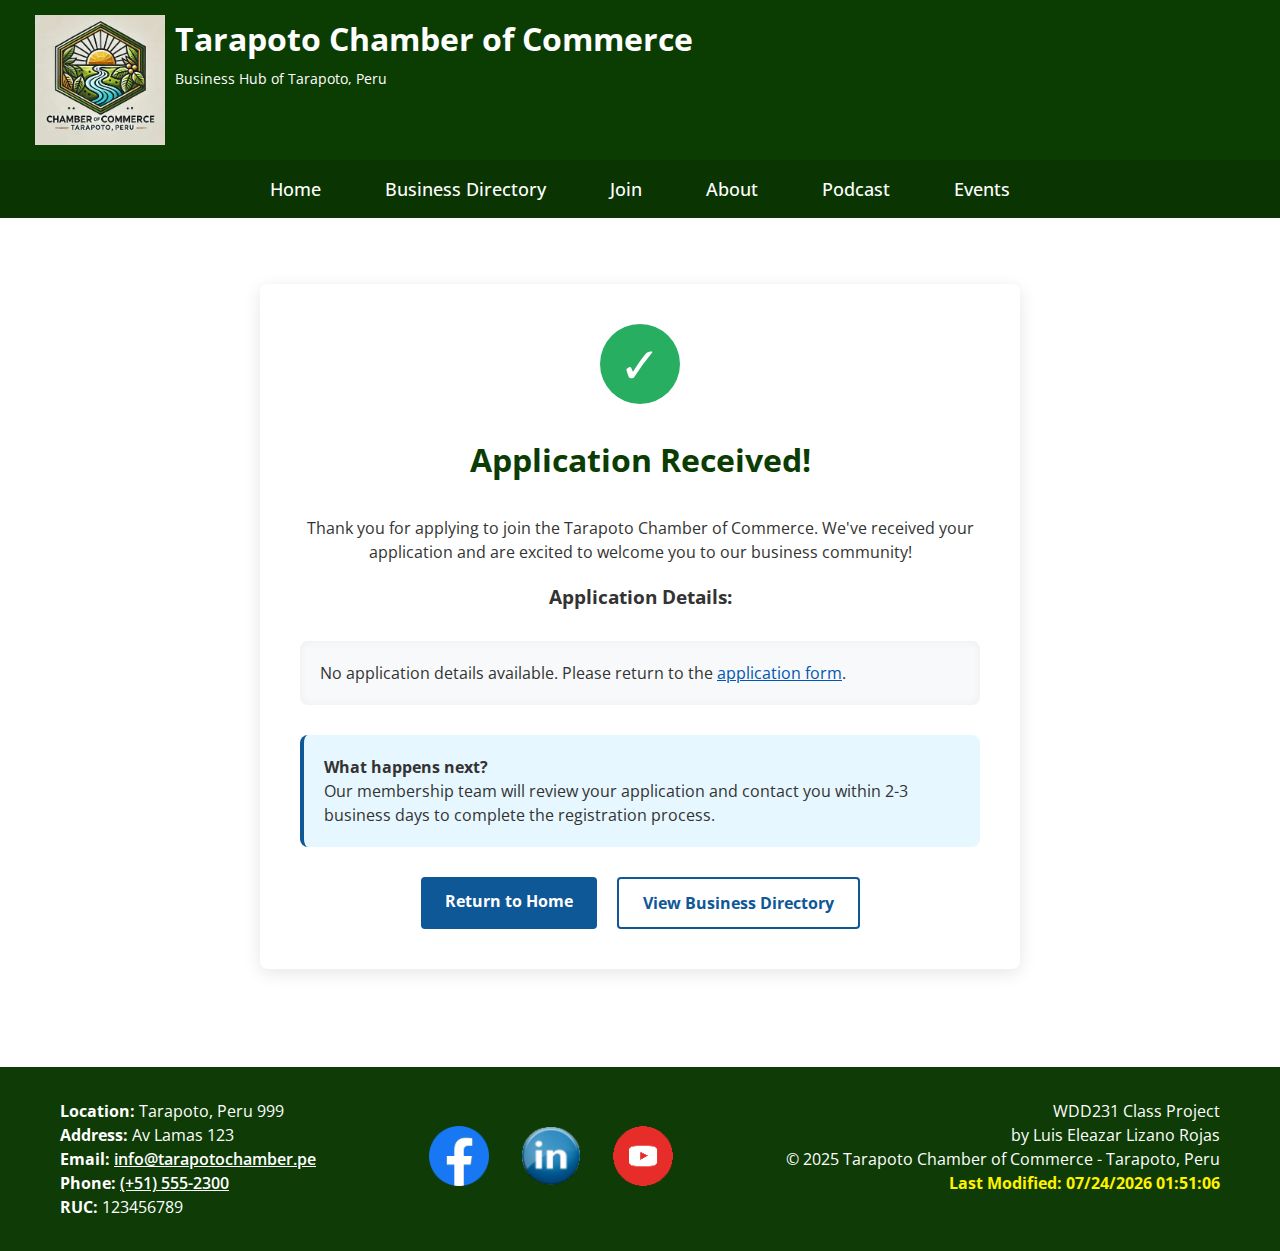
<file: chamber/thankyou.html>
<!DOCTYPE html>
<html lang="en-US">

<head>
    <meta charset="UTF-8">
    <meta name="viewport" content="width=device-width, initial-scale=1.0">
    <title>Thank You - Tarapoto Chamber of Commerce</title>
    <meta name="description" content="Thank you for your application to the Tarapoto Chamber of Commerce">
    <meta name="author" content="Luis Eleazar Lizano Rojas">

    <!-- Favicon -->
    <link rel="icon" href="images/favicon.ico">

    <!-- Google Fonts with display=swap for better performance -->
    <link rel="preconnect" href="https://fonts.googleapis.com">
    <link rel="preconnect" href="https://fonts.gstatic.com" crossorigin>
    <link href="https://fonts.googleapis.com/css2?family=Open+Sans&display=swap" rel="stylesheet" media="print"
        onload="this.media='all'">
    <!-- Fallback for font loading -->
    <noscript>
        <link href="https://fonts.googleapis.com/css2?family=Open+Sans&display=swap" rel="stylesheet">
    </noscript>

    <!-- Chamber CSS -->
    <link rel="stylesheet" href="styles/chamber.css">
    <link rel="stylesheet" href="styles/join.css">

    <!-- Scripts -->
    <script defer src="scripts/hamburger.js"></script>
    <script defer src="scripts/date.js"></script>
    <script defer src="scripts/thankyou.js"></script>
</head>

<body>
    <header>
        <div class="header-left">
            <div class="header-logo-title">
                <!-- Optimized logo loading -->
                <img src="images/logo-chamber.jpg" alt="Chamber Logo" class="chamber-logo" width="120" height="120"
                    fetchpriority="high">
                <div class="title-subtitle-container">
                    <h2 class="chamber-title">Tarapoto Chamber of Commerce</h2>
                    <p class="subtitle">Business Hub of Tarapoto, Peru</p>
                </div>
            </div>
        </div>
        <button id="hamburger-btn" class="hamburger" type="button" aria-label="Toggle navigation" aria-expanded="false"
            aria-controls="chamber-nav">
            ☰
        </button>
    </header>

    <nav id="chamber-nav" aria-label="Main Navigation">
        <ul>
            <li><a href="index.html">Home</a></li>
            <li><a href="directory.html">Business Directory</a></li>
            <li><a href="join.html">Join</a></li>
            <li><a href="#">About</a></li>
            <li><a href="#">Podcast</a></li>
            <li><a href="#">Events</a></li>
        </ul>
    </nav>

    <main id="maincontent">
        <h1>Thank You for Your Application</h1>

        <div class="thankyou-container">
            <div class="thankyou-content">
                <div class="success-icon" aria-label="Success check mark">✓</div>
                <h2>Application Received!</h2>
                <p>Thank you for applying to join the Tarapoto Chamber of Commerce. We've received your application and
                    are excited to welcome you to our business community!</p>

                <h3>Application Details:</h3>
                <div id="application-details" class="details-box">
                    <!-- This will be filled by JavaScript with the form data -->
                    <p class="loading">Loading submission details...</p>
                </div>

                <p class="next-steps">
                    <strong>What happens next?</strong><br>
                    Our membership team will review your application and contact you within 2-3 business days to
                    complete the registration process.
                </p>

                <div class="button-container">
                    <a href="index.html" class="primary-btn">Return to Home</a>
                    <a href="directory.html" class="secondary-btn">View Business Directory</a>
                </div>
            </div>
        </div>
    </main>

    <footer>
        <!-- Footer container with max-width for alignment -->
        <div class="footer-container">
            <div class="footer-left">
                <p><strong>Location:</strong> Tarapoto, Peru 999</p>
                <p><strong>Address:</strong> Av Lamas 123</p>
                <p><strong>Email:</strong> <a href="mailto:info@tarapotochamber.pe"
                        aria-label="Send email to Tarapoto Chamber of Commerce">info@tarapotochamber.pe</a></p>
                <p><strong>Phone:</strong> <a href="tel:+51-555-2300"
                        aria-label="Call Tarapoto Chamber of Commerce">(+51)
                        555-2300</a></p>
                <p><strong>RUC:</strong> 123456789</p>
            </div>
            <div class="footer-center">
                <a href="https://facebook.com" target="_blank" rel="noopener" class="social-icon"
                    aria-label="Visit our Facebook page">
                    <img src="images/icons/facebook.png" alt="Facebook" width="60" height="60" loading="lazy">
                </a>
                <a href="https://linkedin.com" target="_blank" rel="noopener" class="social-icon"
                    aria-label="Visit our LinkedIn page">
                    <img src="images/icons/linkedin.png" alt="LinkedIn" width="60" height="60" loading="lazy">
                </a>
                <a href="https://youtube.com" target="_blank" rel="noopener" class="social-icon"
                    aria-label="Visit our YouTube channel">
                    <img src="images/icons/youtube.png" alt="YouTube" width="60" height="60" loading="lazy">
                </a>
            </div>
            <div class="footer-right">
                <p>WDD231 Class Project</p>
                <p>by Luis Eleazar Lizano Rojas</p>
                <p>© 2025 Tarapoto Chamber of Commerce - Tarapoto, Peru</p>
                <p>Last Modified: <span id="lastModifiedDate"></span></p>
            </div>
        </div>
    </footer>
</body>

</html>
</file>
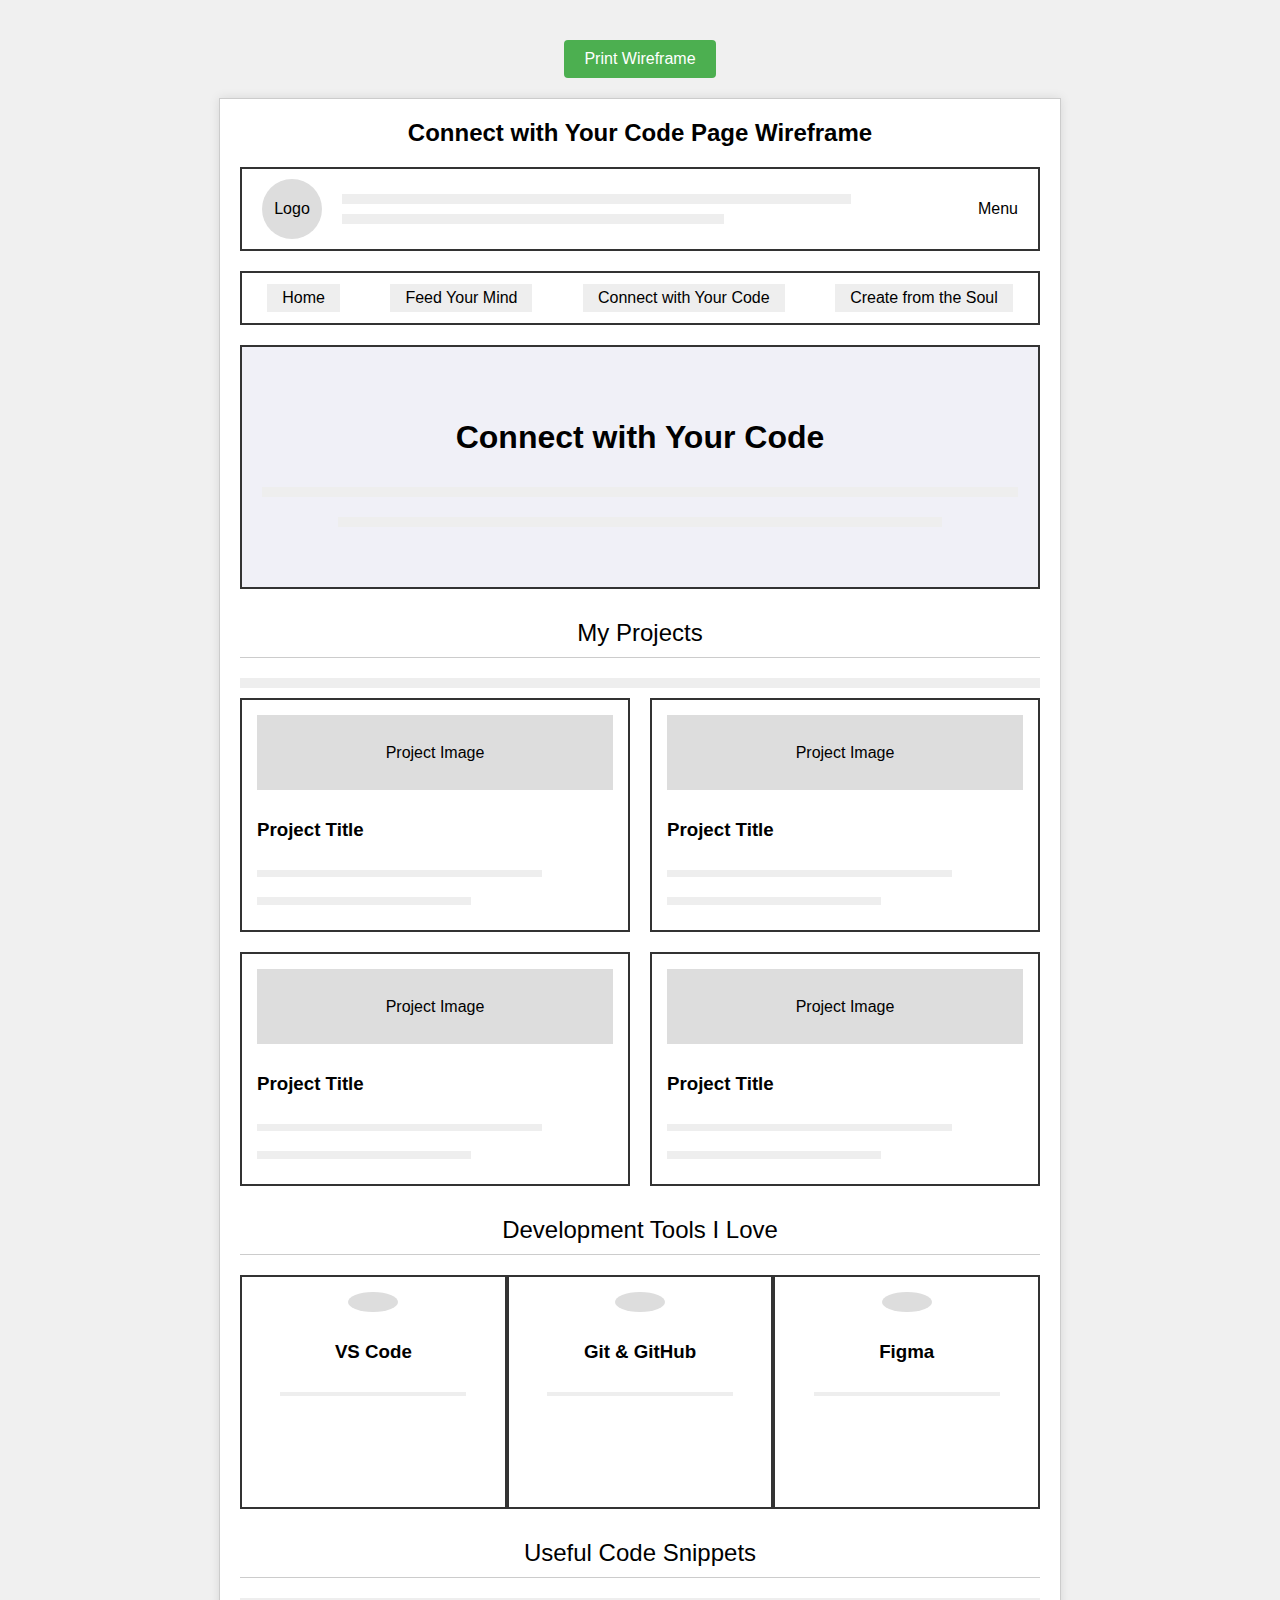
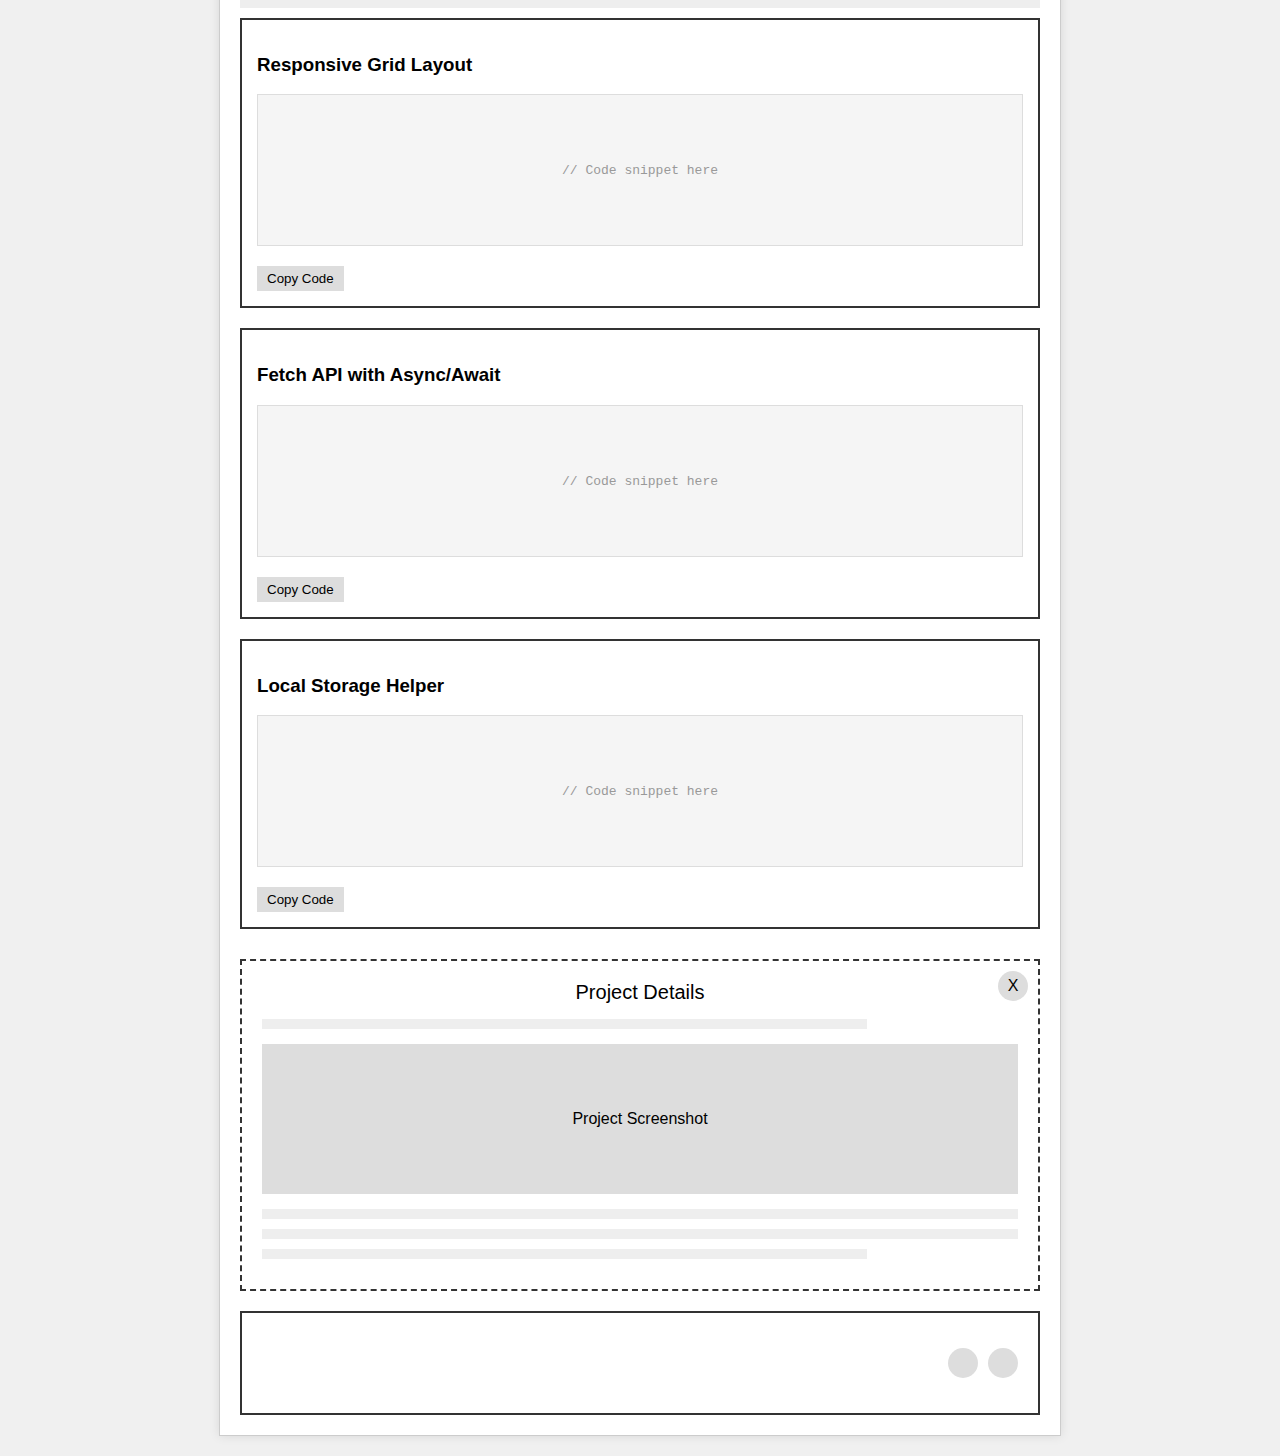
<file: site-plan/wireframe-code.html>
<!DOCTYPE html>
<html lang="en">
<head>
  <meta charset="UTF-8">
  <meta name="viewport" content="width=device-width, initial-scale=1.0">
  <title>Connect with Your Code Wireframe - Brain, Body, and Code</title>
  <style>
    body {
      font-family: Arial, sans-serif;
      background-color: #f0f0f0;
      margin: 0;
      padding: 20px;
    }
    .wireframe {
      background-color: white;
      border: 1px solid #ccc;
      padding: 20px;
      max-width: 800px;
      margin: 0 auto;
      box-shadow: 0 0 10px rgba(0,0,0,0.1);
    }
    .header {
      border: 2px solid #333;
      height: 80px;
      margin-bottom: 20px;
      display: flex;
      justify-content: space-between;
      align-items: center;
      padding: 0 20px;
    }
    .logo {
      width: 60px;
      height: 60px;
      background-color: #ddd;
      display: flex;
      justify-content: center;
      align-items: center;
      border-radius: 50%;
    }
    .site-name {
      flex-grow: 1;
      margin-left: 20px;
    }
    .nav {
      border: 2px solid #333;
      height: 50px;
      margin-bottom: 20px;
      display: flex;
      justify-content: space-around;
      align-items: center;
    }
    .nav-item {
      padding: 5px 15px;
      background-color: #eee;
    }
    .hero {
      border: 2px solid #333;
      height: 200px;
      margin-bottom: 20px;
      display: flex;
      flex-direction: column;
      justify-content: center;
      align-items: center;
      text-align: center;
      padding: 20px;
      background-color: #f0f0f7; /* Light blue tint for Code section */
    }
    .section-title {
      text-align: center;
      margin: 30px 0 20px;
      font-size: 24px;
      border-bottom: 1px solid #ccc;
      padding-bottom: 10px;
    }
    .projects-container {
      display: grid;
      grid-template-columns: repeat(2, 1fr);
      gap: 20px;
      margin-bottom: 30px;
    }
    .project-card {
      border: 2px solid #333;
      padding: 15px;
      height: 200px;
      display: flex;
      flex-direction: column;
    }
    .project-image {
      height: 100px;
      background-color: #ddd;
      margin-bottom: 10px;
      display: flex;
      justify-content: center;
      align-items: center;
    }
    .tools-container {
      display: flex;
      justify-content: space-between;
      margin-bottom: 30px;
    }
    .tool-card {
      width: 30%;
      height: 200px;
      border: 2px solid #333;
      padding: 15px;
      display: flex;
      flex-direction: column;
      align-items: center;
    }
    .tool-icon {
      width: 50px;
      height: 50px;
      background-color: #ddd;
      border-radius: 50%;
      margin-bottom: 10px;
    }
    .snippets-container {
      display: flex;
      flex-direction: column;
      gap: 20px;
      margin-bottom: 30px;
    }
    .snippet-card {
      border: 2px solid #333;
      padding: 15px;
    }
    .code-block {
      background-color: #f5f5f5;
      border: 1px solid #ddd;
      padding: 15px;
      margin: 10px 0;
      height: 120px;
      overflow: hidden;
      font-family: monospace;
      position: relative;
    }
    .code-block::after {
      content: "// Code snippet here";
      position: absolute;
      top: 50%;
      left: 50%;
      transform: translate(-50%, -50%);
      color: #999;
    }
    .copy-button {
      background-color: #ddd;
      border: none;
      padding: 5px 10px;
      cursor: pointer;
      margin-top: 10px;
    }
    .modal {
      border: 2px dashed #333;
      padding: 20px;
      margin: 20px 0;
      position: relative;
    }
    .modal-title {
      text-align: center;
      margin-bottom: 15px;
      font-size: 20px;
    }
    .close-button {
      position: absolute;
      top: 10px;
      right: 10px;
      width: 30px;
      height: 30px;
      background-color: #ddd;
      display: flex;
      justify-content: center;
      align-items: center;
      border-radius: 50%;
    }
    .footer {
      border: 2px solid #333;
      height: 100px;
      display: flex;
      justify-content: space-between;
      align-items: center;
      padding: 0 20px;
    }
    .social-links {
      display: flex;
      gap: 10px;
    }
    .social-icon {
      width: 30px;
      height: 30px;
      background-color: #ddd;
      border-radius: 50%;
    }
    .wireframe-title {
      text-align: center;
      margin-bottom: 20px;
      font-weight: bold;
      font-size: 24px;
    }
    .text-placeholder {
      background-color: #eee;
      height: 10px;
      margin: 10px 0;
    }
    .text-placeholder.short {
      width: 60%;
    }
    .text-placeholder.medium {
      width: 80%;
    }
    .text-placeholder.long {
      width: 100%;
    }
    .list-placeholder {
      margin: 15px 0 15px 20px;
    }
    .list-item {
      background-color: #eee;
      height: 8px;
      margin: 8px 0;
      width: 90%;
    }
    .print-button {
      display: block;
      margin: 20px auto;
      padding: 10px 20px;
      background-color: #4CAF50;
      color: white;
      border: none;
      border-radius: 4px;
      cursor: pointer;
      font-size: 16px;
    }
    @media print {
      body {
        background-color: white;
        padding: 0;
      }
      .print-button {
        display: none;
      }
      .wireframe {
        box-shadow: none;
        border: 1px solid #000;
      }
    }
  </style>
</head>
<body>
  <button class="print-button" onclick="window.print()">Print Wireframe</button>
  
  <div class="wireframe">
    <div class="wireframe-title">Connect with Your Code Page Wireframe</div>
    
    <div class="header">
      <div class="logo">Logo</div>
      <div class="site-name">
        <div class="text-placeholder medium"></div>
        <div class="text-placeholder short"></div>
      </div>
      <div>Menu</div>
    </div>
    
    <div class="nav">
      <div class="nav-item">Home</div>
      <div class="nav-item">Feed Your Mind</div>
      <div class="nav-item">Connect with Your Code</div>
      <div class="nav-item">Create from the Soul</div>
    </div>
    
    <div class="hero">
      <h1>Connect with Your Code</h1>
      <div class="text-placeholder long"></div>
      <div class="text-placeholder medium"></div>
    </div>
    
    <div class="section-title">My Projects</div>
    <div class="text-placeholder long"></div>
    
    <div class="projects-container">
      <div class="project-card">
        <div class="project-image">Project Image</div>
        <h3>Project Title</h3>
        <div class="text-placeholder medium"></div>
        <div class="text-placeholder short"></div>
      </div>
      <div class="project-card">
        <div class="project-image">Project Image</div>
        <h3>Project Title</h3>
        <div class="text-placeholder medium"></div>
        <div class="text-placeholder short"></div>
      </div>
      <div class="project-card">
        <div class="project-image">Project Image</div>
        <h3>Project Title</h3>
        <div class="text-placeholder medium"></div>
        <div class="text-placeholder short"></div>
      </div>
      <div class="project-card">
        <div class="project-image">Project Image</div>
        <h3>Project Title</h3>
        <div class="text-placeholder medium"></div>
        <div class="text-placeholder short"></div>
      </div>
    </div>
    
    <div class="section-title">Development Tools I Love</div>
    <div class="tools-container">
      <div class="tool-card">
        <div class="tool-icon"></div>
        <h3>VS Code</h3>
        <div class="text-placeholder medium"></div>
        <div class="list-placeholder">
          <div class="list-item"></div>
          <div class="list-item"></div>
          <div class="list-item"></div>
        </div>
      </div>
      <div class="tool-card">
        <div class="tool-icon"></div>
        <h3>Git & GitHub</h3>
        <div class="text-placeholder medium"></div>
        <div class="list-placeholder">
          <div class="list-item"></div>
          <div class="list-item"></div>
          <div class="list-item"></div>
        </div>
      </div>
      <div class="tool-card">
        <div class="tool-icon"></div>
        <h3>Figma</h3>
        <div class="text-placeholder medium"></div>
        <div class="list-placeholder">
          <div class="list-item"></div>
          <div class="list-item"></div>
          <div class="list-item"></div>
        </div>
      </div>
    </div>
    
    <div class="section-title">Useful Code Snippets</div>
    <div class="text-placeholder long"></div>
    
    <div class="snippets-container">
      <div class="snippet-card">
        <h3>Responsive Grid Layout</h3>
        <div class="code-block"></div>
        <button class="copy-button">Copy Code</button>
      </div>
      <div class="snippet-card">
        <h3>Fetch API with Async/Await</h3>
        <div class="code-block"></div>
        <button class="copy-button">Copy Code</button>
      </div>
      <div class="snippet-card">
        <h3>Local Storage Helper</h3>
        <div class="code-block"></div>
        <button class="copy-button">Copy Code</button>
      </div>
    </div>
    
    <div class="modal">
      <div class="close-button">X</div>
      <div class="modal-title">Project Details</div>
      <div class="text-placeholder medium"></div>
      <div style="height: 150px; background-color: #ddd; margin: 15px 0; display: flex; justify-content: center; align-items: center;">
        Project Screenshot
      </div>
      <div class="text-placeholder long"></div>
      <div class="text-placeholder long"></div>
      <div class="text-placeholder medium"></div>
    </div>
    
    <div class="footer">
      <div>
        <div class="text-placeholder medium"></div>
        <div class="text-placeholder short"></div>
      </div>
      <div class="social-links">
        <div class="social-icon"></div>
        <div class="social-icon"></div>
      </div>
    </div>
  </div>
</body>
</html>
</file>
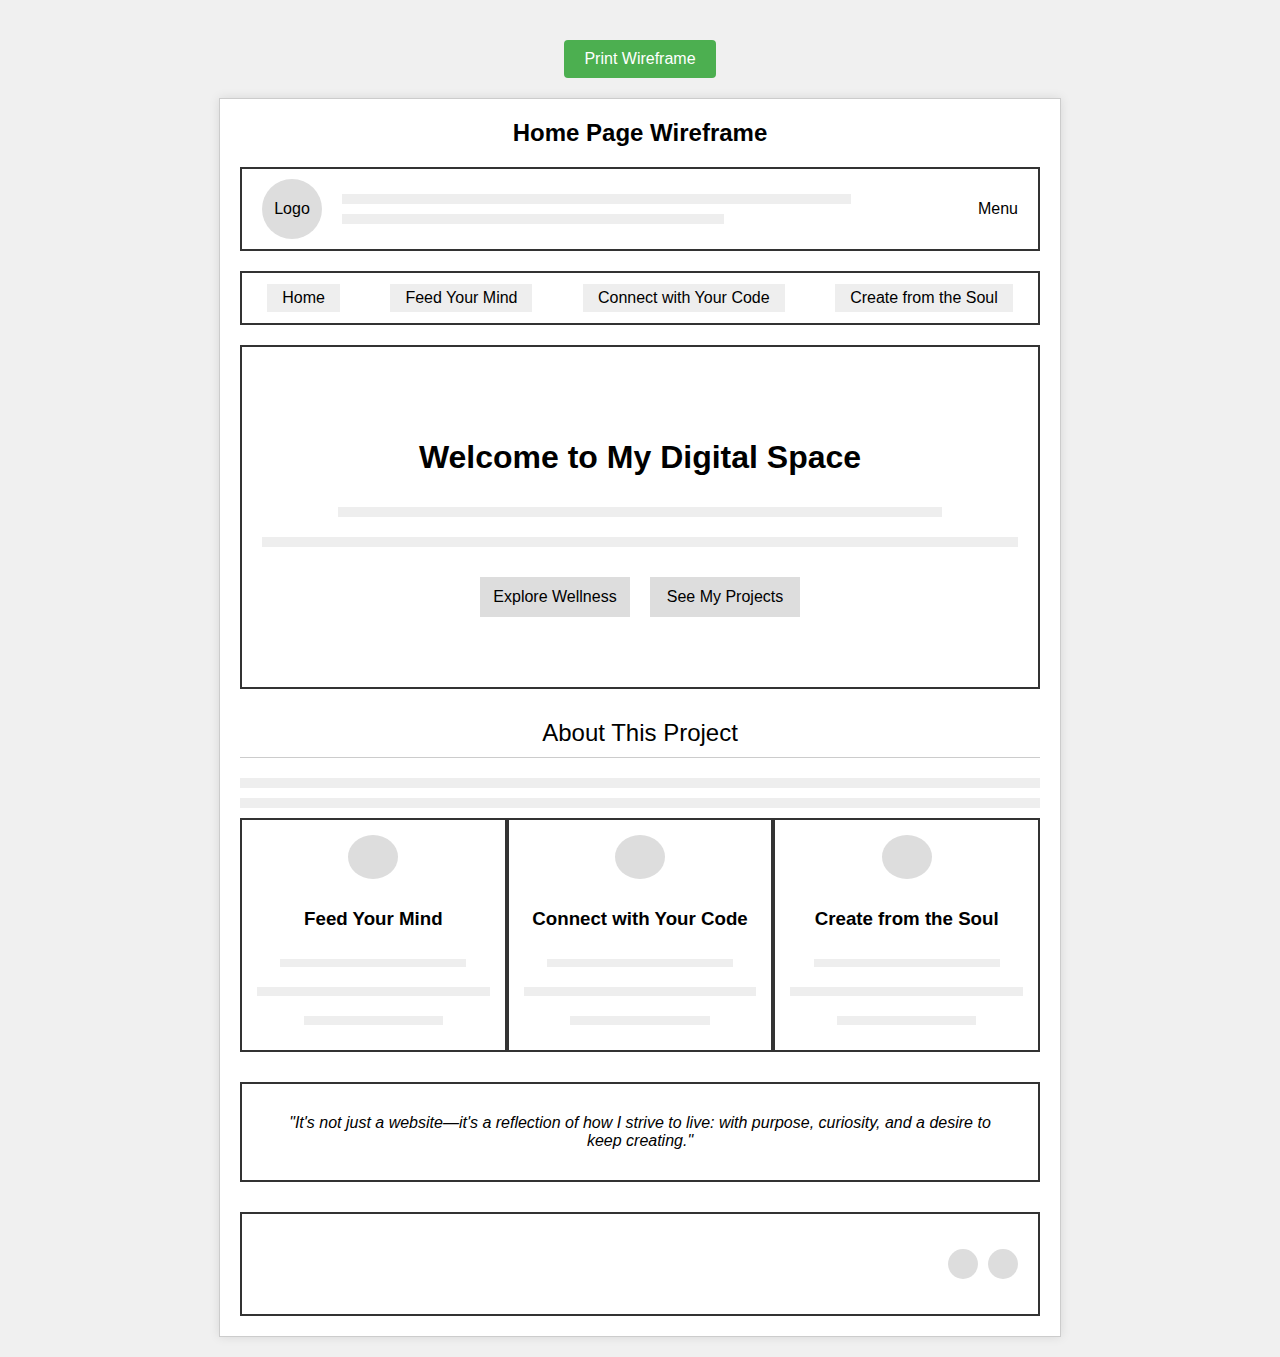
<file: site-plan/wireframe-home.html>
<!DOCTYPE html>
<html lang="en">
<head>
  <meta charset="UTF-8">
  <meta name="viewport" content="width=device-width, initial-scale=1.0">
  <title>Home Page Wireframe - Brain, Body, and Code</title>
  <style>
    body {
      font-family: Arial, sans-serif;
      background-color: #f0f0f0;
      margin: 0;
      padding: 20px;
    }
    .wireframe {
      background-color: white;
      border: 1px solid #ccc;
      padding: 20px;
      max-width: 800px;
      margin: 0 auto;
      box-shadow: 0 0 10px rgba(0,0,0,0.1);
    }
    .header {
      border: 2px solid #333;
      height: 80px;
      margin-bottom: 20px;
      display: flex;
      justify-content: space-between;
      align-items: center;
      padding: 0 20px;
    }
    .logo {
      width: 60px;
      height: 60px;
      background-color: #ddd;
      display: flex;
      justify-content: center;
      align-items: center;
      border-radius: 50%;
    }
    .site-name {
      flex-grow: 1;
      margin-left: 20px;
    }
    .nav {
      border: 2px solid #333;
      height: 50px;
      margin-bottom: 20px;
      display: flex;
      justify-content: space-around;
      align-items: center;
    }
    .nav-item {
      padding: 5px 15px;
      background-color: #eee;
    }
    .hero {
      border: 2px solid #333;
      height: 300px;
      margin-bottom: 20px;
      display: flex;
      flex-direction: column;
      justify-content: center;
      align-items: center;
      text-align: center;
      padding: 20px;
    }
    .cta-buttons {
      display: flex;
      gap: 20px;
      margin-top: 20px;
    }
    .cta-button {
      width: 150px;
      height: 40px;
      background-color: #ddd;
      display: flex;
      justify-content: center;
      align-items: center;
    }
    .section-title {
      text-align: center;
      margin: 30px 0 20px;
      font-size: 24px;
      border-bottom: 1px solid #ccc;
      padding-bottom: 10px;
    }
    .cards {
      display: flex;
      justify-content: space-between;
      margin-bottom: 30px;
    }
    .card {
      width: 30%;
      height: 200px;
      border: 2px solid #333;
      padding: 15px;
      display: flex;
      flex-direction: column;
      align-items: center;
      text-align: center;
    }
    .card-icon {
      width: 50px;
      height: 50px;
      background-color: #ddd;
      border-radius: 50%;
      margin-bottom: 10px;
    }
    .quote {
      border: 2px solid #333;
      padding: 30px;
      margin: 30px 0;
      text-align: center;
      font-style: italic;
    }
    .footer {
      border: 2px solid #333;
      height: 100px;
      display: flex;
      justify-content: space-between;
      align-items: center;
      padding: 0 20px;
    }
    .social-links {
      display: flex;
      gap: 10px;
    }
    .social-icon {
      width: 30px;
      height: 30px;
      background-color: #ddd;
      border-radius: 50%;
    }
    .wireframe-title {
      text-align: center;
      margin-bottom: 20px;
      font-weight: bold;
      font-size: 24px;
    }
    .text-placeholder {
      background-color: #eee;
      height: 10px;
      margin: 10px 0;
    }
    .text-placeholder.short {
      width: 60%;
    }
    .text-placeholder.medium {
      width: 80%;
    }
    .text-placeholder.long {
      width: 100%;
    }
    .print-button {
      display: block;
      margin: 20px auto;
      padding: 10px 20px;
      background-color: #4CAF50;
      color: white;
      border: none;
      border-radius: 4px;
      cursor: pointer;
      font-size: 16px;
    }
    @media print {
      body {
        background-color: white;
        padding: 0;
      }
      .print-button {
        display: none;
      }
      .wireframe {
        box-shadow: none;
        border: 1px solid #000;
      }
    }
  </style>
</head>
<body>
  <button class="print-button" onclick="window.print()">Print Wireframe</button>
  
  <div class="wireframe">
    <div class="wireframe-title">Home Page Wireframe</div>
    
    <div class="header">
      <div class="logo">Logo</div>
      <div class="site-name">
        <div class="text-placeholder medium"></div>
        <div class="text-placeholder short"></div>
      </div>
      <div>Menu</div>
    </div>
    
    <div class="nav">
      <div class="nav-item">Home</div>
      <div class="nav-item">Feed Your Mind</div>
      <div class="nav-item">Connect with Your Code</div>
      <div class="nav-item">Create from the Soul</div>
    </div>
    
    <div class="hero">
      <h1>Welcome to My Digital Space</h1>
      <div class="text-placeholder medium"></div>
      <div class="text-placeholder long"></div>
      <div class="cta-buttons">
        <div class="cta-button">Explore Wellness</div>
        <div class="cta-button">See My Projects</div>
      </div>
    </div>
    
    <div class="section-title">About This Project</div>
    <div class="text-placeholder long"></div>
    <div class="text-placeholder long"></div>
    
    <div class="cards">
      <div class="card">
        <div class="card-icon"></div>
        <h3>Feed Your Mind</h3>
        <div class="text-placeholder medium"></div>
        <div class="text-placeholder long"></div>
        <div class="text-placeholder short"></div>
      </div>
      <div class="card">
        <div class="card-icon"></div>
        <h3>Connect with Your Code</h3>
        <div class="text-placeholder medium"></div>
        <div class="text-placeholder long"></div>
        <div class="text-placeholder short"></div>
      </div>
      <div class="card">
        <div class="card-icon"></div>
        <h3>Create from the Soul</h3>
        <div class="text-placeholder medium"></div>
        <div class="text-placeholder long"></div>
        <div class="text-placeholder short"></div>
      </div>
    </div>
    
    <div class="quote">
      "It's not just a website—it's a reflection of how I strive to live: with purpose, curiosity, and a desire to keep creating."
    </div>
    
    <div class="footer">
      <div>
        <div class="text-placeholder medium"></div>
        <div class="text-placeholder short"></div>
      </div>
      <div class="social-links">
        <div class="social-icon"></div>
        <div class="social-icon"></div>
      </div>
    </div>
  </div>
</body>
</html>
</file>
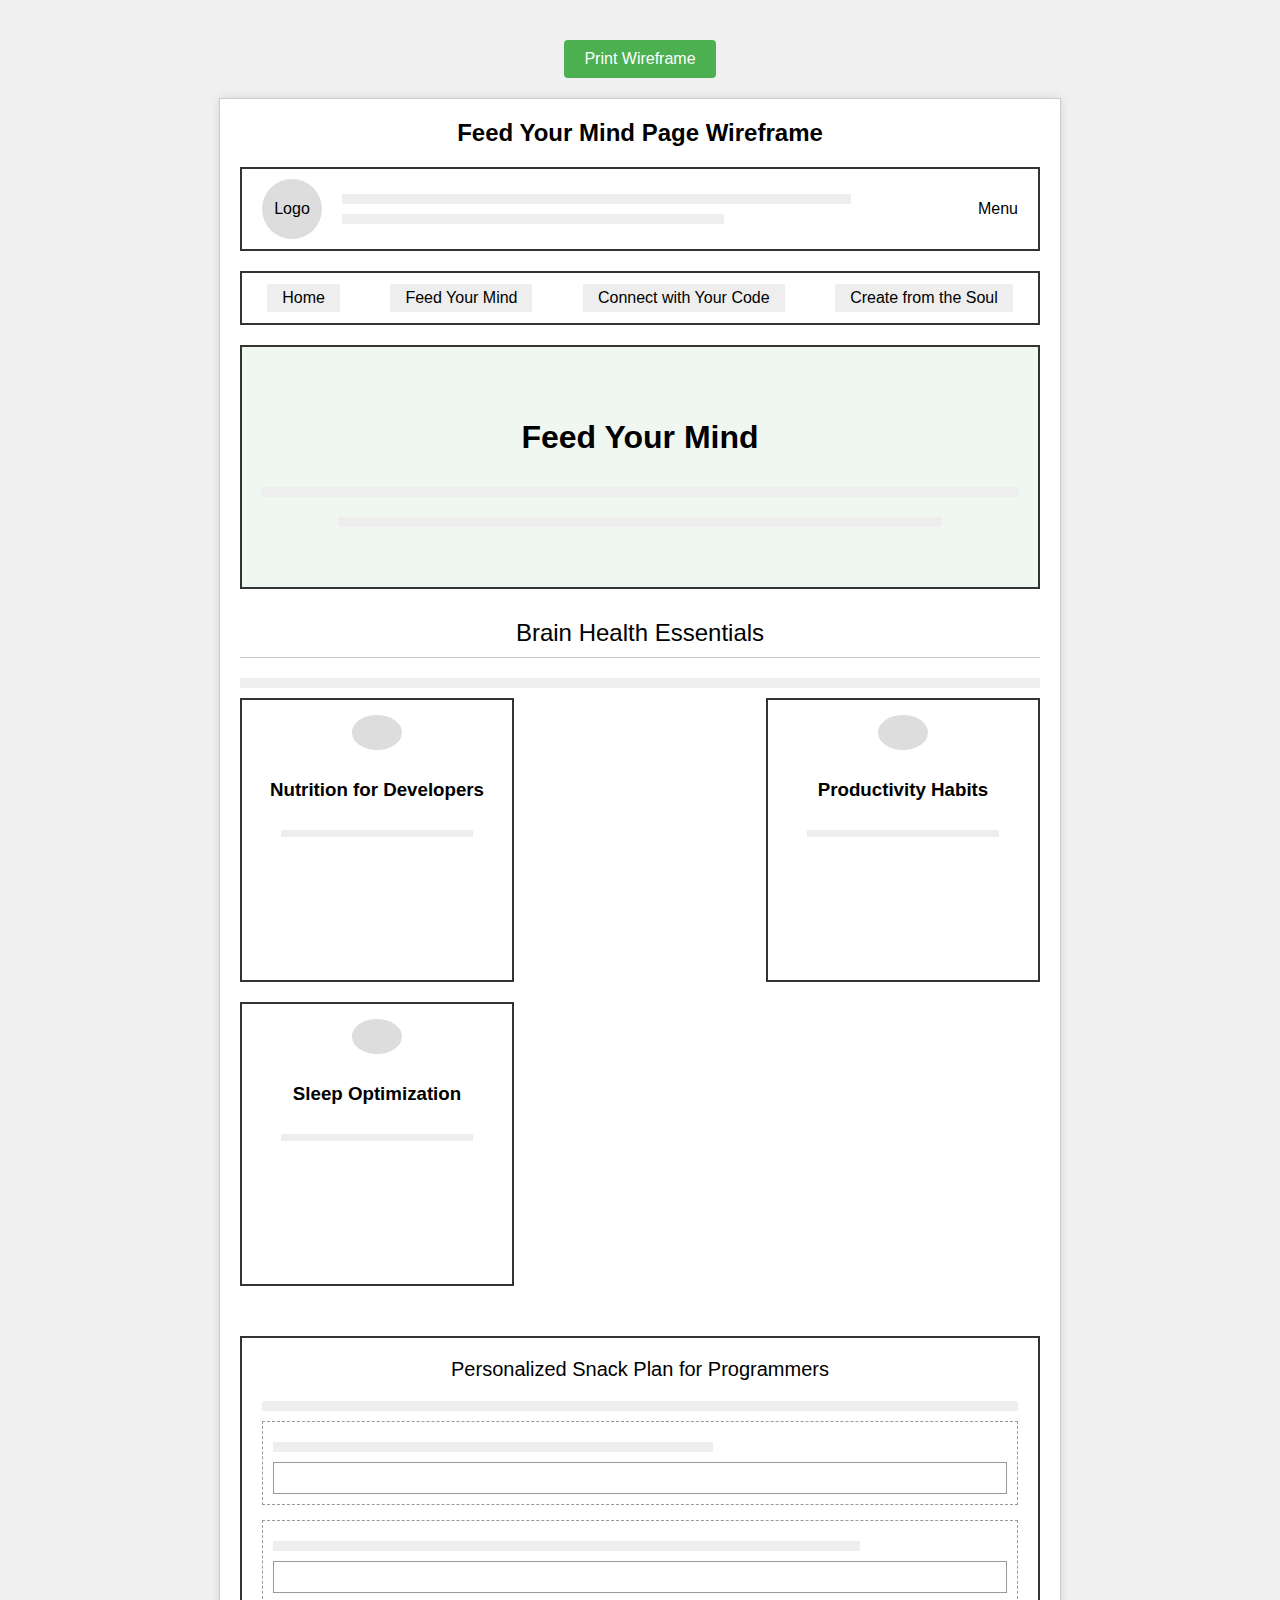
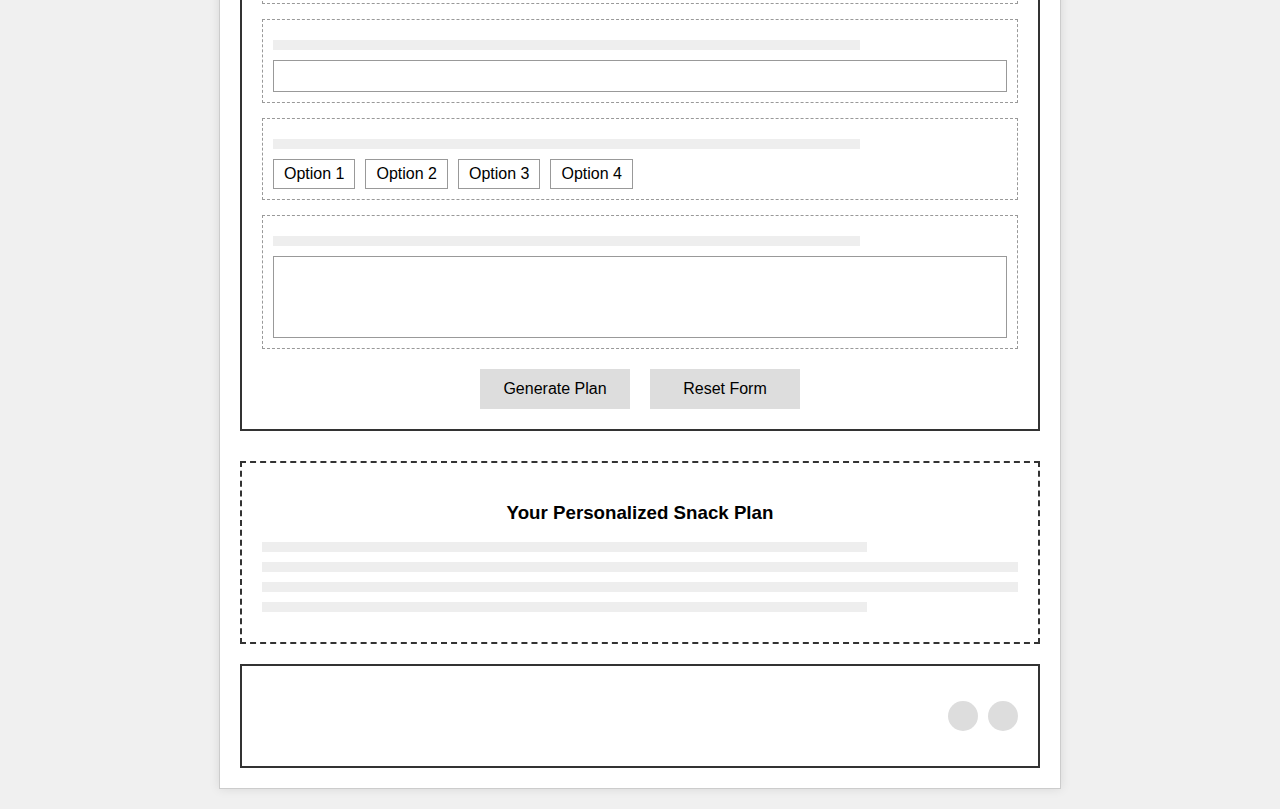
<file: site-plan/wireframe-mind.html>
<!DOCTYPE html>
<html lang="en">
<head>
  <meta charset="UTF-8">
  <meta name="viewport" content="width=device-width, initial-scale=1.0">
  <title>Feed Your Mind Wireframe - Brain, Body, and Code</title>
  <style>
    body {
      font-family: Arial, sans-serif;
      background-color: #f0f0f0;
      margin: 0;
      padding: 20px;
    }
    .wireframe {
      background-color: white;
      border: 1px solid #ccc;
      padding: 20px;
      max-width: 800px;
      margin: 0 auto;
      box-shadow: 0 0 10px rgba(0,0,0,0.1);
    }
    .header {
      border: 2px solid #333;
      height: 80px;
      margin-bottom: 20px;
      display: flex;
      justify-content: space-between;
      align-items: center;
      padding: 0 20px;
    }
    .logo {
      width: 60px;
      height: 60px;
      background-color: #ddd;
      display: flex;
      justify-content: center;
      align-items: center;
      border-radius: 50%;
    }
    .site-name {
      flex-grow: 1;
      margin-left: 20px;
    }
    .nav {
      border: 2px solid #333;
      height: 50px;
      margin-bottom: 20px;
      display: flex;
      justify-content: space-around;
      align-items: center;
    }
    .nav-item {
      padding: 5px 15px;
      background-color: #eee;
    }
    .hero {
      border: 2px solid #333;
      height: 200px;
      margin-bottom: 20px;
      display: flex;
      flex-direction: column;
      justify-content: center;
      align-items: center;
      text-align: center;
      padding: 20px;
      background-color: #f0f7f0; /* Light green tint for Mind section */
    }
    .section-title {
      text-align: center;
      margin: 30px 0 20px;
      font-size: 24px;
      border-bottom: 1px solid #ccc;
      padding-bottom: 10px;
    }
    .tips-container {
      display: flex;
      justify-content: space-between;
      margin-bottom: 30px;
      flex-wrap: wrap;
    }
    .tip-card {
      width: 30%;
      height: 250px;
      border: 2px solid #333;
      padding: 15px;
      margin-bottom: 20px;
      display: flex;
      flex-direction: column;
      align-items: center;
    }
    .tip-icon {
      width: 50px;
      height: 50px;
      background-color: #ddd;
      border-radius: 50%;
      margin-bottom: 10px;
    }
    .form-section {
      border: 2px solid #333;
      padding: 20px;
      margin: 30px 0;
    }
    .form-title {
      text-align: center;
      margin-bottom: 20px;
      font-size: 20px;
    }
    .form-group {
      margin-bottom: 15px;
      border: 1px dashed #999;
      padding: 10px;
    }
    .form-buttons {
      display: flex;
      justify-content: center;
      gap: 20px;
      margin-top: 20px;
    }
    .form-button {
      width: 150px;
      height: 40px;
      background-color: #ddd;
      display: flex;
      justify-content: center;
      align-items: center;
    }
    .result-section {
      border: 2px dashed #333;
      padding: 20px;
      margin: 20px 0;
      text-align: center;
    }
    .footer {
      border: 2px solid #333;
      height: 100px;
      display: flex;
      justify-content: space-between;
      align-items: center;
      padding: 0 20px;
    }
    .social-links {
      display: flex;
      gap: 10px;
    }
    .social-icon {
      width: 30px;
      height: 30px;
      background-color: #ddd;
      border-radius: 50%;
    }
    .wireframe-title {
      text-align: center;
      margin-bottom: 20px;
      font-weight: bold;
      font-size: 24px;
    }
    .text-placeholder {
      background-color: #eee;
      height: 10px;
      margin: 10px 0;
    }
    .text-placeholder.short {
      width: 60%;
    }
    .text-placeholder.medium {
      width: 80%;
    }
    .text-placeholder.long {
      width: 100%;
    }
    .list-placeholder {
      margin: 15px 0 15px 20px;
    }
    .list-item {
      background-color: #eee;
      height: 8px;
      margin: 8px 0;
      width: 90%;
    }
    .print-button {
      display: block;
      margin: 20px auto;
      padding: 10px 20px;
      background-color: #4CAF50;
      color: white;
      border: none;
      border-radius: 4px;
      cursor: pointer;
      font-size: 16px;
    }
    @media print {
      body {
        background-color: white;
        padding: 0;
      }
      .print-button {
        display: none;
      }
      .wireframe {
        box-shadow: none;
        border: 1px solid #000;
      }
    }
  </style>
</head>
<body>
  <button class="print-button" onclick="window.print()">Print Wireframe</button>
  
  <div class="wireframe">
    <div class="wireframe-title">Feed Your Mind Page Wireframe</div>
    
    <div class="header">
      <div class="logo">Logo</div>
      <div class="site-name">
        <div class="text-placeholder medium"></div>
        <div class="text-placeholder short"></div>
      </div>
      <div>Menu</div>
    </div>
    
    <div class="nav">
      <div class="nav-item">Home</div>
      <div class="nav-item">Feed Your Mind</div>
      <div class="nav-item">Connect with Your Code</div>
      <div class="nav-item">Create from the Soul</div>
    </div>
    
    <div class="hero">
      <h1>Feed Your Mind</h1>
      <div class="text-placeholder long"></div>
      <div class="text-placeholder medium"></div>
    </div>
    
    <div class="section-title">Brain Health Essentials</div>
    <div class="text-placeholder long"></div>
    
    <div class="tips-container">
      <div class="tip-card">
        <div class="tip-icon"></div>
        <h3>Nutrition for Developers</h3>
        <div class="text-placeholder medium"></div>
        <div class="list-placeholder">
          <div class="list-item"></div>
          <div class="list-item"></div>
          <div class="list-item"></div>
          <div class="list-item"></div>
          <div class="list-item"></div>
        </div>
      </div>
      <div class="tip-card">
        <div class="tip-icon"></div>
        <h3>Productivity Habits</h3>
        <div class="text-placeholder medium"></div>
        <div class="list-placeholder">
          <div class="list-item"></div>
          <div class="list-item"></div>
          <div class="list-item"></div>
          <div class="list-item"></div>
          <div class="list-item"></div>
        </div>
      </div>
      <div class="tip-card">
        <div class="tip-icon"></div>
        <h3>Sleep Optimization</h3>
        <div class="text-placeholder medium"></div>
        <div class="list-placeholder">
          <div class="list-item"></div>
          <div class="list-item"></div>
          <div class="list-item"></div>
          <div class="list-item"></div>
          <div class="list-item"></div>
        </div>
      </div>
    </div>
    
    <div class="form-section">
      <div class="form-title">Personalized Snack Plan for Programmers</div>
      <div class="text-placeholder long"></div>
      
      <div class="form-group">
        <div class="text-placeholder short"></div>
        <div style="height: 30px; border: 1px solid #999; margin-top: 5px;"></div>
      </div>
      
      <div class="form-group">
        <div class="text-placeholder medium"></div>
        <div style="height: 30px; border: 1px solid #999; margin-top: 5px;"></div>
      </div>
      
      <div class="form-group">
        <div class="text-placeholder medium"></div>
        <div style="height: 30px; border: 1px solid #999; margin-top: 5px;"></div>
      </div>
      
      <div class="form-group">
        <div class="text-placeholder medium"></div>
        <div style="display: flex; flex-wrap: wrap; gap: 10px; margin-top: 10px;">
          <div style="border: 1px solid #999; padding: 5px 10px;">Option 1</div>
          <div style="border: 1px solid #999; padding: 5px 10px;">Option 2</div>
          <div style="border: 1px solid #999; padding: 5px 10px;">Option 3</div>
          <div style="border: 1px solid #999; padding: 5px 10px;">Option 4</div>
        </div>
      </div>
      
      <div class="form-group">
        <div class="text-placeholder medium"></div>
        <div style="height: 80px; border: 1px solid #999; margin-top: 5px;"></div>
      </div>
      
      <div class="form-buttons">
        <div class="form-button">Generate Plan</div>
        <div class="form-button">Reset Form</div>
      </div>
    </div>
    
    <div class="result-section">
      <h3>Your Personalized Snack Plan</h3>
      <div class="text-placeholder medium"></div>
      <div class="text-placeholder long"></div>
      <div class="text-placeholder long"></div>
      <div class="text-placeholder medium"></div>
    </div>
    
    <div class="footer">
      <div>
        <div class="text-placeholder medium"></div>
        <div class="text-placeholder short"></div>
      </div>
      <div class="social-links">
        <div class="social-icon"></div>
        <div class="social-icon"></div>
      </div>
    </div>
  </div>
</body>
</html>
</file>
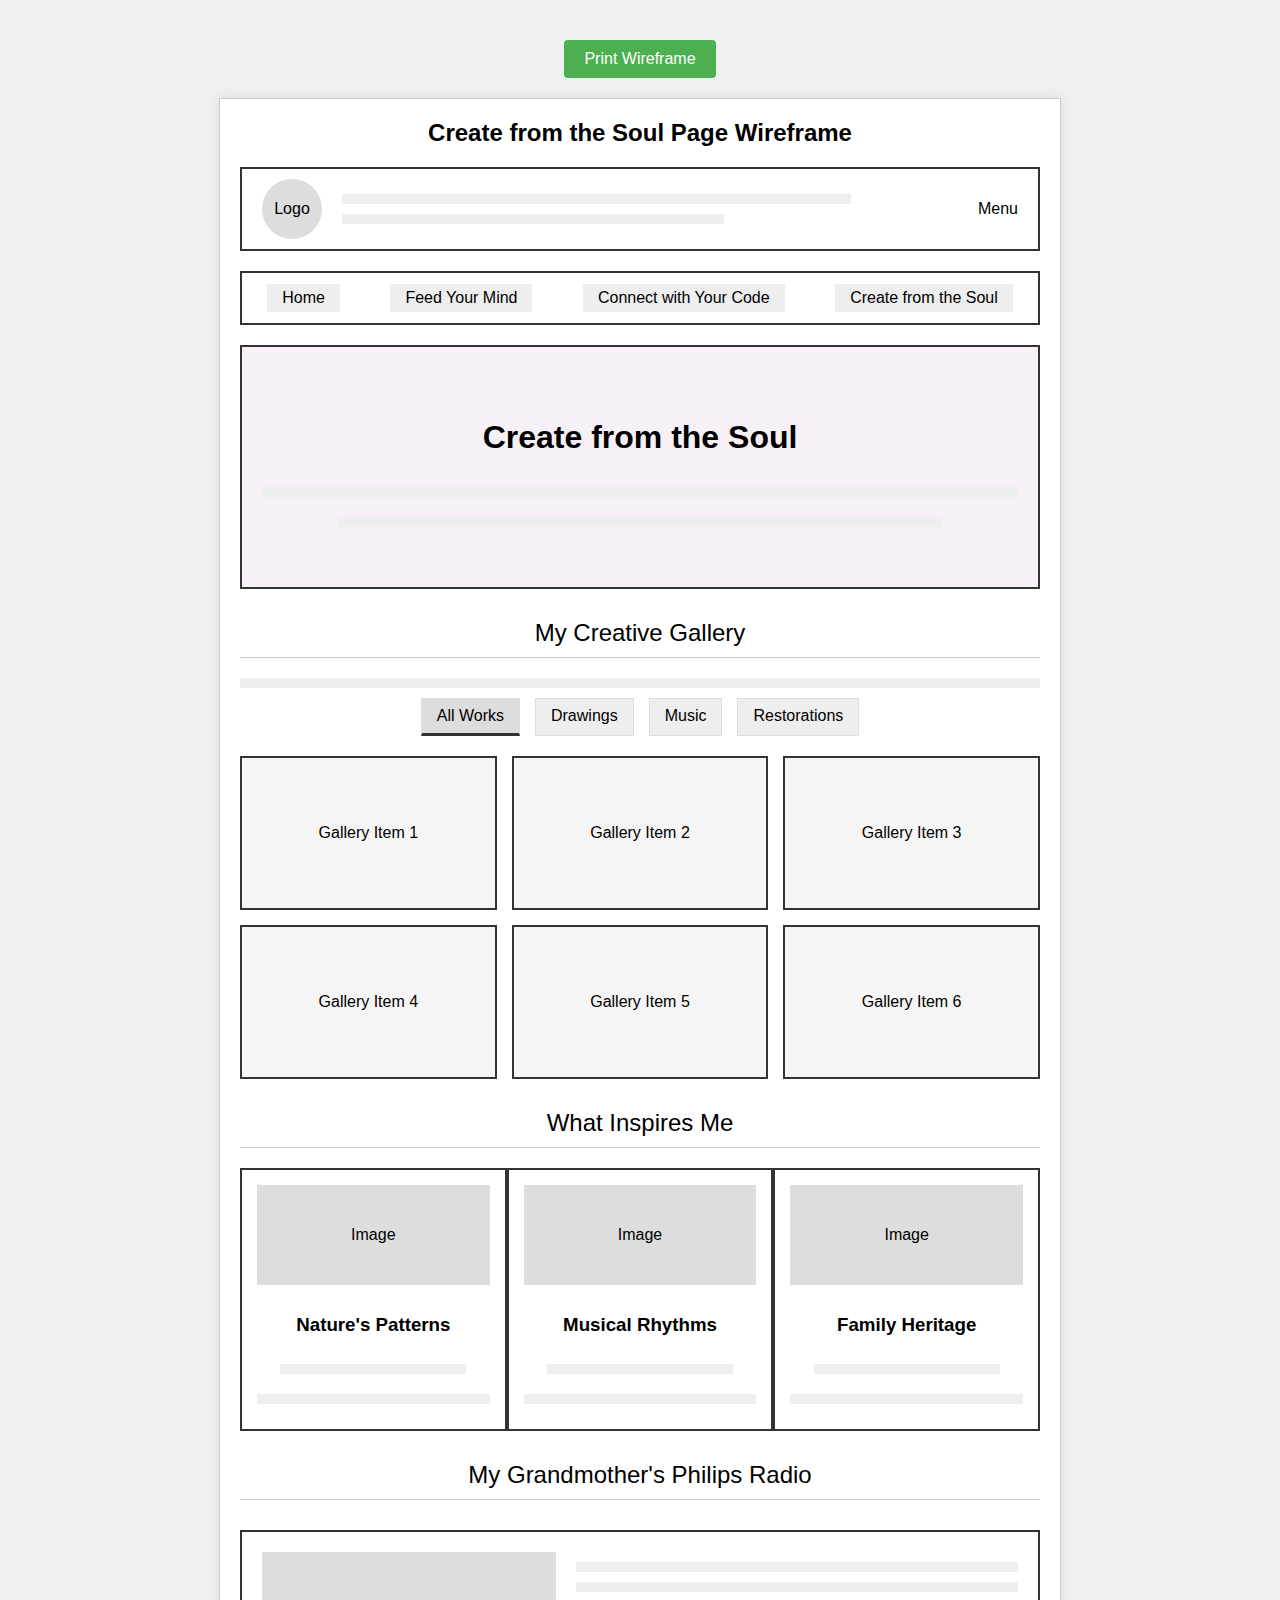
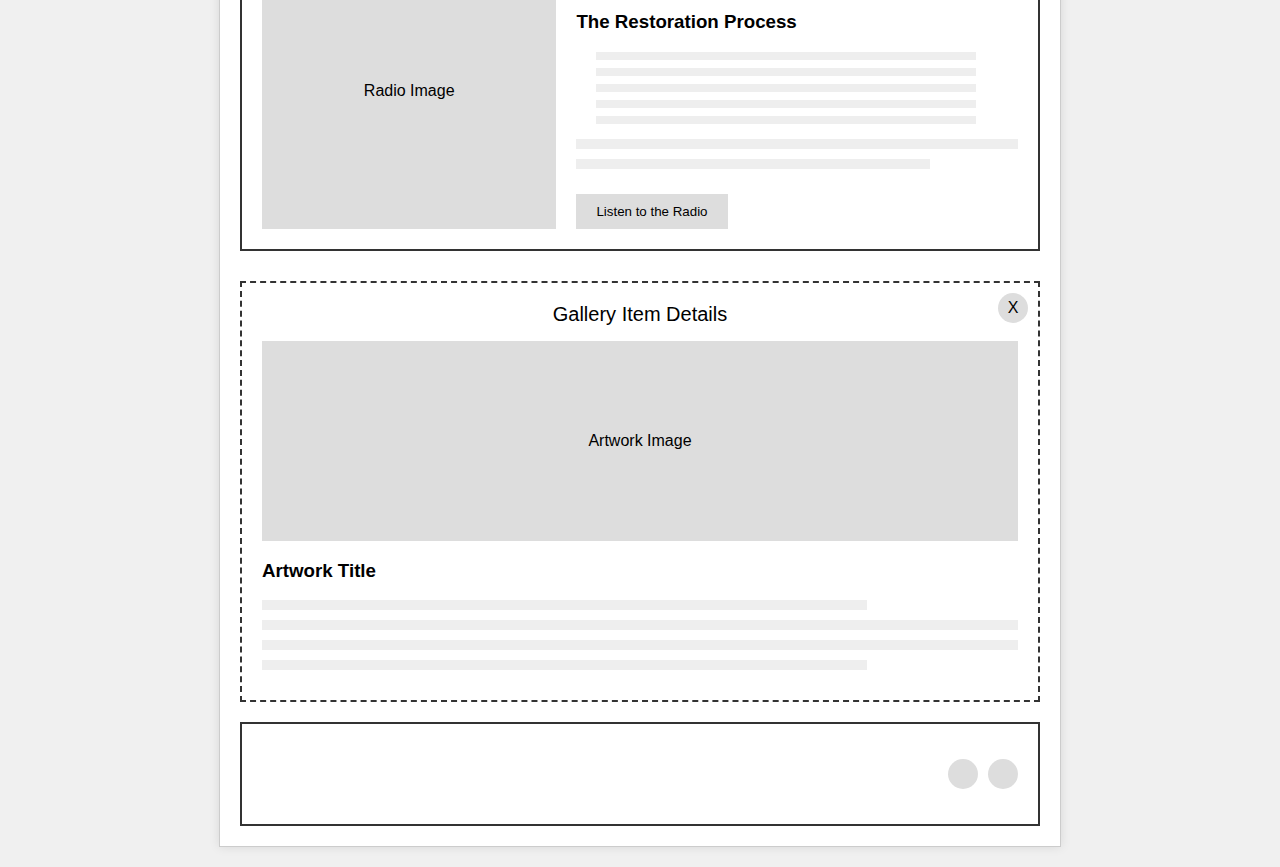
<file: site-plan/wireframe-soul.html>
<!DOCTYPE html>
<html lang="en">
<head>
  <meta charset="UTF-8">
  <meta name="viewport" content="width=device-width, initial-scale=1.0">
  <title>Create from the Soul Wireframe - Brain, Body, and Code</title>
  <style>
    body {
      font-family: Arial, sans-serif;
      background-color: #f0f0f0;
      margin: 0;
      padding: 20px;
    }
    .wireframe {
      background-color: white;
      border: 1px solid #ccc;
      padding: 20px;
      max-width: 800px;
      margin: 0 auto;
      box-shadow: 0 0 10px rgba(0,0,0,0.1);
    }
    .header {
      border: 2px solid #333;
      height: 80px;
      margin-bottom: 20px;
      display: flex;
      justify-content: space-between;
      align-items: center;
      padding: 0 20px;
    }
    .logo {
      width: 60px;
      height: 60px;
      background-color: #ddd;
      display: flex;
      justify-content: center;
      align-items: center;
      border-radius: 50%;
    }
    .site-name {
      flex-grow: 1;
      margin-left: 20px;
    }
    .nav {
      border: 2px solid #333;
      height: 50px;
      margin-bottom: 20px;
      display: flex;
      justify-content: space-around;
      align-items: center;
    }
    .nav-item {
      padding: 5px 15px;
      background-color: #eee;
    }
    .hero {
      border: 2px solid #333;
      height: 200px;
      margin-bottom: 20px;
      display: flex;
      flex-direction: column;
      justify-content: center;
      align-items: center;
      text-align: center;
      padding: 20px;
      background-color: #f7f0f7; /* Light purple tint for Soul section */
    }
    .section-title {
      text-align: center;
      margin: 30px 0 20px;
      font-size: 24px;
      border-bottom: 1px solid #ccc;
      padding-bottom: 10px;
    }
    .gallery-nav {
      display: flex;
      justify-content: center;
      gap: 15px;
      margin-bottom: 20px;
    }
    .gallery-tab {
      padding: 8px 15px;
      background-color: #eee;
      border: 1px solid #ddd;
    }
    .gallery-tab.active {
      background-color: #ddd;
      border-bottom: 3px solid #333;
    }
    .gallery-container {
      display: grid;
      grid-template-columns: repeat(3, 1fr);
      gap: 15px;
      margin-bottom: 30px;
    }
    .gallery-item {
      border: 2px solid #333;
      height: 150px;
      display: flex;
      justify-content: center;
      align-items: center;
      background-color: #f5f5f5;
    }
    .inspiration-container {
      display: flex;
      justify-content: space-between;
      margin-bottom: 30px;
    }
    .inspiration-card {
      width: 30%;
      border: 2px solid #333;
      padding: 15px;
      display: flex;
      flex-direction: column;
      align-items: center;
    }
    .inspiration-image {
      width: 100%;
      height: 100px;
      background-color: #ddd;
      margin-bottom: 10px;
      display: flex;
      justify-content: center;
      align-items: center;
    }
    .radio-story {
      border: 2px solid #333;
      padding: 20px;
      margin: 30px 0;
      display: flex;
      gap: 20px;
    }
    .radio-image {
      width: 40%;
      background-color: #ddd;
      display: flex;
      justify-content: center;
      align-items: center;
      min-height: 200px;
    }
    .radio-content {
      width: 60%;
    }
    .play-button {
      background-color: #ddd;
      border: none;
      padding: 10px 20px;
      margin-top: 15px;
      cursor: pointer;
    }
    .modal {
      border: 2px dashed #333;
      padding: 20px;
      margin: 20px 0;
      position: relative;
    }
    .modal-title {
      text-align: center;
      margin-bottom: 15px;
      font-size: 20px;
    }
    .close-button {
      position: absolute;
      top: 10px;
      right: 10px;
      width: 30px;
      height: 30px;
      background-color: #ddd;
      display: flex;
      justify-content: center;
      align-items: center;
      border-radius: 50%;
    }
    .footer {
      border: 2px solid #333;
      height: 100px;
      display: flex;
      justify-content: space-between;
      align-items: center;
      padding: 0 20px;
    }
    .social-links {
      display: flex;
      gap: 10px;
    }
    .social-icon {
      width: 30px;
      height: 30px;
      background-color: #ddd;
      border-radius: 50%;
    }
    .wireframe-title {
      text-align: center;
      margin-bottom: 20px;
      font-weight: bold;
      font-size: 24px;
    }
    .text-placeholder {
      background-color: #eee;
      height: 10px;
      margin: 10px 0;
    }
    .text-placeholder.short {
      width: 60%;
    }
    .text-placeholder.medium {
      width: 80%;
    }
    .text-placeholder.long {
      width: 100%;
    }
    .list-placeholder {
      margin: 15px 0 15px 20px;
    }
    .list-item {
      background-color: #eee;
      height: 8px;
      margin: 8px 0;
      width: 90%;
    }
    .print-button {
      display: block;
      margin: 20px auto;
      padding: 10px 20px;
      background-color: #4CAF50;
      color: white;
      border: none;
      border-radius: 4px;
      cursor: pointer;
      font-size: 16px;
    }
    @media print {
      body {
        background-color: white;
        padding: 0;
      }
      .print-button {
        display: none;
      }
      .wireframe {
        box-shadow: none;
        border: 1px solid #000;
      }
    }
  </style>
</head>
<body>
  <button class="print-button" onclick="window.print()">Print Wireframe</button>
  
  <div class="wireframe">
    <div class="wireframe-title">Create from the Soul Page Wireframe</div>
    
    <div class="header">
      <div class="logo">Logo</div>
      <div class="site-name">
        <div class="text-placeholder medium"></div>
        <div class="text-placeholder short"></div>
      </div>
      <div>Menu</div>
    </div>
    
    <div class="nav">
      <div class="nav-item">Home</div>
      <div class="nav-item">Feed Your Mind</div>
      <div class="nav-item">Connect with Your Code</div>
      <div class="nav-item">Create from the Soul</div>
    </div>
    
    <div class="hero">
      <h1>Create from the Soul</h1>
      <div class="text-placeholder long"></div>
      <div class="text-placeholder medium"></div>
    </div>
    
    <div class="section-title">My Creative Gallery</div>
    <div class="text-placeholder long"></div>
    
    <div class="gallery-nav">
      <div class="gallery-tab active">All Works</div>
      <div class="gallery-tab">Drawings</div>
      <div class="gallery-tab">Music</div>
      <div class="gallery-tab">Restorations</div>
    </div>
    
    <div class="gallery-container">
      <div class="gallery-item">Gallery Item 1</div>
      <div class="gallery-item">Gallery Item 2</div>
      <div class="gallery-item">Gallery Item 3</div>
      <div class="gallery-item">Gallery Item 4</div>
      <div class="gallery-item">Gallery Item 5</div>
      <div class="gallery-item">Gallery Item 6</div>
    </div>
    
    <div class="section-title">What Inspires Me</div>
    <div class="inspiration-container">
      <div class="inspiration-card">
        <div class="inspiration-image">Image</div>
        <h3>Nature's Patterns</h3>
        <div class="text-placeholder medium"></div>
        <div class="text-placeholder long"></div>
      </div>
      <div class="inspiration-card">
        <div class="inspiration-image">Image</div>
        <h3>Musical Rhythms</h3>
        <div class="text-placeholder medium"></div>
        <div class="text-placeholder long"></div>
      </div>
      <div class="inspiration-card">
        <div class="inspiration-image">Image</div>
        <h3>Family Heritage</h3>
        <div class="text-placeholder medium"></div>
        <div class="text-placeholder long"></div>
      </div>
    </div>
    
    <div class="section-title">My Grandmother's Philips Radio</div>
    <div class="radio-story">
      <div class="radio-image">Radio Image</div>
      <div class="radio-content">
        <div class="text-placeholder long"></div>
        <div class="text-placeholder long"></div>
        
        <h3>The Restoration Process</h3>
        <div class="list-placeholder">
          <div class="list-item"></div>
          <div class="list-item"></div>
          <div class="list-item"></div>
          <div class="list-item"></div>
          <div class="list-item"></div>
        </div>
        
        <div class="text-placeholder long"></div>
        <div class="text-placeholder medium"></div>
        
        <button class="play-button">Listen to the Radio</button>
      </div>
    </div>
    
    <div class="modal">
      <div class="close-button">X</div>
      <div class="modal-title">Gallery Item Details</div>
      <div style="height: 200px; background-color: #ddd; margin: 15px 0; display: flex; justify-content: center; align-items: center;">
        Artwork Image
      </div>
      <h3>Artwork Title</h3>
      <div class="text-placeholder medium"></div>
      <div class="text-placeholder long"></div>
      <div class="text-placeholder long"></div>
      <div class="text-placeholder medium"></div>
    </div>
    
    <div class="footer">
      <div>
        <div class="text-placeholder medium"></div>
        <div class="text-placeholder short"></div>
      </div>
      <div class="social-links">
        <div class="social-icon"></div>
        <div class="social-icon"></div>
      </div>
    </div>
  </div>
</body>
</html>
</file>
<file: bbc/styles/base.css>
/* Base CSS for Brain, Body, and Code Website */

/* CSS Variables */
:root {
  /* Color Scheme */
  --primary-blue: #2c6e9b;
  --primary-blue-dark: #1c5a84;
  --primary-green: #4a8f6c;
  --primary-green-dark: #3a7859;
  --primary-purple: #6b4a8f;
  --primary-purple-dark: #583c77;
  --dark-gray: #333333;
  --medium-gray: #666666;
  --light-gray: #f5f5f5;
  --white: #ffffff;
  --black: #000000;
  --error-red: #d32f2f;
  --success-green: #388e3c;
  
  /* Typography */
  --heading-font: 'Montserrat', sans-serif;
  --body-font: 'Open Sans', sans-serif;
  
  /* Spacing */
  --spacing-xs: 0.25rem;
  --spacing-sm: 0.5rem;
  --spacing-md: 1rem;
  --spacing-lg: 1.5rem;
  --spacing-xl: 2rem;
  --spacing-xxl: 3rem;
  
  /* Border Radius */
  --border-radius-sm: 4px;
  --border-radius-md: 8px;
  --border-radius-lg: 12px;
  
  /* Transitions */
  --transition-fast: 0.2s ease;
  --transition-normal: 0.3s ease;
  --transition-slow: 0.5s ease;
}

/* Global Reset */
* {
  margin: 0;
  padding: 0;
  box-sizing: border-box;
}

/* Base Styles */
html {
  font-size: 16px;
  scroll-behavior: smooth;
}

body {
  font-family: var(--body-font);
  line-height: 1.6;
  color: var(--dark-gray);
  background-color: var(--light-gray);
  min-height: 100vh;
  display: flex;
  flex-direction: column;
}

main {
  flex: 1;
  max-width: 1200px;
  width: 90%;
  margin: 0 auto;
  padding: var(--spacing-lg) 0;
}

h1, h2, h3, h4, h5, h6 {
  font-family: var(--heading-font);
  font-weight: 700;
  line-height: 1.2;
  margin-bottom: var(--spacing-md);
  color: var(--dark-gray);
}

h1 {
  font-size: 2.5rem;
}

h2 {
  font-size: 2rem;
  color: var(--primary-blue);
}

h3 {
  font-size: 1.5rem;
}

p, li, label, input, textarea, select {
  color: var(--dark-gray);
}

a {
  color: var(--primary-blue);
  font-weight: 600;
  text-decoration: none;
  transition: color var(--transition-fast);
}

a:hover, a:focus {
  color: var(--primary-blue-dark);
  text-decoration: underline;
}

img {
  max-width: 100%;
  height: auto;
  display: block;
  font-style: italic;
  color: var(--dark-gray);
}

.gallery-item img {
  width: 100%;
  height: 100%;
  object-fit: cover;
}

ul, ol {
  margin-left: var(--spacing-lg);
  margin-bottom: var(--spacing-md);
}

/* Container */
.container {
  width: 90%;
  max-width: 1200px;
  margin: 0 auto;
  padding: var(--spacing-md);
}

/* Header Styles */
header {
  background-color: var(--white);
  color: var(--dark-gray);
  padding: var(--spacing-md) 0;
  box-shadow: 0 2px 5px rgba(0, 0, 0, 0.1);
  margin-bottom: var(--spacing-lg);
}

.header-content {
  display: flex;
  justify-content: space-between;
  align-items: center;
  max-width: 1200px;
  width: 90%;
  margin: 0 auto;
  padding: var(--spacing-md) 0;
}

.logo-container {
  display: flex;
  align-items: center;
  gap: var(--spacing-md);
}

.logo {
  width: 80px;
  height: 80px;
  border-radius: 50%;
  transition: transform var(--transition-normal);
}

.logo:hover {
  transform: scale(1.05);
}

.site-name h1 {
  font-size: 1.8rem;
  margin-bottom: var(--spacing-xs);
  color: var(--primary-blue);
}

.tagline {
  font-size: 0.9rem;
  font-style: italic;
  margin-bottom: 0;
  color: var(--dark-gray);
}

/* Navigation - Simplified and Fixed */
nav {
  background-color: #2c6e9b;
  padding: var(--spacing-sm) 0;
}

nav .container {
  max-width: 1200px;
  width: 90%;
  margin: 0 auto;
  padding: 0;
}

#primary-nav {
  display: flex;
  justify-content: space-around;
  list-style: none;
  margin: 0;
  padding: var(--spacing-sm) 0;
}

#primary-nav li {
  margin: 0;
}

#primary-nav a {
  color: #ffffff;
  font-family: var(--heading-font);
  font-weight: 500;
  padding: var(--spacing-sm) var(--spacing-md);
  border-radius: var(--border-radius-sm);
  transition: background-color 0.2s ease;
  text-decoration: none;
}

#primary-nav a:hover {
  background-color: rgba(255, 255, 255, 0.2);
  text-decoration: none;
}

#primary-nav a.active {
  background-color: rgba(255, 255, 255, 0.3);
  font-weight: 600;
}

#hamburger-btn {
  display: none;
  background: none;
  border: none;
  color: var(--white);
  font-size: 1.5rem;
  cursor: pointer;
}

:focus {
  outline: 2px solid var(--primary-blue);
  outline-offset: 2px;
}

/* Hero Section */
.hero {
  background-color: var(--light-gray);
  padding: var(--spacing-xxl) var(--spacing-lg);
  text-align: center;
  border-radius: var(--border-radius-lg);
  margin-bottom: var(--spacing-xl);
  box-shadow: 0 4px 6px rgba(0, 0, 0, 0.1);
}

.hero-content {
  max-width: 800px;
  margin: 0 auto;
}

.hero h2 {
  font-size: 2.5rem;
  margin-bottom: var(--spacing-md);
  color: var(--dark-gray);
}

.hero p {
  font-size: 1.2rem;
  margin-bottom: var(--spacing-lg);
}

.hero-subtitle {
  font-style: italic;
  color: var(--primary-blue);
  margin-bottom: var(--spacing-xl);
}

.cta-buttons {
  display: flex;
  justify-content: center;
  gap: var(--spacing-md);
}

/* Improve button contrast for accessibility - Fixed Colors */
.btn {
  color: #ffffff; /* Hardcoded white color */
  font-weight: 600;
  padding: var(--spacing-sm) var(--spacing-md);
  border-radius: var(--border-radius-md);
  cursor: pointer;
  transition: all 0.2s ease; /* Hardcoded transition */
  border: none;
  text-align: center;
  display: inline-block;
  min-width: 120px;
  box-shadow: 0 2px 4px rgba(0, 0, 0, 0.1);
  text-decoration: none; /* Added to ensure no underline */
}

.primary-btn {
  background-color: #2c6e9b; /* Hardcoded blue color */
}

.primary-btn:hover, .primary-btn:focus {
  background-color: #1c5a84; /* Darker blue */
  box-shadow: 0 4px 8px rgba(0, 0, 0, 0.15);
  text-decoration: none;
}

.mind-btn {
  background-color: #4a8f6c; /* Hardcoded green color */
}

.mind-btn:hover, .mind-btn:focus {
  background-color: #3a7859; /* Darker green */
  box-shadow: 0 4px 8px rgba(0, 0, 0, 0.15);
  text-decoration: none;
}

.code-btn {
  background-color: #2c6e9b; /* Hardcoded blue color */
}

.code-btn:hover, .code-btn:focus {
  background-color: #1c5a84; /* Darker blue */
  box-shadow: 0 4px 8px rgba(0, 0, 0, 0.15);
  text-decoration: none;
}

.soul-btn {
  background-color: #6b4a8f; /* Hardcoded purple color */
}

.soul-btn:hover, .soul-btn:focus {
  background-color: #583c77; /* Darker purple */
  box-shadow: 0 4px 8px rgba(0, 0, 0, 0.15);
  text-decoration: none;
}

.secondary-btn {
  background-color: #666666; /* Hardcoded gray color */
  color: #ffffff;
}

.secondary-btn:hover, .secondary-btn:focus {
  background-color: #333333; /* Darker gray */
  box-shadow: 0 4px 8px rgba(0, 0, 0, 0.15);
  text-decoration: none;
}

/* Intro Section */
.intro {
  padding: var(--spacing-xl) var(--spacing-lg);
  text-align: center;
  background-color: var(--white);
  border-radius: var(--border-radius-lg);
  margin-bottom: var(--spacing-xl);
  box-shadow: 0 4px 6px rgba(0, 0, 0, 0.1);
}

.section-cards {
  display: flex;
  justify-content: center;
  gap: var(--spacing-xl);
  margin-top: var(--spacing-xl);
}

.card {
  background-color: var(--light-gray);
  border-radius: var(--border-radius-lg);
  padding: var(--spacing-lg);
  box-shadow: 0 4px 6px rgba(0, 0, 0, 0.1);
  flex: 1;
  max-width: 350px;
  transition: transform var(--transition-normal);
}

.card:hover {
  transform: translateY(-5px);
}

.card-icon {
  font-size: 2.5rem;
  margin-bottom: var(--spacing-md);
}

.card:nth-child(1) .card-icon {
  color: var(--primary-green);
}

.card:nth-child(2) .card-icon {
  color: var(--primary-blue);
}

.card:nth-child(3) .card-icon {
  color: var(--primary-purple);
}

.card h3 {
  margin-bottom: var(--spacing-md);
}

.card p {
  margin-bottom: var(--spacing-lg);
  color: var(--dark-gray);
}

/* Quote Section */
.quote {
  background-color: var(--primary-blue);
  color: var(--white);
  padding: var(--spacing-xxl) var(--spacing-lg);
  text-align: center;
  border-radius: var(--border-radius-lg);
  margin-bottom: var(--spacing-xl);
  box-shadow: 0 4px 6px rgba(0, 0, 0, 0.1);
}

.quote-content {
  max-width: 800px;
  margin: 0 auto;
  position: relative;
}

.quote-mark {
  font-size: 2rem;
  opacity: 0.5;
}

.quote-mark.open {
  position: absolute;
  top: -10px;
  left: -20px;
}

.quote-mark.close {
  position: absolute;
  bottom: -10px;
  right: -20px;
}

blockquote {
  font-size: 1.5rem;
  font-style: italic;
  line-height: 1.6;
  margin: 0;
  padding: var(--spacing-lg);
}

/* Newsletter Section */
.newsletter {
  padding: var(--spacing-xxl) var(--spacing-lg);
  background-color: var(--white);
  text-align: center;
  border-radius: var(--border-radius-lg);
  box-shadow: 0 4px 6px rgba(0, 0, 0, 0.1);
}

.newsletter-content {
  max-width: 600px;
  margin: 0 auto;
}

.newsletter-form {
  display: flex;
  justify-content: center;
  gap: var(--spacing-sm);
  margin-top: var(--spacing-lg);
}

.newsletter-form input {
  flex: 1;
  padding: var(--spacing-sm) var(--spacing-md);
  border: 1px solid #ddd;
  border-radius: var(--border-radius-md);
  font-family: var(--body-font);
  color: var(--dark-gray);
}

/* Form Styles */
form {
  background-color: var(--white);
  padding: var(--spacing-lg);
  border-radius: var(--border-radius-lg);
  box-shadow: 0 4px 6px rgba(0, 0, 0, 0.1);
  margin-bottom: var(--spacing-xl);
}

label {
  display: block;
  margin-bottom: var(--spacing-xs);
  font-weight: 600;
  color: var(--dark-gray);
}

input, select, textarea {
  width: 100%;
  padding: var(--spacing-sm);
  margin-bottom: var(--spacing-md);
  border: 1px solid var(--medium-gray);
  border-radius: var(--border-radius-sm);
  font-family: var(--body-font);
  color: var(--dark-gray);
  background-color: var(--white);
}

input:focus, 
textarea:focus, 
select:focus, 
button:focus {
  outline: 2px solid var(--primary-blue);
  outline-offset: 2px;
  border-color: var(--primary-blue);
}

input[type="checkbox"],
input[type="radio"] {
  width: auto;
  margin-right: var(--spacing-xs);
}

/* Demo Video Section */
.demo-video {
  background-color: rgba(44, 110, 155, 0.05);
  padding: var(--spacing-xl) 0;
  margin: var(--spacing-xl) 0;
  border-top: 1px solid rgba(44, 110, 155, 0.1);
  border-bottom: 1px solid rgba(44, 110, 155, 0.1);
}

.demo-video h2 {
  color: var(--primary-blue);
  margin-bottom: var(--spacing-md);
}

.video-container {
  display: flex;
  flex-direction: column;
  align-items: center;
  margin-top: var(--spacing-lg);
}

.video-container .btn {
  padding: var(--spacing-md) var(--spacing-lg);
  font-size: 1.1rem;
}

.video-note {
  margin-top: var(--spacing-md);
  font-size: 0.9rem;
  color: var(--dark-gray);
  font-style: italic;
}

/* Footer */
footer {
  background-color: var(--primary-blue);
  color: var(--white);
  padding: var(--spacing-lg) 0;
  margin-top: var(--spacing-xxl);
  text-align: center;
  border-top: 3px solid rgba(255, 255, 255, 0.1);
  position: relative;
  z-index: 10;
}

.footer-content {
  display: flex;
  flex-direction: column;
  justify-content: center;
  align-items: center;
  max-width: 1200px;
  width: 90%;
  margin: 0 auto;
}

.footer-info {
  margin-top: var(--spacing-md);
}

.footer-info p {
  margin-bottom: var(--spacing-xs);
  font-size: 0.9rem;
  color: var(--white);
}

.social-links {
  display: flex;
  gap: var(--spacing-md);
  margin-bottom: var(--spacing-md);
}

.social-links a {
  color: var(--white);
  font-size: 1.5rem;
  transition: color var(--transition-fast);
  padding: var(--spacing-xs);
  border-radius: 50%;
  background-color: rgba(255, 255, 255, 0.1);
  width: 40px;
  height: 40px;
  display: flex;
  align-items: center;
  justify-content: center;
}

.social-links a:hover {
  color: var(--white);
  background-color: rgba(255, 255, 255, 0.2);
  transform: translateY(-3px);
}

/* Section Styles */
.section {
  background-color: var(--white);
  padding: var(--spacing-xl);
  border-radius: var(--border-radius-lg);
  margin-bottom: var(--spacing-xl);
  box-shadow: 0 4px 6px rgba(0, 0, 0, 0.1);
}

.section-title {
  text-align: center;
  margin-bottom: var(--spacing-lg);
  color: var(--primary-blue);
}

/* Responsive Styles */
@media screen and (max-width: 768px) {
  .section-cards {
    flex-direction: column;
    align-items: center;
  }
  
  .card {
    width: 100%;
    max-width: 100%;
    margin-bottom: var(--spacing-lg);
  }
  
  .cta-buttons {
    flex-direction: column;
    gap: var(--spacing-md);
  }
  
  .newsletter-form {
    flex-direction: column;
  }
  
  .newsletter-form input,
  .newsletter-form button {
    width: 100%;
  }
  
  #hamburger-btn {
    display: block;
  }
  
  #primary-nav {
    display: none;
    flex-direction: column;
    align-items: center;
  }
  
  #primary-nav.show {
    display: flex;
  }
  
  #primary-nav li {
    margin: var(--spacing-xs) 0;
  }
}

@media screen and (max-width: 480px) {
  html {
    font-size: 14px;
  }
  
  .header-content {
    flex-direction: column;
    text-align: center;
    gap: var(--spacing-md);
  }
  
  .logo-container {
    flex-direction: column;
  }
  
  #hamburger-btn {
    position: absolute;
    top: var(--spacing-lg);
    right: var(--spacing-lg);
  }
}

@media print {
  body {
    background: var(--white);
    color: var(--black);
    font-size: 12pt;
  }
  
  a {
    color: var(--black);
    text-decoration: underline;
  }
  
  .no-print {
    display: none;
  }
}
</file>
<file: bbc/styles/code.css>
/* Styles specific to the Connect with Your Code page */

/* Hero Section with Code Theme */
.code-hero {
  background-color: rgba(44, 110, 155, 0.1);
}

.code-hero h2 {
  color: var(--primary-blue);
}

/* Projects Section */
.projects {
  margin-bottom: var(--spacing-xl);
}

.projects-container {
  display: flex;
  flex-direction: column;
  gap: var(--spacing-xl);
  margin-top: var(--spacing-xl);
}

.project-card {
  background-color: var(--white);
  border-radius: var(--border-radius-lg);
  box-shadow: 0 4px 6px rgba(0, 0, 0, 0.1);
  overflow: hidden;
  display: flex;
  flex-direction: column;
  transition: transform var(--transition-normal);
}

@media (min-width: 768px) {
  .project-card {
    flex-direction: row;
    height: 280px;
  }
}

.project-card:hover {
  transform: translateY(-5px);
}

.project-image {
  flex: 1;
  overflow: hidden;
}

.project-image img {
  width: 100%;
  height: 100%;
  object-fit: cover;
  transition: transform var(--transition-normal);
}

.project-card:hover .project-image img {
  transform: scale(1.05);
}

.project-content {
  flex: 2;
  padding: var(--spacing-lg);
  display: flex;
  flex-direction: column;
}

.project-content h3 {
  color: var(--primary-blue);
  margin-bottom: var(--spacing-sm);
}

.project-content p {
  margin-bottom: var(--spacing-md);
  flex-grow: 1;
}

.project-tech {
  display: flex;
  flex-wrap: wrap;
  gap: var(--spacing-xs);
  margin-bottom: var(--spacing-md);
}

.tech-tag {
  background-color: rgba(44, 110, 155, 0.1);
  color: var(--primary-blue);
  padding: 0.25rem 0.5rem;
  border-radius: var(--border-radius-sm);
  font-size: 0.8rem;
  font-weight: 600;
}

/* Tools Section */
.tools {
  margin-bottom: var(--spacing-xl);
}

.tools-container {
  display: grid;
  grid-template-columns: repeat(auto-fit, minmax(300px, 1fr));
  gap: var(--spacing-lg);
  margin-top: var(--spacing-lg);
}

.tool-card {
  background-color: var(--white);
  border-radius: var(--border-radius-lg);
  padding: var(--spacing-lg);
  box-shadow: 0 4px 6px rgba(0, 0, 0, 0.1);
  text-align: center;
  transition: transform var(--transition-normal);
}

.tool-card:hover {
  transform: translateY(-5px);
}

.tool-icon {
  font-size: 2.5rem;
  color: var(--primary-blue);
  margin-bottom: var(--spacing-md);
}

.tool-card h3 {
  color: var(--primary-blue);
  margin-bottom: var(--spacing-sm);
}

.tool-details {
  margin-top: var(--spacing-md);
  text-align: left;
  background-color: rgba(44, 110, 155, 0.05);
  padding: var(--spacing-md);
  border-radius: var(--border-radius-md);
}

.tool-details h4 {
  color: var(--primary-blue);
  margin-bottom: var(--spacing-sm);
  font-size: 1rem;
}

.tool-details ul {
  margin-left: var(--spacing-lg);
  margin-bottom: 0;
}

/* Code Snippets Section */
.snippets {
  margin-bottom: var(--spacing-xl);
}

.snippets-container {
  display: grid;
  grid-template-columns: repeat(auto-fit, minmax(500px, 1fr));
  gap: var(--spacing-lg);
  margin-top: var(--spacing-lg);
}

.snippet-card {
  background-color: var(--white);
  border-radius: var(--border-radius-lg);
  padding: var(--spacing-md);
  box-shadow: 0 4px 6px rgba(0, 0, 0, 0.1);
  overflow: hidden;
}

.snippet-card h3 {
  color: var(--primary-blue);
  margin-bottom: var(--spacing-sm);
}

.snippet-header {
  display: flex;
  justify-content: space-between;
  align-items: center;
  margin-bottom: var(--spacing-sm);
}

.language-tag {
  background-color: var(--light-blue);
  color: var(--primary-blue);
  padding: 0.25rem 0.5rem;
  border-radius: var(--border-radius-sm);
  font-size: 0.8rem;
  font-weight: 600;
}

.copy-btn {
  background-color: var(--light-gray);
  border: none;
  padding: 0.25rem 0.75rem;
  border-radius: var(--border-radius-sm);
  font-size: 0.9rem;
  cursor: pointer;
  display: flex;
  align-items: center;
  gap: 0.25rem;
  transition: background-color var(--transition-fast);
}

.copy-btn:hover {
  background-color: #d0d0d0;
}

.copy-btn.copied {
  background-color: var(--primary-green);
  color: var(--white);
}

.snippet-card pre {
  background-color: #f5f5f5;
  border-radius: var(--border-radius-sm);
  padding: var(--spacing-md);
  overflow-x: auto;
  margin: 0;
  font-family: 'Source Code Pro', monospace;
  font-size: 0.9rem;
  line-height: 1.5;
}

.snippet-card code {
  display: block;
  color: #333;
}

/* Responsive Styles */
@media screen and (max-width: 768px) {
  .project-card {
    flex-direction: column;
    height: auto;
  }
  
  .project-image {
    height: 200px;
  }
  
  .tools-container {
    grid-template-columns: 1fr;
  }
}

@media screen and (min-width: 992px) {
  .snippets-container {
    grid-template-columns: repeat(auto-fit, minmax(500px, 1fr));
  }
}

@media screen and (max-width: 992px) {
  .snippets-container {
    grid-template-columns: 1fr;
  }
}
</file>
<file: bbc/styles/mind.css>
/* Styles specific to the Feed Your Mind page */

/* Hero Section with Mind Theme */
.mind-hero {
  background-color: rgba(74, 143, 108, 0.1);
}

.mind-hero h2 {
  color: var(--primary-green);
}

/* Wellness Tips Section */
.wellness-tips {
  margin-bottom: var(--spacing-xl);
}

.tips-container {
  display: grid;
  grid-template-columns: repeat(auto-fit, minmax(300px, 1fr));
  gap: var(--spacing-lg);
  margin-top: var(--spacing-lg);
}

.tip-card {
  background-color: var(--white);
  border-radius: var(--border-radius-lg);
  padding: var(--spacing-lg);
  box-shadow: 0 4px 6px rgba(0, 0, 0, 0.1);
  text-align: center;
  transition: transform var(--transition-normal);
}

.tip-card:hover {
  transform: translateY(-5px);
}

.tip-icon {
  font-size: 3rem;
  color: var(--primary-green);
  margin-bottom: var(--spacing-md);
}

.tip-card h3 {
  color: var(--primary-green);
  margin-bottom: var(--spacing-sm);
}

.tip-card ul {
  text-align: left;
  padding-left: 1.5rem;
}

.tip-card li {
  margin-bottom: 0.5rem;
}

/* Cooking for Coders Section */
.cooking-for-coders {
  background-color: rgba(74, 143, 108, 0.05);
  padding: var(--spacing-xl) 0;
  margin-bottom: var(--spacing-xl);
  text-align: center;
}

.cooking-for-coders p {
  max-width: 800px;
  margin: 0 auto var(--spacing-lg);
}

.cooking-container {
  max-width: 1000px;
  margin: 0 auto;
}

.cooking-info {
  display: flex;
  flex-direction: column;
  align-items: center;
  gap: var(--spacing-lg);
}

.cooking-features {
  display: grid;
  grid-template-columns: repeat(auto-fit, minmax(250px, 1fr));
  gap: var(--spacing-lg);
  width: 100%;
}

.feature {
  background-color: var(--white);
  border-radius: var(--border-radius-md);
  padding: var(--spacing-lg);
  box-shadow: 0 4px 6px rgba(0, 0, 0, 0.1);
  text-align: center;
  transition: transform var(--transition-normal);
}

.feature:hover {
  transform: translateY(-5px);
}

.feature i {
  font-size: 2.5rem;
  color: var(--primary-green);
  margin-bottom: var(--spacing-md);
}

.feature h4 {
  color: var(--primary-green);
  margin-bottom: var(--spacing-sm);
  font-size: 1.2rem;
}

.cooking-cta {
  margin-top: var(--spacing-md);
}

.mind-btn {
  background-color: var(--primary-green);
  color: var(--white);
  border: none;
  padding: 0.75rem 1.5rem;
  border-radius: var(--border-radius-md);
  font-weight: 600;
  transition: background-color var(--transition-fast);
  display: inline-flex;
  align-items: center;
  gap: 0.5rem;
}

.mind-btn:hover {
  background-color: #3a7356;
}

/* Daily Inspiration Quote Section - Fixed Colors */
.daily-inspiration {
  background-color: rgba(74, 143, 108, 0.1);
  border-radius: var(--border-radius-lg);
  padding: var(--spacing-lg);
  margin: var(--spacing-lg) 0;
  text-align: center;
  border: 1px solid rgba(74, 143, 108, 0.2);
}

.inspiration-title {
  color: var(--primary-green);
  margin-bottom: var(--spacing-md);
}

.quote-container {
  max-width: 800px;
  margin: 0 auto;
}

.quote {
  font-style: italic;
  margin-bottom: var(--spacing-md);
  position: relative;
  padding: var(--spacing-md) var(--spacing-lg);
  background-color: #2c6e9b; /* Fixed blue color */
  color: white;
  border-radius: var(--border-radius-md);
  box-shadow: 0 3px 6px rgba(0, 0, 0, 0.1);
}

.quote-text {
  font-size: 1.2rem;
  line-height: 1.6;
  margin-bottom: var(--spacing-sm);
  color: white;
}

.quote-author {
  font-size: 1rem;
  color: rgba(255, 255, 255, 0.9);
  text-align: right;
  display: block;
  margin-top: var(--spacing-sm);
}

.api-note {
  font-size: 0.9rem;
  color: #666666; /* Fixed gray color */
  font-style: italic;
  margin-top: var(--spacing-sm);
}

/* Try Again Button - Fixed Styles */
#retry-quote-btn {
  margin-top: 1rem;
  background-color: #4a8f6c; /* Fixed green color */
  color: white;
  border: none;
  padding: 0.5rem 1rem;
  border-radius: 4px;
  cursor: pointer;
  transition: background-color 0.3s ease;
  display: inline-block;
  text-decoration: none;
}

#retry-quote-btn:hover {
  background-color: #3a7859; /* Darker green on hover */
  text-decoration: none;
}

#new-quote-btn {
  margin-top: 1rem;
  background-color: #4a8f6c; /* Fixed green color */
  color: white;
  border: none;
  padding: 0.5rem 1rem;
  border-radius: 4px;
  cursor: pointer;
  transition: background-color 0.3s ease;
  display: inline-block;
  text-decoration: none;
}

#new-quote-btn:hover {
  background-color: #3a7859; /* Darker green on hover */
  text-decoration: none;
}

.loading {
  color: #666666; /* Fixed gray color */
  font-style: italic;
}

/* Snack Plan Form */
.snack-form {
  background-color: var(--white);
  border-radius: var(--border-radius-lg);
  padding: var(--spacing-lg);
  box-shadow: 0 4px 6px rgba(0, 0, 0, 0.1);
  max-width: 700px;
  margin: var(--spacing-lg) auto;
}

.form-group {
  margin-bottom: var(--spacing-md);
}

.form-group label {
  display: block;
  margin-bottom: var(--spacing-sm);
  font-weight: 600;
  color: var(--dark-gray);
}

input[type="text"],
input[type="number"],
input[type="email"],
select,
textarea {
  width: 100%;
  padding: 0.75rem;
  border: 1px solid #ddd;
  border-radius: var(--border-radius-sm);
  font-family: inherit;
  font-size: 1rem;
}

select {
  appearance: none;
  background-image: url("data:image/svg+xml;charset=US-ASCII,%3Csvg%20xmlns%3D%22http%3A%2F%2Fwww.w3.org%2F2000%2Fsvg%22%20width%3D%22292.4%22%20height%3D%22292.4%22%3E%3Cpath%20fill%3D%22%23007CB2%22%20d%3D%22M287%2069.4a17.6%2017.6%200%200%200-13-5.4H18.4c-5%200-9.3%201.8-12.9%205.4A17.6%2017.6%200%200%200%200%2082.2c0%205%201.8%209.3%205.4%2012.9l128%20127.9c3.6%203.6%207.8%205.4%2012.8%205.4s9.2-1.8%2012.8-5.4L287%2095c3.5-3.5%205.4-7.8%205.4-12.8%200-5-1.9-9.2-5.5-12.8z%22%2F%3E%3C%2Fsvg%3E");
  background-repeat: no-repeat;
  background-position: right 0.7rem top 50%;
  background-size: 0.65rem auto;
  padding-right: 2rem;
}

.checkbox-group {
  display: grid;
  grid-template-columns: repeat(auto-fill, minmax(200px, 1fr));
  gap: var(--spacing-md);
  margin-top: var(--spacing-sm);
}

.checkbox-item {
  display: flex;
  align-items: center;
  gap: 0.5rem;
}

.checkbox-item label {
  margin: 0;
  font-weight: 400;
  cursor: pointer;
}

.checkbox-item input[type="checkbox"] {
  width: auto;
  margin: 0;
  cursor: pointer;
}

@media screen and (max-width: 768px) {
  .checkbox-group {
    grid-template-columns: 1fr;
  }
}

.form-buttons {
  display: flex;
  gap: var(--spacing-md);
  margin-top: var(--spacing-lg);
}

.primary-btn {
  background-color: var(--primary-green);
  color: var(--white);
  border: none;
  padding: 0.75rem 1.5rem;
  border-radius: var(--border-radius-md);
  font-weight: 600;
  cursor: pointer;
  transition: background-color var(--transition-fast);
}

.primary-btn:hover {
  background-color: #3a7356;
}

.secondary-btn {
  background-color: var(--light-gray);
  color: var(--dark-gray);
  border: none;
  padding: 0.75rem 1.5rem;
  border-radius: var(--border-radius-md);
  font-weight: 600;
  cursor: pointer;
  transition: background-color var(--transition-fast);
}

.secondary-btn:hover {
  background-color: #d0d0d0;
}

/* Snack Plan Result */
.snack-plan-result {
  background-color: rgba(74, 143, 108, 0.1);
  border-radius: var(--border-radius);
  padding: var(--spacing-lg);
  margin-top: var(--spacing-xl);
  border-left: 4px solid var(--primary-green);
  transition: all var(--transition-normal);
}

.snack-plan-result h3 {
  color: var(--primary-green);
  margin-bottom: var(--spacing-md);
}

.snack-recommendations {
  margin: var(--spacing-md) 0;
}

.snack-recommendations li {
  margin-bottom: var(--spacing-sm);
  padding-left: var(--spacing-sm);
  border-left: 2px solid var(--primary-green-light);
}

.hidden {
  display: none;
}

/* Responsive Styles */
@media screen and (max-width: 768px) {
  .tips-container {
    grid-template-columns: 1fr;
  }
  
  .cooking-features {
    grid-template-columns: 1fr;
  }
  
  .form-buttons {
    flex-direction: column;
  }
}
</file>
<file: bbc/styles/soul.css>
/* Styles specific to the Create from the Soul page */

/* Hero Section with Soul Theme */
.soul-hero {
  background-color: rgba(107, 74, 143, 0.1);
}

.soul-hero h2 {
  color: var(--primary-purple);
}

/* Gallery Section */
.creative-works {
  margin-bottom: var(--spacing-xl);
}

.gallery-nav {
  display: flex;
  justify-content: center;
  flex-wrap: wrap;
  gap: var(--spacing-sm);
  margin: var(--spacing-lg) 0;
}

.gallery-tab {
  background: none;
  border: none;
  padding: var(--spacing-sm) var(--spacing-md);
  font-family: var(--heading-font);
  font-weight: 600;
  color: var(--dark-gray);
  cursor: pointer;
  transition: all var(--transition-fast);
  border-radius: var(--border-radius-sm);
}

.gallery-tab:hover {
  background-color: rgba(107, 74, 143, 0.1);
}

.gallery-tab.active {
  background-color: var(--primary-purple);
  color: var(--white);
}

.gallery-container {
  display: grid;
  grid-template-columns: repeat(auto-fill, minmax(300px, 1fr));
  gap: var(--spacing-md);
  margin-top: var(--spacing-lg);
}

.gallery-item {
  position: relative;
  height: 250px;
  border-radius: var(--border-radius-md);
  overflow: hidden;
  cursor: pointer;
}

.gallery-item img {
  width: 100%;
  height: 100%;
  object-fit: cover;
  transition: transform var(--transition-normal);
}

.gallery-item:hover img {
  transform: scale(1.05);
}

.gallery-overlay {
  position: absolute;
  bottom: 0;
  left: 0;
  right: 0;
  background-color: rgba(0, 0, 0, 0.7);
  color: var(--white);
  padding: var(--spacing-md);
  transform: translateY(100%);
  transition: transform var(--transition-normal);
}

.gallery-item:hover .gallery-overlay {
  transform: translateY(0);
}

.gallery-overlay h3 {
  margin-bottom: var(--spacing-xs);
  color: var(--white);
  font-size: 1.2rem;
}

.gallery-overlay p {
  margin-bottom: 0;
  font-size: 0.9rem;
  opacity: 0.9;
}

/* Inspiration Section */
.inspiration {
  margin-bottom: var(--spacing-xl);
}

.inspiration-container {
  display: grid;
  grid-template-columns: repeat(auto-fit, minmax(300px, 1fr));
  gap: var(--spacing-lg);
  margin-top: var(--spacing-lg);
}

.inspiration-card {
  background-color: var(--white);
  border-radius: var(--border-radius-lg);
  padding: var(--spacing-lg);
  box-shadow: 0 4px 6px rgba(0, 0, 0, 0.1);
  text-align: center;
  transition: transform var(--transition-normal);
}

.inspiration-card:hover {
  transform: translateY(-5px);
}

.inspiration-icon {
  font-size: 2.5rem;
  color: var(--primary-purple);
  margin-bottom: var(--spacing-md);
}

.inspiration-card h3 {
  color: var(--primary-purple);
  margin-bottom: var(--spacing-sm);
}

/* Featured Project Section */
.featured-project {
  margin-bottom: var(--spacing-xl);
}

.featured-container {
  display: flex;
  flex-direction: column;
  gap: var(--spacing-lg);
  background-color: var(--white);
  border-radius: var(--border-radius-lg);
  overflow: hidden;
  box-shadow: 0 4px 6px rgba(0, 0, 0, 0.1);
}

@media (min-width: 768px) {
  .featured-container {
    flex-direction: row;
  }
}

.featured-image {
  flex: 1;
  min-height: 300px;
}

.featured-image img {
  width: 100%;
  height: 100%;
  object-fit: cover;
}

.featured-content {
  flex: 2;
  padding: var(--spacing-lg);
}

.featured-content h3 {
  color: var(--primary-purple);
  margin-bottom: var(--spacing-md);
}

.featured-content ul {
  margin-bottom: var(--spacing-md);
}

/* Creative Profiles Section */
.creative-profiles {
  background-color: rgba(107, 74, 143, 0.05);
  padding: var(--spacing-xl) 0;
}

.section-intro {
  text-align: center;
  max-width: 800px;
  margin: 0 auto var(--spacing-lg);
}

.profiles-container {
  display: grid;
  grid-template-columns: repeat(auto-fit, minmax(280px, 1fr));
  gap: var(--spacing-lg);
  max-width: 1200px;
  margin: 0 auto;
}

.profile-card {
  background-color: var(--white);
  border-radius: var(--border-radius-lg);
  padding: var(--spacing-lg);
  box-shadow: 0 4px 6px rgba(0, 0, 0, 0.1);
  text-align: center;
  transition: transform var(--transition-normal);
  display: flex;
  flex-direction: column;
  height: 100%;
}

.profile-card:hover {
  transform: translateY(-5px);
}

.profile-icon {
  font-size: 3rem;
  color: var(--primary-purple);
  margin-bottom: var(--spacing-md);
}

.profile-card h3 {
  color: var(--primary-purple);
  margin-bottom: var(--spacing-sm);
}

.profile-card p {
  margin-bottom: var(--spacing-lg);
  flex-grow: 1;
}

.soul-btn {
  background-color: var(--primary-purple);
  color: var(--white);
  border: none;
  padding: 0.75rem 1.5rem;
  border-radius: var(--border-radius-md);
  font-weight: 600;
  transition: background-color var(--transition-fast);
  display: inline-flex;
  align-items: center;
  gap: 0.5rem;
  margin-top: auto;
}

.soul-btn:hover {
  background-color: #5a3f7a;
}

/* Lightbox Styles */
.lightbox {
  position: fixed;
  top: 0;
  left: 0;
  width: 100%;
  height: 100%;
  background-color: rgba(0, 0, 0, 0.8);
  display: flex;
  justify-content: center;
  align-items: center;
  z-index: 1000;
}

.lightbox-content {
  position: relative;
  max-width: 90%;
  max-height: 90%;
  background-color: var(--white);
  padding: var(--spacing-md);
  border-radius: var(--border-radius-md);
}

.lightbox-content img {
  max-width: 100%;
  max-height: 80vh;
  display: block;
  margin: 0 auto;
}

.lightbox-content p {
  margin-top: var(--spacing-md);
  text-align: center;
  color: var(--dark-gray);
}

.lightbox-close {
  position: absolute;
  top: -15px;
  right: -15px;
  width: 30px;
  height: 30px;
  background-color: var(--primary-purple);
  color: var(--white);
  border: none;
  border-radius: 50%;
  font-size: 1.5rem;
  line-height: 1;
  cursor: pointer;
  display: flex;
  justify-content: center;
  align-items: center;
}

.lightbox-close:hover {
  background-color: #5a3f7a;
}

/* Animation for inspiration quotes */
.inspiration-quote {
  opacity: 0;
  transform: translateY(20px);
  transition: opacity 0.8s ease, transform 0.8s ease;
}

.inspiration-quote.visible {
  opacity: 1;
  transform: translateY(0);
}

/* Responsive Styles */
@media screen and (max-width: 768px) {
  .gallery-container {
    grid-template-columns: repeat(auto-fill, minmax(250px, 1fr));
  }
  
  .inspiration-container {
    grid-template-columns: 1fr;
  }
  
  .featured-container {
    flex-direction: column;
  }
  
  .featured-image {
    height: 250px;
  }
}
</file>
<file: chamber/styles/chamber.css>
/* ======================
   BASE STYLES
====================== */
* {
  box-sizing: border-box;
  margin: 0;
  padding: 0;
}

body {
  font-family: 'Open Sans', Arial, sans-serif;
  background-color: #ffffff;
  color: #333;
  line-height: 1.5;
}

/* ======================
   COLOR VARIABLES
====================== */
:root {
  --primary-green: #0B3D02;
  --dark-green: #0A3502;
  --darker-green: #082B01;
  --footer-green: #0E3B06;
  --button-text: #ffffff;
  --link-blue: #0056b3;
  --heading-color: #073d00;
  --membership-color: #055a9d;
  --view-toggle-active: #055a9d;
  --footer-link: #ffffff;
  --card-tagline: #333333;
  --italic-style: italic;
}

/* ======================
   HEADER
====================== */
header {
  background-color: var(--primary-green);
  padding: 15px;
  display: flex;
  justify-content: space-between;
  align-items: center;
}

.header-left {
  display: flex;
  align-items: center;
  padding-left: 20px;
}

.header-logo-title {
  display: flex;
  align-items: flex-start;
  gap: 10px;
}

.chamber-logo {
  width: 130px;
  height: auto;
}

.title-subtitle-container {
  display: flex;
  flex-direction: column;
}

.chamber-title {
  font-size: 2rem;
  color: #fff;
  margin: 0;
}

.subtitle {
  font-size: 0.9rem;
  color: #fff;
  margin-top: 5px;
}

/* ======================
   Hamburger Button
====================== */
#hamburger-btn {
  display: none;
  background: none;
  border: none;
  color: white;
  font-size: 2rem;
  padding: 0.5rem 1rem;
  cursor: pointer;
  transition: background-color 0.3s;
}

#hamburger-btn:hover {
  background-color: var(--darker-green);
}

/* ======================
   NAVIGATION
====================== */
#chamber-nav {
  will-change: max-height;
  transition: max-height 0.3s ease-in-out, opacity 0.2s ease-in-out;
  max-height: 0;
  overflow: hidden;
  background-color: var(--dark-green);
  width: 100%;
  opacity: 1;
}

#chamber-nav ul {
  list-style: none;
  margin: 0;
  padding: 0;
  display: flex;
  justify-content: center;
}

#chamber-nav a {
  color: white;
  text-decoration: none;
  padding: 1rem 2rem;
  display: block;
  font-size: 1.1rem;
  transition: background-color 0.3s;
  font-weight: 500;
}

#chamber-nav a:hover,
#chamber-nav a:focus,
#chamber-nav a[aria-current="page"] {
  background-color: var(--darker-green);
  outline: 2px solid rgba(255, 255, 255, 0.5);
}

#chamber-nav.open {
  max-height: 300px;
  opacity: 1;
}

/* ======================
   MAIN CONTENT
====================== */
main {
  max-width: 1200px;
  margin: 0 auto;
  padding: 1rem;
}

/* Title Styles */
main h2 {
  text-align: center;
  margin: 2rem 0;
  color: var(--primary-green);
  font-size: 2rem;
  width: 100%;
}

/* View Toggle Buttons */
.view-controls {
  text-align: center;
  margin: 2rem 0;
  display: flex;
  justify-content: center;
  gap: 20px;
}

.view-controls button {
  padding: 1rem 2.5rem;
  font-size: 1.2rem;
  background-color: var(--primary-green);
  color: white;
  border: none;
  border-radius: 6px;
  cursor: pointer;
  transition: background-color 0.3s, transform 0.2s;
}

.view-controls button:hover {
  background-color: var(--darker-green);
  transform: scale(1.05);
}

.view-controls button.active {
  background-color: var(--view-toggle-active);
  color: white;
  font-weight: bold;
}

/* Grid Container for Top Row */
.grid-container {
  display: grid;
  grid-template-columns: repeat(3, 1fr);
  gap: 1rem;
  margin-bottom: 2rem;
}

/* Common Card Styles */
.events,
.weather,
.forecast {
  background-color: #ffffff;
  border-radius: 8px;
  box-shadow: 0 2px 4px rgba(0, 0, 0, 0.1);
  overflow: hidden;
}

/* Section Headers */
.events h2,
.weather h2,
.forecast h2 {
  background-color: var(--primary-green);
  color: white;
  padding: 1rem;
  padding-left: 2rem;
  margin: 0;
  font-size: 1.2rem;
  border-bottom: 3px solid var(--darker-green);
  font-weight: 600;
}

/* Events Section */
.events ul {
  list-style: none;
  padding: 1.5rem;
  margin: 0;
}

.events li {
  margin-bottom: 1.5rem;
  padding-bottom: 1rem;
  border-bottom: 1px solid #e0e0e0;
}

.events li:last-child {
  margin-bottom: 0;
  padding-bottom: 0;
  border-bottom: none;
}

.events h3 {
  color: var(--primary-green);
  margin-bottom: 0.5rem;
}

/* Weather Section */
.weather-main {
  padding: 1.5rem;
  text-align: center;
  background-color: #f8f9fa;
}

.current-temp {
  font-size: 3.5rem;
  font-weight: bold;
  display: block;
  margin: 0.5rem 0;
  color: var(--primary-green);
}

/* Weather Icon Styles */
.weather-icon-container {
  display: flex;
  flex-direction: column;
  align-items: center;
  margin-top: 10px;
  width: 100%;
  background-color: #e0e0e0;
  padding: 10px;
  border-radius: 8px;
  text-align: center;
}

.weather-icon {
  width: 80px;
  height: 80px;
  object-fit: contain;
  margin: 0 auto;
}

.weather-description {
  font-size: 1rem;
  margin-top: 5px;
  margin-bottom: 5px;
  text-align: center;
}

.weather-details {
  padding: 1.5rem;
  background-color: white;
}

.weather-details p {
  margin: 0.5rem 0;
  display: flex;
  justify-content: space-between;
  padding: 0.5rem 0;
  border-bottom: 1px solid #e0e0e0;
  color: #000000;
}

.weather-details p:last-child {
  border-bottom: none;
}

/* Forecast Section */
.forecast-content {
  padding: 1.5rem;
}

/* Forecast styles - consolidated */
.forecast p {
  margin: 0.75rem 0;
  font-size: 1.1rem;
  display: flex;
  justify-content: space-between;
  padding: 0.5rem 0;
  border-bottom: 1px solid #e0e0e0;
  font-style: var(--italic-style);
  line-height: 1.6;
}

.forecast p:last-child {
  border-bottom: none;
}

/* Business Spotlight Section */
.spotlight-container {
  margin-top: 2rem;
}

.business-cards {
  display: grid;
  grid-template-columns: repeat(3, 1fr);
  gap: 2rem;
  margin-top: 1rem;
}

.business-card {
  background-color: white;
  padding: 1.5rem;
  border-radius: 8px;
  box-shadow: 0 2px 4px rgba(0, 0, 0, 0.08);
  transition: transform 0.2s ease-out;
  text-align: center;
}

.business-card:hover {
  box-shadow: 0 3px 6px rgba(0, 0, 0, 0.12);
  transform: translateY(-5px) scale(1.02);
}

.business-card .member-img {
  width: 100%;
  height: 150px;
  margin: 0 auto 1rem;
  display: flex;
  justify-content: center;
  align-items: center;
}

.business-card img {
  max-width: 100%;
  max-height: 120px;
  object-fit: contain;
  border-radius: 4px;
}

.business-card h4 {
  color: var(--primary-green);
  font-size: 1.3rem;
  margin-bottom: 0.5rem;
}

.business-card .tagline {
  font-style: var(--italic-style);
  color: var(--card-tagline);
  margin-bottom: 1rem;
  font-size: 0.9rem;
  font-weight: 500;
}

.business-card p {
  margin: 0.5rem 0;
  font-size: 0.9rem;
  text-align: left;
}

.business-card .membership-level {
  margin-top: 1rem;
  padding-top: 0.5rem;
  border-top: 1px solid #e0e0e0;
  color: var(--primary-green);
  font-weight: bold;
  text-align: center;
}

/* Hero Section */
.hero {
  position: relative;
  width: 100%;
  height: 400px;
  overflow: hidden;
  margin-bottom: 1rem;
}

.hero img {
  width: 100%;
  height: 100%;
  object-fit: cover;
}

.hero-cta {
  position: absolute;
  bottom: 2rem;
  right: 2rem;
  background-color: rgba(255, 255, 255, 0.9);
  padding: 0.5rem 1rem;
  border-radius: 4px;
  text-decoration: none;
  color: #333;
  font-weight: bold;
  font-size: 1rem;
}

/* ======================
   FOOTER
====================== */
footer {
  background-color: var(--footer-green);
  color: white;
  padding: 2rem 0;
  margin-top: 2rem;
}

.footer-container {
  max-width: 1200px;
  margin: 0 auto;
  display: flex;
  justify-content: space-between;
  padding: 0 20px;
}

.footer-left {
  margin-right: 40px;
}

.footer-center {
  display: flex;
  justify-content: center;
  align-items: center;
  gap: 2rem;
}

.footer-right {
  margin-left: 40px;
  text-align: right;
}

.social-icon img {
  width: 60px;
  height: 60px;
}

.footer-right p:last-child {
  color: #fff200;
  font-weight: bold;
}

/* ======================
   DIRECTORY VIEW TOGGLE
====================== */
.view-toggle {
  display: flex;
  justify-content: center;
  margin: 20px 0;
}

.view-toggle button {
  background-color: #e0e0e0;
  border: 1px solid #999;
  color: #000;
  font-weight: 500;
  padding: 10px 15px;
  margin: 0 5px;
  cursor: pointer;
  border-radius: 5px;
}

.view-toggle button.active {
  background-color: var(--view-toggle-active);
  color: white;
  font-weight: bold;
}

/* ======================
   MEMBER CARDS
====================== */
#member-container.grid-view {
  display: grid;
  grid-template-columns: repeat(3, 1fr);
  gap: 25px;
  max-width: 1080px;
  margin: 0 auto 40px;
  justify-items: center;
}

#member-container.list-view {
  display: flex;
  flex-direction: column;
  gap: 30px;
  max-width: 700px;
  margin: 0 auto 40px;
  align-items: center;
}

.member-card {
  display: flex;
  flex-direction: column;
  width: 320px;
  min-height: 380px;
  border: 1px solid #ccc;
  border-radius: 8px;
  padding: 15px;
  background-color: #e9ecef;
  transition: transform 0.2s, box-shadow 0.2s;
  text-align: center;
}

.member-card:hover {
  transform: scale(1.02);
  box-shadow: 0 4px 8px rgba(0, 0, 0, 0.2);
}

.member-img {
  margin-bottom: 10px;
  display: flex;
  justify-content: center;
  align-items: center;
  height: 150px;
}

.member-img img {
  max-width: 120px;
  max-height: 120px;
  border-radius: 4px;
  object-fit: contain;
}

.member-card h3 {
  margin: 0 0 10px 0;
  color: var(--link-blue);
}

.member-card .tagline {
  font-style: var(--italic-style);
  color: var(--card-tagline);
  font-weight: 500;
  margin-bottom: 15px;
}

.member-card p {
  margin: 5px 0;
}

.membership-level {
  font-weight: bold;
  color: var(--membership-color);
  margin-top: 10px;
}

/* List View Styles */
.list-view .member-card {
  flex-direction: row;
  width: 100%;
  max-width: 800px;
  margin: 0 auto 1rem;
  min-height: auto;
  align-items: center;
}

.list-view .member-card .member-img {
  margin: 0 1.5rem 0 0;
  flex-shrink: 0;
}

.list-view .member-card .member-info {
  flex-grow: 1;
  margin-top: 0;
}

.list-view .member-card .member-info h3 {
  margin-bottom: 6px;
}

.list-view .member-card .member-info .tagline {
  font-style: var(--italic-style);
  color: #444;
  margin-bottom: 6px;
}

.list-view .member-card .member-info hr {
  margin: 8px 0;
  border: none;
  border-top: 1px solid #ccc;
}

/* Mobile View Styles for Members */
@media screen and (max-width: 768px) {
  .list-view .member-card {
    flex-direction: column;
    align-items: center;
    text-align: center;
    padding: 1.5rem;
  }

  .list-view .member-card .member-img {
    margin: 0 auto 1rem;
  }

  .list-view .member-card .member-info {
    padding: 0;
    text-align: center;
  }

  .list-view .member-card .member-info h3,
  .list-view .member-card .member-info .tagline,
  .list-view .member-card .member-info p {
    text-align: center;
  }
}

/* Consolidated Media Queries */
@media screen and (max-width: 960px) {
  .chamber-title {
    font-size: 1.5rem;
  }

  .chamber-logo {
    width: 100px;
  }

  #hamburger-btn {
    display: block;
  }

  #chamber-nav {
    display: none;
    max-height: 0;
  }

  #chamber-nav.open {
    display: block;
    max-height: 300px;
  }

  #chamber-nav ul {
    flex-direction: column;
  }

  #chamber-nav a {
    padding: 1rem;
    text-align: center;
    border-bottom: 1px solid rgba(255, 255, 255, 0.1);
  }

  #chamber-nav li:last-child a {
    border-bottom: none;
  }

  .grid-container {
    grid-template-columns: 1fr;
    gap: 1rem;
  }

  .footer-container {
    flex-direction: column;
    align-items: center;
    text-align: center;
  }

  .footer-left,
  .footer-center,
  .footer-right {
    margin: 1rem 0;
    text-align: center;
  }

  .events,
  .weather,
  .business-cards {
    grid-column: auto;
  }

  section h2,
  .forecast h3 {
    font-size: 1.1rem;
  }

  #member-container.grid-view {
    grid-template-columns: repeat(2, 1fr);
  }

  .business-cards {
    grid-template-columns: repeat(2, 1fr);
  }
}

@media screen and (min-width: 640px) and (max-width: 960px) {
  .grid-container {
    grid-template-columns: repeat(2, 1fr);
  }

  .business-cards {
    grid-column: span 2;
  }
}

@media screen and (min-width: 961px) {
  #hamburger-btn {
    display: none;
  }

  #chamber-nav {
    display: block !important;
    max-height: none !important;
    overflow: visible;
  }

  #chamber-nav ul {
    display: flex;
    flex-direction: row;
  }
}

@media screen and (max-width: 640px) {
  #member-container.grid-view {
    grid-template-columns: 1fr;
  }

  .member-card {
    width: 100%;
    max-width: 320px;
  }

  .business-cards {
    grid-template-columns: 1fr;
  }
}

/* Weather Unit Toggle Button */
.unit-toggle {
  background-color: var(--primary-green);
  color: white;
  font-weight: 500;
  border: 2px solid transparent;
  display: block;
  margin: 10px auto;
  padding: 8px 15px;
  cursor: pointer;
  transition: background-color 0.3s;
}

.unit-toggle:hover,
.unit-toggle:focus {
  background-color: var(--darker-green);
  outline: 2px solid #fff;
}

/* Image sizing for better CLS prevention */
img {
  max-width: 100%;
  height: auto;
}

.hero-img {
  width: 100%;
  height: auto;
  display: block;
}

.member-img img,
.business-card img,
.weather-icon {
  width: auto;
  height: auto;
  max-width: 100%;
}

/* Improve navigation performance */
nav ul {
  display: flex;
  flex-direction: column;
  padding: 0;
  margin: 0;
  list-style: none;
}

@media screen and (min-width: 768px) {
  nav ul {
    flex-direction: row;
  }

  #chamber-nav {
    max-height: none;
  }
}

/* Optimize headings for accessibility */
h1,
h2,
h3,
h4,
h5,
h6 {
  margin-top: 1em;
  margin-bottom: 0.5em;
}

/* Performance optimizations */
/* Use will-change judiciously for elements that animate */
/* Remove duplicated chamber-nav styles here */

/* Optimize animations */
.member-card:hover,
.business-card:hover,
.view-controls button:hover {
  transform: translateY(-5px) scale(1.02);
  transition: transform 0.2s ease-out;
}

/* Remove unnecessary text-shadows and reduce box-shadows */
.business-card {
  box-shadow: 0 2px 4px rgba(0, 0, 0, 0.08);
}

.business-card:hover {
  box-shadow: 0 3px 6px rgba(0, 0, 0, 0.12);
}

/* Add containment hints to reduce paint areas */
.hero,
.grid-container,
.spotlight-container {
  contain: content;
}

/* Set explicit image dimensions */
img {
  max-width: 100%;
  height: auto;
}

.chamber-logo {
  width: 130px;
  height: auto;
}

.weather-icon {
  width: 80px;
  height: 80px;
  object-fit: contain;
}

/* Fix hamburger menu animation */
@media screen and (max-width: 960px) {
  #chamber-nav {
    display: none;
    max-height: 0;
  }

  #chamber-nav.open {
    display: block;
    max-height: 300px;
  }
}

@media screen and (min-width: 768px) {
  nav ul {
    flex-direction: row;
  }

  #chamber-nav {
    max-height: none;
  }
}

.member-info {
  text-align: left;
  margin-top: 5px;
}

.member-info h3 {
  margin-bottom: 6px;
}

.member-info .tagline {
  font-style: var(--italic-style);
  color: #333;
  font-weight: 500;
  margin-bottom: 6px;
}

.member-info hr {
  margin: 8px 0;
  border: none;
  border-top: 1px solid #ccc;
}

/* Footer styles */
.footer-container a {
  color: var(--footer-link);
  text-decoration: underline;
  font-weight: 600;
}

.footer-container a:hover,
.footer-container a:focus {
  text-decoration: none;
  color: #fff200;
  outline: 2px solid #fff200;
}

/* Links with better contrast */
a {
  color: var(--link-blue);
  text-decoration: underline;
}

a:hover,
a:focus {
  text-decoration: none;
  color: #003c7e;
}

/* Member card links with better contrast */
.member-card a,
.business-card a {
  color: #00458b;
  font-weight: 600;
  text-decoration: underline;
}

.member-card a:hover,
.business-card a:hover,
.member-card a:focus,
.business-card a:focus {
  color: #003066;
  text-decoration: none;
}

/* Main content h1 styles */
main h1 {
  text-align: center;
  color: var(--primary-green);
  font-size: 2.5rem;
  margin: 1.5rem 0;
  width: 100%;
  /* This line visually hides the h1 but keeps it accessible for screen readers */
  position: absolute;
  left: -9999px;
  height: 1px;
  overflow: hidden;
}
</file>
<file: chamber/styles/discover.css>
/* ======================
   DISCOVER PAGE STYLES
====================== */

/* Main content styles */
#maincontent h1 {
  text-align: center;
  margin: 1.5rem 0;
  color: var(--heading-color);
}

/* Visit Message Section */
.visit-message {
  background-color: #f8f9fa;
  padding: 15px;
  margin: 15px 0;
  border-radius: 8px;
  box-shadow: 0 2px 8px rgba(0, 0, 0, 0.1);
  text-align: center;
  border-left: 5px solid var(--primary-green);
}

.visit-info {
  font-size: 1.1rem;
  color: var(--primary-green);
  font-weight: 500;
}

/* Visually hidden but accessible for screen readers */
.visually-hidden {
  position: absolute;
  width: 1px;
  height: 1px;
  margin: -1px;
  padding: 0;
  overflow: hidden;
  clip: rect(0, 0, 0, 0);
  border: 0;
}

/* Discover Container - Using grid-template-areas */
.discover-container {
  display: grid;
  gap: 1.5rem;
  margin: 1.5rem 0;
  padding: 0 1rem;
}

/* Card Styles */
.discover-card {
  background-color: #f8f9fa;
  border-radius: 8px;
  overflow: hidden;
  box-shadow: 0 2px 8px rgba(0, 0, 0, 0.1);
  display: grid;
  border-top: 3px solid var(--primary-green);
}

.discover-card figure {
  margin: 0;
  padding: 0;
  overflow: hidden;
  display: flex;
  justify-content: center;
  align-items: center;
  background-color: #eee;
}

.discover-card figure img {
  display: block;
  object-fit: cover;
  width: 100%;
  height: 250px; /* Aumentado de 200px a 250px para dar más altura */
}

/* Mobile view (320px to 640px) */
@media screen and (max-width: 640px) {
  .discover-container {
    grid-template-columns: 1fr;
    grid-template-areas:
      "card1"
      "card2"
      "card3"
      "card4"
      "card5"
      "card6"
      "card7"
      "card8";
  }
  
  .discover-card {
    grid-template-rows: auto auto;
    grid-template-areas:
      "image"
      "content";
  }
  
  .discover-card figure {
    grid-area: image;
    height: 250px; /* Aumentado de 200px a 250px */
  }
  
  .discover-card .card-content {
    grid-area: content;
    padding: 1rem;
  }
  
  .discover-card h2 {
    font-size: 1.3rem;
    margin-top: 0;
    margin-bottom: 0.5rem;
    color: var(--heading-color);
  }
  
  .discover-card address {
    font-style: italic;
    font-size: 0.9rem;
    margin-bottom: 0.75rem;
    color: #555;
  }
  
  .discover-card p {
    font-size: 0.95rem;
    margin-bottom: 1rem;
    line-height: 1.4;
    color: #333;
  }
  
  .discover-card .learn-more {
    display: block;
    width: 100%;
    background-color: var(--primary-green);
    color: var(--button-text);
    padding: 0.75rem 0;
    border: none;
    border-radius: 4px;
    font-size: 1rem;
    cursor: pointer;
    text-align: center;
    text-decoration: none;
    transition: background-color 0.3s;
  }
  
  .discover-card .learn-more:hover {
    background-color: var(--darker-green);
  }
}

/* Medium view (641px to 1024px) */
@media screen and (min-width: 641px) and (max-width: 1024px) {
  .discover-container {
    grid-template-columns: 1fr;
    grid-template-areas:
      "card1"
      "card2"
      "card3"
      "card4"
      "card5"
      "card6"
      "card7"
      "card8";
  }
  
  .discover-card {
    grid-template-columns: 250px 1fr;
    grid-template-areas: "image content";
  }
  
  .discover-card figure {
    grid-area: image;
    margin: 0;
    padding: 0;
    height: 100%;
    min-height: 250px; /* Aumentado de 200px a 250px */
  }
  
  .discover-card figure img {
    height: 100%;
    width: 100%;
    object-fit: cover;
  }
  
  .discover-card .card-content {
    grid-area: content;
    padding: 1rem;
  }
  
  .discover-card h2 {
    font-size: 1.3rem;
    margin-top: 0;
    margin-bottom: 0.5rem;
    color: var(--heading-color);
  }
  
  .discover-card address {
    font-style: italic;
    font-size: 0.9rem;
    margin-bottom: 0.75rem;
    color: #555;
  }
  
  .discover-card p {
    font-size: 0.95rem;
    margin-bottom: 1rem;
    line-height: 1.4;
    color: #333;
  }
  
  .discover-card .learn-more {
    display: block;
    width: 100%;
    background-color: var(--primary-green);
    color: var(--button-text);
    padding: 0.75rem 0;
    border: none;
    border-radius: 4px;
    font-size: 1rem;
    cursor: pointer;
    text-align: center;
    text-decoration: none;
    transition: background-color 0.3s;
  }
  
  .discover-card .learn-more:hover {
    background-color: var(--darker-green);
  }
  
  /* Hover effect for images (only on non-mobile) */
  .discover-card:hover img {
    transform: scale(1.05);
    transition: transform 0.3s ease;
  }
}

/* Large view (1025px and above) */
@media screen and (min-width: 1025px) {
  .discover-container {
    grid-template-columns: 1fr 1fr;
    grid-template-areas:
      "card1 card2"
      "card3 card4"
      "card5 card6"
      "card7 card8";
    max-width: 1200px;
    margin: 1.5rem auto;
  }
  
  .discover-card {
    grid-template-rows: auto auto;
    grid-template-areas:
      "image"
      "content";
  }
  
  .discover-card figure {
    grid-area: image;
    margin: 0;
    padding: 0;
    overflow: hidden;
    height: 250px; /* Aumentado de 200px a 250px */
  }
  
  .discover-card figure img {
    width: 100%;
    height: 100%;
    object-fit: cover;
    transition: transform 0.3s ease;
  }
  
  .discover-card .card-content {
    grid-area: content;
    padding: 1rem;
  }
  
  .discover-card h2 {
    font-size: 1.3rem;
    margin-top: 0;
    margin-bottom: 0.5rem;
    color: var(--heading-color);
  }
  
  .discover-card address {
    font-style: italic;
    font-size: 0.9rem;
    margin-bottom: 0.75rem;
    color: #555;
  }
  
  .discover-card p {
    font-size: 0.95rem;
    margin-bottom: 1rem;
    line-height: 1.4;
    color: #333;
  }
  
  .discover-card .learn-more {
    display: block;
    width: 100%;
    background-color: var(--primary-green);
    color: var(--button-text);
    padding: 0.75rem 0;
    border: none;
    border-radius: 4px;
    font-size: 1rem;
    cursor: pointer;
    text-align: center;
    text-decoration: none;
    transition: background-color 0.3s;
  }
  
  .discover-card .learn-more:hover {
    background-color: var(--darker-green);
  }
  
  /* Hover effect for images (only on non-mobile) */
  .discover-card:hover img {
    transform: scale(1.05);
    transition: transform 0.3s ease;
  }
}

/* Assign grid areas to cards */
.discover-card:nth-child(1) { grid-area: card1; }
.discover-card:nth-child(2) { grid-area: card2; }
.discover-card:nth-child(3) { grid-area: card3; }
.discover-card:nth-child(4) { grid-area: card4; }
.discover-card:nth-child(5) { grid-area: card5; }
.discover-card:nth-child(6) { grid-area: card6; }
.discover-card:nth-child(7) { grid-area: card7; }
.discover-card:nth-child(8) { grid-area: card8; }

/* Modal Styles */
.modal {
  display: none;
  position: fixed;
  z-index: 1000;
  left: 0;
  top: 0;
  width: 100%;
  height: 100%;
  overflow: auto;
  background-color: rgba(0, 0, 0, 0.7);
  opacity: 0;
  transition: opacity 0.3s ease;
}

.modal.show {
  display: block;
  opacity: 1;
}

.modal-content {
  background-color: #fff;
  margin: 5% auto;
  padding: 20px;
  border-radius: 8px;
  box-shadow: 0 5px 15px rgba(0, 0, 0, 0.3);
  width: 90%;
  max-width: 700px;
  transform: translateY(-50px);
  transition: transform 0.3s ease;
  position: relative;
}

.modal.show .modal-content {
  transform: translateY(0);
}

.close-btn {
  color: #aaa;
  float: right;
  font-size: 28px;
  font-weight: bold;
  cursor: pointer;
  transition: color 0.2s;
  background: none;
  border: none;
  padding: 0;
  margin: 0;
  line-height: 1;
}

.close-btn:hover {
  color: var(--primary-green);
}

/* Modal Details Styles */
#modal-details {
  padding: 10px 0;
}

#modal-details h2 {
  color: var(--heading-color);
  margin-top: 0;
  border-bottom: 2px solid var(--primary-green);
  padding-bottom: 10px;
}

#modal-details img {
  width: 100%;
  max-height: 350px;
  object-fit: cover;
  border-radius: 8px;
  margin-bottom: 15px;
}

#modal-details address {
  font-style: italic;
  margin-bottom: 15px;
  color: #555;
}

#modal-details p {
  margin-bottom: 15px;
  line-height: 1.6;
}

#modal-details .details-section {
  margin-top: 20px;
}

#modal-details .details-section h3 {
  color: var(--primary-green);
  font-size: 1.2rem;
  margin-bottom: 10px;
}

#modal-details .activities-list {
  display: flex;
  flex-wrap: wrap;
  gap: 10px;
  margin-bottom: 15px;
}

#modal-details .activity-tag {
  background-color: #f0f8ff;
  color: var(--primary-green);
  padding: 5px 10px;
  border-radius: 20px;
  font-size: 0.9rem;
  border: 1px solid #ddd;
}

#modal-details .tips {
  background-color: #fffaf0;
  padding: 15px;
  border-radius: 8px;
  border-left: 4px solid #ffd700;
  margin-top: 15px;
}

#modal-details .tips h3 {
  color: #b8860b;
  margin-top: 0;
}
</file>
<file: chamber/styles/join.css>
/* ======================
   JOIN PAGE STYLES
====================== */

/* Main Join Page Container */
.join-container {
    max-width: 1200px;
    margin: 0 auto;
    padding: 20px;
    display: flex;
    flex-wrap: wrap;
    gap: 30px;
    justify-content: space-between;
}

/* Form Section Styles */
.form-section {
    flex: 1;
    min-width: 300px;
    background-color: #f8f9fa;
    padding: 30px;
    border-radius: 8px;
    box-shadow: 0 4px 12px rgba(0, 0, 0, 0.1);
}

.form-section h2 {
    margin-top: 0;
    color: #2c3e50;
    border-bottom: 2px solid #1a6aa8;
    padding-bottom: 10px;
    margin-bottom: 20px;
}

.form-group {
    margin-bottom: 20px;
}

.form-group label {
    display: block;
    margin-bottom: 8px;
    font-weight: bold;
    color: #1a1a1a;
}

.form-group input,
.form-group select,
.form-group textarea {
    width: 100%;
    padding: 12px;
    border: 1px solid #767676;
    border-radius: 4px;
    font-size: 16px;
    transition: border-color 0.3s;
}

.form-group input:focus,
.form-group select:focus,
.form-group textarea:focus {
    border-color: #1a6aa8;
    outline: none;
    box-shadow: 0 0 0 2px rgba(26, 106, 168, 0.2);
}

.form-group textarea {
    min-height: 120px;
    resize: vertical;
}

/* Radio button styles - corregido para alinear a la izquierda */
.membership-radios p {
    font-weight: bold;
    margin-bottom: 12px;
    color: #1a1a1a;
}

.radio-group {
    display: flex;
    align-items: center;
    margin-bottom: 8px;
}

.radio-group input[type="radio"] {
    width: auto;
    margin-right: 10px;
    cursor: pointer;
}

.radio-group label {
    display: inline;
    margin-bottom: 0;
    cursor: pointer;
}

.submit-btn {
    background-color: #074578;
    color: white;
    border: none;
    padding: 12px 24px;
    font-size: 16px;
    font-weight: bold;
    border-radius: 4px;
    cursor: pointer;
    transition: background-color 0.3s;
    width: 100%;
    margin-top: 20px;
}

.submit-btn:hover {
    background-color: #053661;
}

.required {
    color: #9a0000;
    margin-left: 8px;
    font-weight: bold;
    font-size: 1.2em;
    line-height: 1;
}

/* Membership Section Styles */
.membership-section {
    flex: 1;
    min-width: 300px;
}

.membership-section h2 {
    color: #2c3e50;
    border-bottom: 2px solid #1a6aa8;
    padding-bottom: 10px;
    margin-bottom: 20px;
}

/* Tarjetas de membresía con animaciones mejoradas */
.membership-cards {
    display: flex;
    flex-direction: column;
    gap: 20px;
    max-width: 450px;
    margin: 0 auto;
}

.membership-card {
    background-color: #fff;
    border-radius: 8px;
    box-shadow: 0 4px 12px rgba(0, 0, 0, 0.1);
    overflow: hidden;
    transition: transform 0.3s, box-shadow 0.3s;
    padding: 20px;
    opacity: 0;
    transform: translateY(20px);
    animation: none;
    /* Se controlará por JS */
}

/* Aplica diferentes colores para cada tipo de membresía */
#nonprofit-card {
    border-left: 5px solid #27ae60;
}

#bronze-card {
    border-left: 5px solid #cd7f32;
}

#silver-card {
    border-left: 5px solid #808080;
}

#gold-card {
    border-left: 5px solid #b8860b;
}

.membership-card h3 {
    margin-top: 0;
    margin-bottom: 15px;
    color: #1a1a1a;
    font-size: 1.2rem;
    font-weight: bold;
}

.membership-card p {
    color: #1a1a1a;
    font-weight: 500;
    line-height: 1.5;
}

.membership-card:hover {
    transform: translateY(-10px);
    box-shadow: 0 8px 16px rgba(0, 0, 0, 0.15);
}

.learn-more-btn {
    background-color: #053661;
    color: white;
    border: none;
    padding: 8px 16px;
    font-size: 14px;
    font-weight: bold;
    border-radius: 4px;
    cursor: pointer;
    transition: all 0.3s;
    display: block;
    width: 100%;
    text-align: center;
    margin-top: 10px;
}

.learn-more-btn:hover {
    background-color: #032440;
}

/* Modal Styles */
.modal {
    display: none;
    position: fixed;
    top: 0;
    left: 0;
    width: 100%;
    height: 100%;
    background-color: rgba(0, 0, 0, 0.7);
    z-index: 1000;
    opacity: 0;
    transition: opacity 0.3s;
}

.modal.show {
    display: flex;
    opacity: 1;
}

.modal-content {
    background-color: #fff;
    border-radius: 8px;
    margin: auto;
    max-width: 600px;
    width: 90%;
    max-height: 80vh;
    overflow-y: auto;
    padding: 30px;
    position: relative;
    transform: scale(0.8);
    transition: transform 0.3s;
}

.modal.show .modal-content {
    transform: scale(1);
}

.close-btn {
    position: absolute;
    top: 15px;
    right: 15px;
    background: none;
    border: none;
    font-size: 24px;
    color: #4a4a4a;
    cursor: pointer;
    transition: color 0.3s;
}

.close-btn:hover {
    color: #d91e18;
}

/* Estilos para el contenido del modal */
#modal-details h3 {
    color: #2c3e50;
    margin-top: 0;
    margin-bottom: 20px;
    border-bottom: 2px solid #1a6aa8;
    padding-bottom: 10px;
}

#modal-details .price {
    font-size: 1.4rem;
    color: #0f5897;
    margin-bottom: 20px;
    font-weight: bold;
}

#modal-details .description {
    line-height: 1.6;
    color: #333333;
    margin-bottom: 20px;
}

#modal-details h4 {
    margin-top: 0;
    margin-bottom: 10px;
    color: #2c3e50;
}

#modal-details .benefits-list {
    list-style-type: none;
    padding-left: 0;
    margin-bottom: 20px;
}

#modal-details .benefits-list li {
    padding: 8px 0;
    border-bottom: 1px solid #ecf0f1;
    position: relative;
    padding-left: 30px;
    color: #333333;
}

#modal-details .benefits-list li:before {
    content: "✓";
    color: #27ae60;
    position: absolute;
    left: 0;
    font-weight: bold;
}

/* Responsive adjustments */
@media (max-width: 768px) {
    .join-container {
        flex-direction: column;
    }

    .membership-cards {
        max-width: 100%;
    }

    .modal-content {
        width: 95%;
        padding: 20px;
    }
}

/* Keyframes para las animaciones */
@keyframes slideIn {
    from {
        opacity: 0;
        transform: translateY(30px);
    }

    to {
        opacity: 1;
        transform: translateY(0);
    }
}

@keyframes scaleIn {
    from {
        transform: scale(0.8);
    }

    to {
        transform: scale(1);
    }
}

/* Thank You Page Styles */
.thankyou-container {
    max-width: 800px;
    margin: 30px auto;
    padding: 20px;
}

.thankyou-content {
    background-color: #fff;
    border-radius: 8px;
    box-shadow: 0 4px 18px rgba(0, 0, 0, 0.1);
    padding: 40px;
    text-align: center;
    opacity: 0;
    transform: translateY(30px);
    transition: opacity 0.5s, transform 0.5s;
}

.thankyou-content.show {
    opacity: 1;
    transform: translateY(0);
}

.success-icon {
    background-color: #27ae60;
    color: white;
    width: 80px;
    height: 80px;
    border-radius: 50%;
    font-size: 50px;
    line-height: 80px;
    margin: 0 auto 30px;
}

.details-box {
    background-color: #f8f9fa;
    border-radius: 8px;
    padding: 20px;
    margin: 30px 0;
    text-align: left;
    box-shadow: inset 0 0 10px rgba(0, 0, 0, 0.05);
}

.details-box dl {
    display: grid;
    grid-template-columns: 1fr 2fr;
    gap: 10px;
    margin: 0;
}

.details-box dt {
    font-weight: bold;
    color: #34495e;
}

.details-box dd {
    margin: 0;
    color: #2c3e50;
}

.next-steps {
    background-color: #e6f7ff;
    border-radius: 8px;
    padding: 20px;
    margin: 30px 0;
    border-left: 4px solid #0f5897;
    text-align: left;
    color: #333333;
}

.button-container {
    margin-top: 30px;
    display: flex;
    justify-content: center;
    gap: 20px;
}

.primary-btn,
.secondary-btn {
    padding: 12px 24px;
    border-radius: 4px;
    font-weight: bold;
    text-decoration: none;
    transition: all 0.3s;
}

.primary-btn {
    background-color: #0f5897;
    color: white;
}

.primary-btn:hover {
    background-color: #0e4d84;
}

.secondary-btn {
    background-color: transparent;
    color: #0f5897;
    border: 2px solid #0f5897;
}

.secondary-btn:hover {
    background-color: #0f5897;
    color: white;
}

.loading {
    color: #4a4a4a;
    font-style: italic;
}

/* Responsive adjustments for Thank You page */
@media (max-width: 600px) {
    .thankyou-content {
        padding: 20px;
    }

    .details-box dl {
        grid-template-columns: 1fr;
    }

    .button-container {
        flex-direction: column;
    }

    .primary-btn,
    .secondary-btn {
        width: 100%;
        text-align: center;
    }
}
</file>
<file: styles/main.css>
/* RESET / BASE */
body {
    margin: 0;
    padding: 0;
    font-family: 'Open Sans', Arial, sans-serif;
    background-color: #f8f9fa;
  }  
  
  /* HEADER */
  header {
    background-color: #003366;
    color: white;
    text-align: center;
    padding: 15px;
    position: relative;
  }
  
  .header-center {
    display: flex;
    justify-content: center;
    align-items: center;
    gap: 15px;
    margin: 0 auto;
  }
  
  header img {
    width: 80px;
    border-radius: 50%;
  }
  
  .header-name {
    font-size: 2.2rem;
    margin-top: 8px;
  }
  
  /* Hamburger button */
  .hamburger {
    position: absolute;
    top: 15px;
    right: 15px;
    background: none;
    border: none;
    color: white;
    font-size: 30px;
    cursor: pointer;
    display: none;
    min-width: 48px;
    min-height: 48px;
    padding: 10px;
  }
  
  /* Skip link */
  .skip-link {
    position: absolute;
    top: -40px;
    left: -9999px;
  }
  .skip-link:focus {
    top: 0;
    left: 0;
    background: #004488;
    color: #fff;
    padding: 8px;
    z-index: 999;
  }
  
  /* NAVIGATION centered with flex */
  nav {
    background-color: #004488;
    display: flex;
    justify-content: center;
    align-items: center;
  }
  
  nav ul {
    list-style: none;
    margin: 0;
    padding: 0;
    display: flex;
    gap: 30px;
  }
  
  nav ul li a {
    display: inline-block;
    padding: 20px 30px;
    color: white;
    text-decoration: none;
    font-weight: bold;
    font-size: 1.3rem;
    min-width: 48px;
    min-height: 48px;
  }
  
  nav ul li a:hover {
    text-decoration: underline;
  }
  
  /* MAIN */
  .main-title {
    text-align: center;
    margin: 20px 0;
    font-size: 2rem;
  }
  
  .grid-container {
    display: flex;
    justify-content: space-around;
    gap: 20px;
    max-width: 1200px;
    margin: 0 auto 20px;
    flex-wrap: wrap;
  }
  
  /* COURSE WORK */
  .course-work {
    background-color: #fff;
    border-radius: 10px;
    box-shadow: 0 4px 6px rgba(0,0,0,0.1);
    flex: 1 1 300px;
    margin-bottom: 20px;
    overflow: hidden;
  }
  
  .course-work h2 {
    background-color: #004488;
    color: #fff;
    margin: 0;
    padding: 14px;
    text-align: center;
    font-size: 1.4rem;
  }
  
  .course-work .content {
    padding: 15px;
  }
  
  /* Course Work list with bullet points */
  .course-work .content ul {
    list-style: disc;
    margin: 12px 0 0 0;
    padding-left: 2rem;
  }
  
  .course-work .content ul li {
    margin-bottom: 6px;
  }
  
  .course-work .content ul li a {
    display: inline-block;
    font-size: 1.1rem;
    color: #003366;
    text-decoration: none;
    padding: 6px 0;
    min-height: 48px;
  }
  
  .course-work .content ul li a:hover {
    text-decoration: underline;
  }
  
  /* LOCATION */
  .location {
    background-color: #fff;
    border-radius: 10px;
    box-shadow: 0 4px 6px rgba(0,0,0,0.1);
    flex: 1 1 300px;
    margin-bottom: 20px;
    overflow: hidden;
  }
  
  .location h2 {
    background-color: #004488;
    color: #fff;
    margin: 0;
    padding: 14px;
    text-align: center;
    font-size: 1.4rem;
  }
  
  .location .content {
    padding: 15px;
    text-align: center;
  }
  
  .location img {
    width: 100%;
    max-width: 400px;
    border-radius: 10px;
    display: block;
    margin: 0 auto 10px;
  }
  
  /* CERTIFICATE */
  .certificate {
    background-color: #fff;
    border-radius: 10px;
    box-shadow: 0 4px 6px rgba(0,0,0,0.1);
    max-width: 1200px;
    margin: 0 auto 20px;
    overflow: hidden;
  }
  
  .certificate h2 {
    background-color: #004488;
    color: #fff;
    margin: 0;
    padding: 14px;
    text-align: center;
    font-size: 1.4rem;
  }
  
  .certificate .content {
    padding: 15px;
    text-align: center;
  }
  
  /* Filter Buttons */
  .filter-buttons {
    margin-bottom: 20px;
    display: flex;
    justify-content: center;
    gap: 20px;
  }
  
  .filter-buttons button {
    padding: 20px 30px;
    cursor: pointer;
    border: none;
    background-color: #004488;
    color: white;
    border-radius: 5px;
    min-width: 48px;
    min-height: 48px;
    font-size: 1.2rem;
  }
  
  /* Courses Grid */
  .courses {
    display: grid;
    grid-template-columns: repeat(3, 1fr);
    gap: 15px;
    max-width: 800px;
    margin: 0 auto 20px;
    justify-items: center;
  }
  
  .courses button {
    border: none;
    border-radius: 5px;
    cursor: pointer;
    transition: transform 0.2s, box-shadow 0.2s;
    padding: 20px 30px;
    min-width: 48px;
    min-height: 48px;
    text-align: center;
    width: 100%;
    max-width: 250px;
    font-size: 1.2rem;
  }
  
  .courses button.cse {
    background-color: #e0f7fa;
    color: #006064;
  }
  
  .courses button.wdd {
    background-color: #fce4ec;
    color: #880e4f;
  }
  
  .courses button:hover {
    box-shadow: 0 4px 8px rgba(0,0,0,0.2);
    transform: scale(1.05);
  }
  
  /* Course Completion Status */
  .courses button.completed {
    background-color: #d4edda;
    color: #155724;
  }
  
  .courses button.incomplete {
    background-color: #f8d7da;
    color: #721c24;
  }
  
  /* Total Credits */
  #total-credits {
    font-weight: bold;
    font-size: 1.2rem;
    margin-top: 15px;
  }
  
  /* FOOTER */
  footer {
    background-color: #003366;
    color: white;
    text-align: center;
    padding: 15px;
  }
  
  .footer-text {
    font-size: 1.1rem;
    margin: 5px 0;
  }
  
  #lastModified {
    color: yellow;
    font-weight: bold;
  }
  
  /* RESPONSIVE */
  @media (max-width: 768px) {
    /* Stacked header in mobile */
    .hamburger {
      display: block;
    }
    header {
      display: flex;
      flex-direction: column;
      align-items: center;
      padding-bottom: 20px;
      position: relative;
    }
    .header-center {
      flex-direction: column;
      gap: 10px;
      margin-bottom: 10px;
    }
    .hamburger {
      position: static;
      margin-top: 5px;
    }
  
    /* Mobile nav behavior, centered items */
    nav {
      display: block;
    }
    nav ul {
      display: none;
      flex-direction: column;
      align-items: center; /* center horizontally */
      gap: 10px;
      margin: 0;
      padding: 0;
    }
    nav ul li {
      margin: 0;
    }
    nav.active ul {
      display: flex;
    }
  
    /* Other responsive adjustments */
    .grid-container {
      flex-direction: column;
      align-items: center;
    }
    .course-work,
    .location {
      flex: 1 1 auto;
      width: 90%;
      margin: 10px auto;
    }
    .certificate {
      width: 90%;
      margin: 10px auto;
    }
    .courses {
      grid-template-columns: 1fr;
    }
  }
</file>
